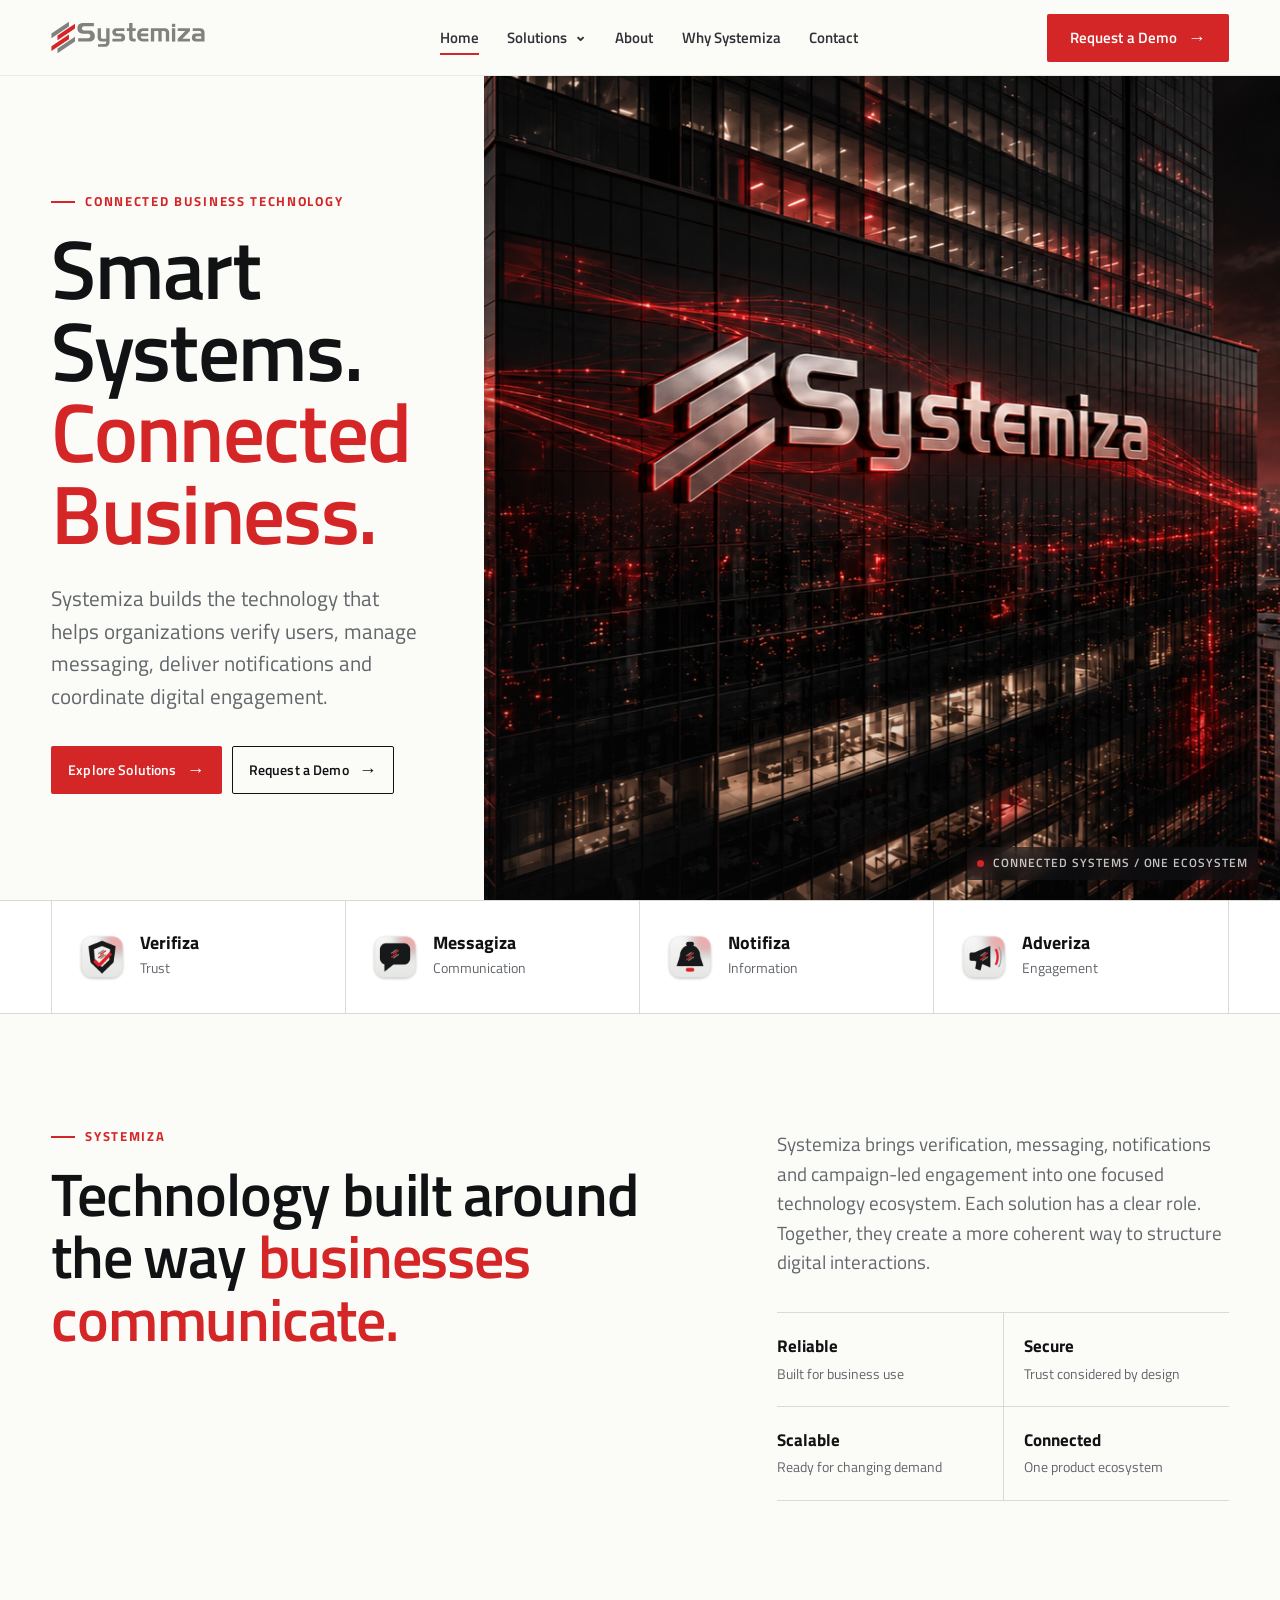
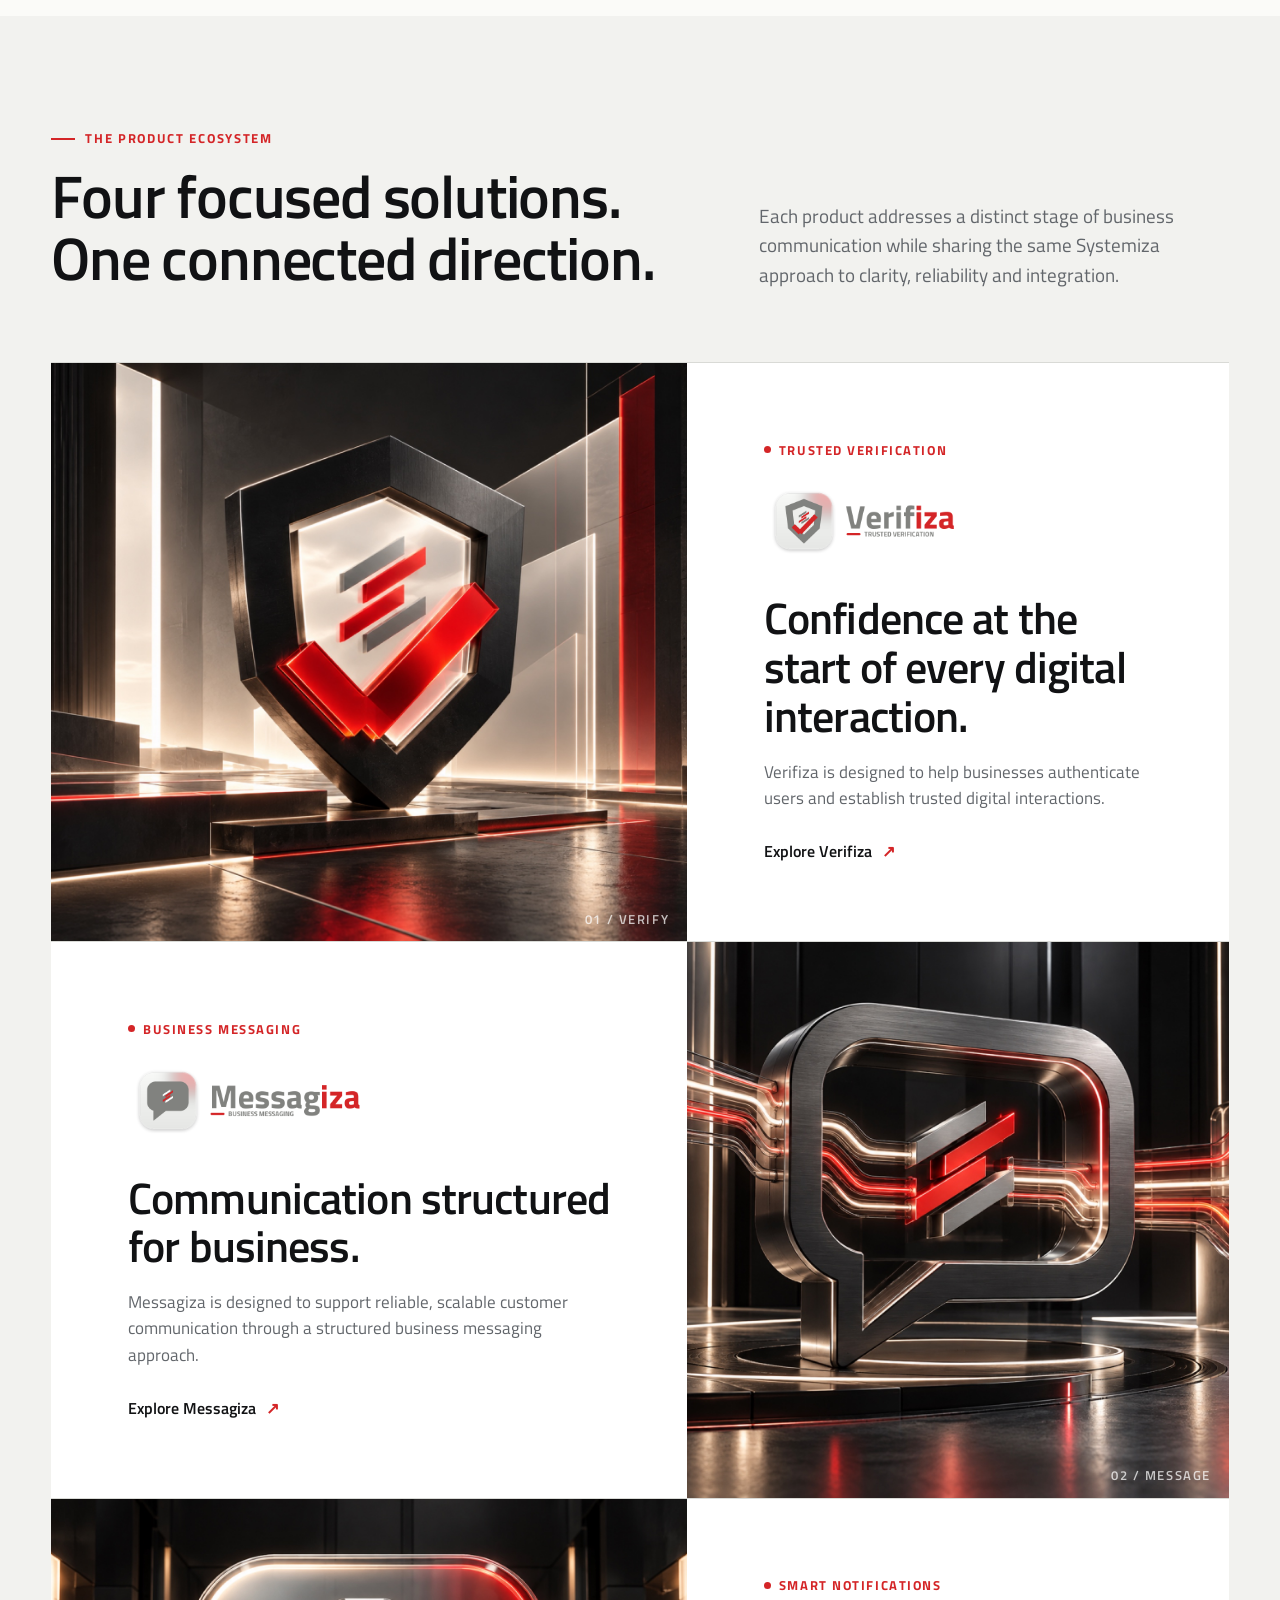
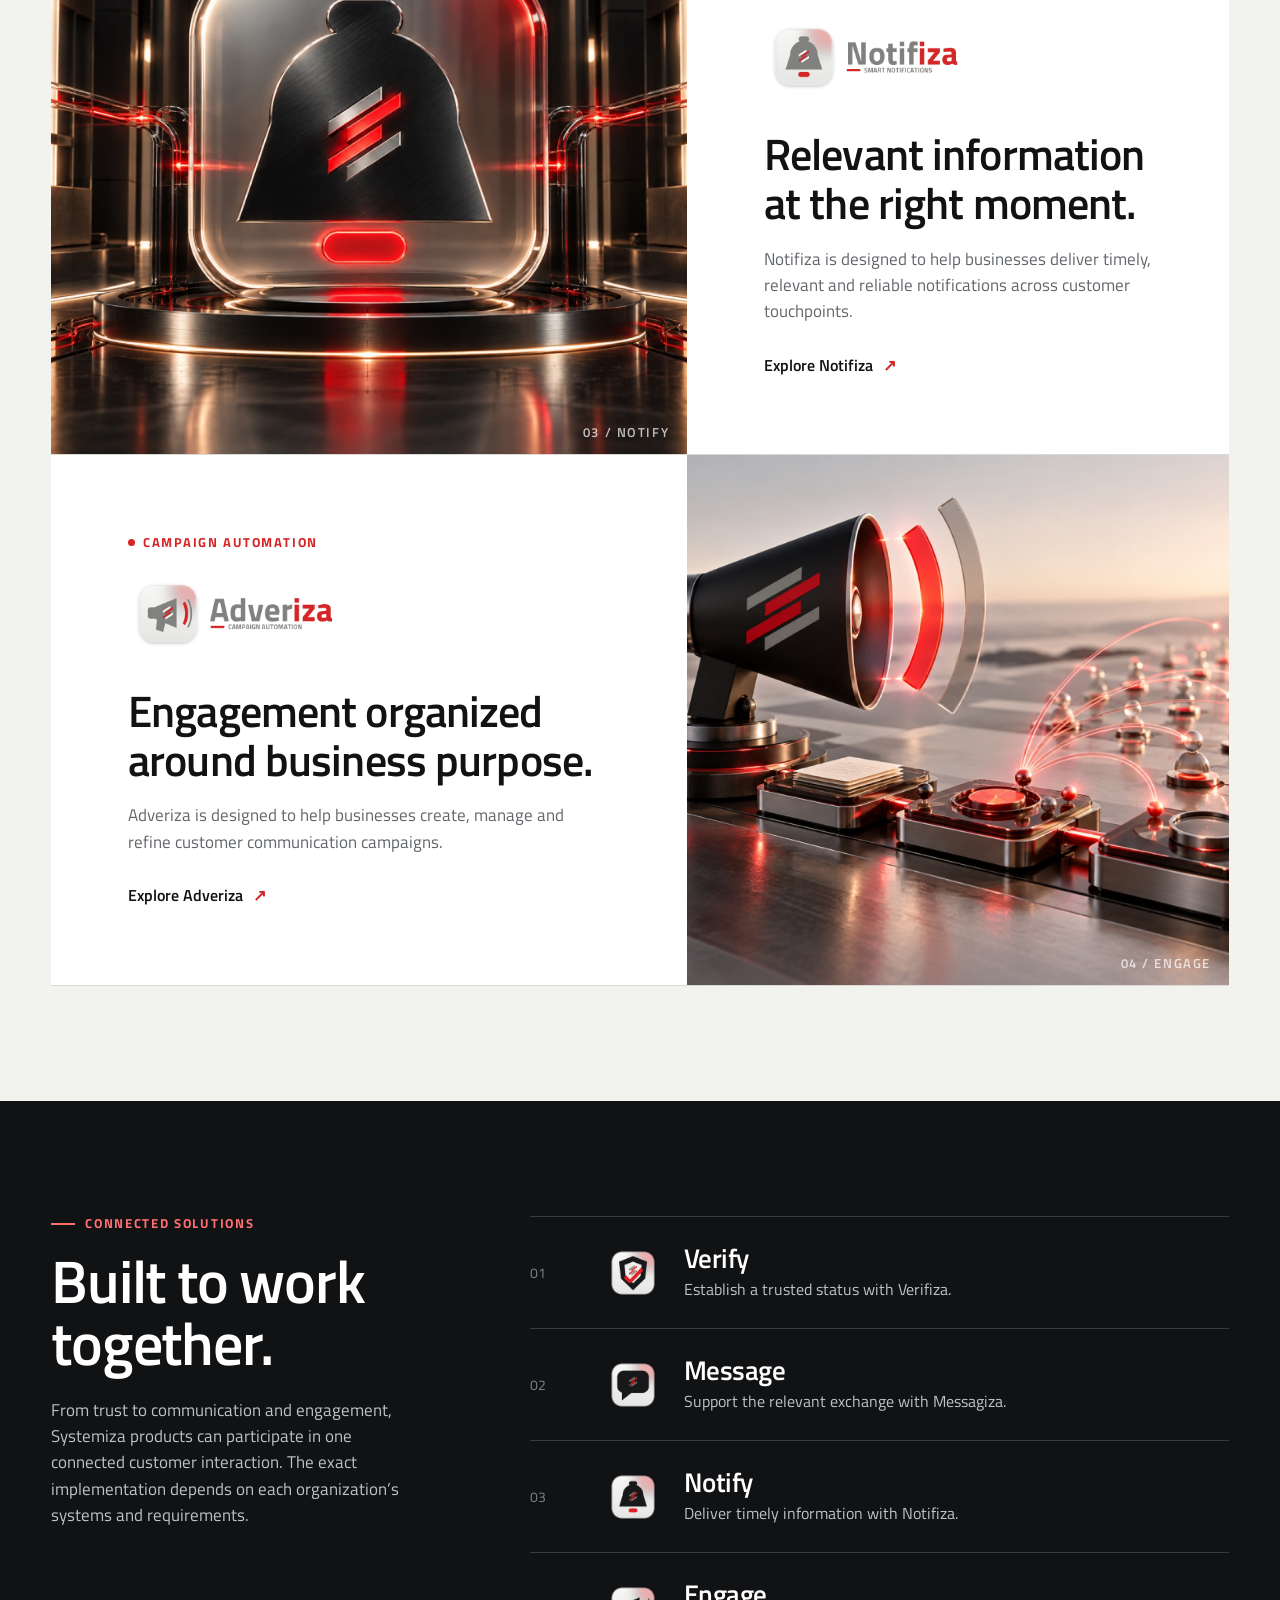
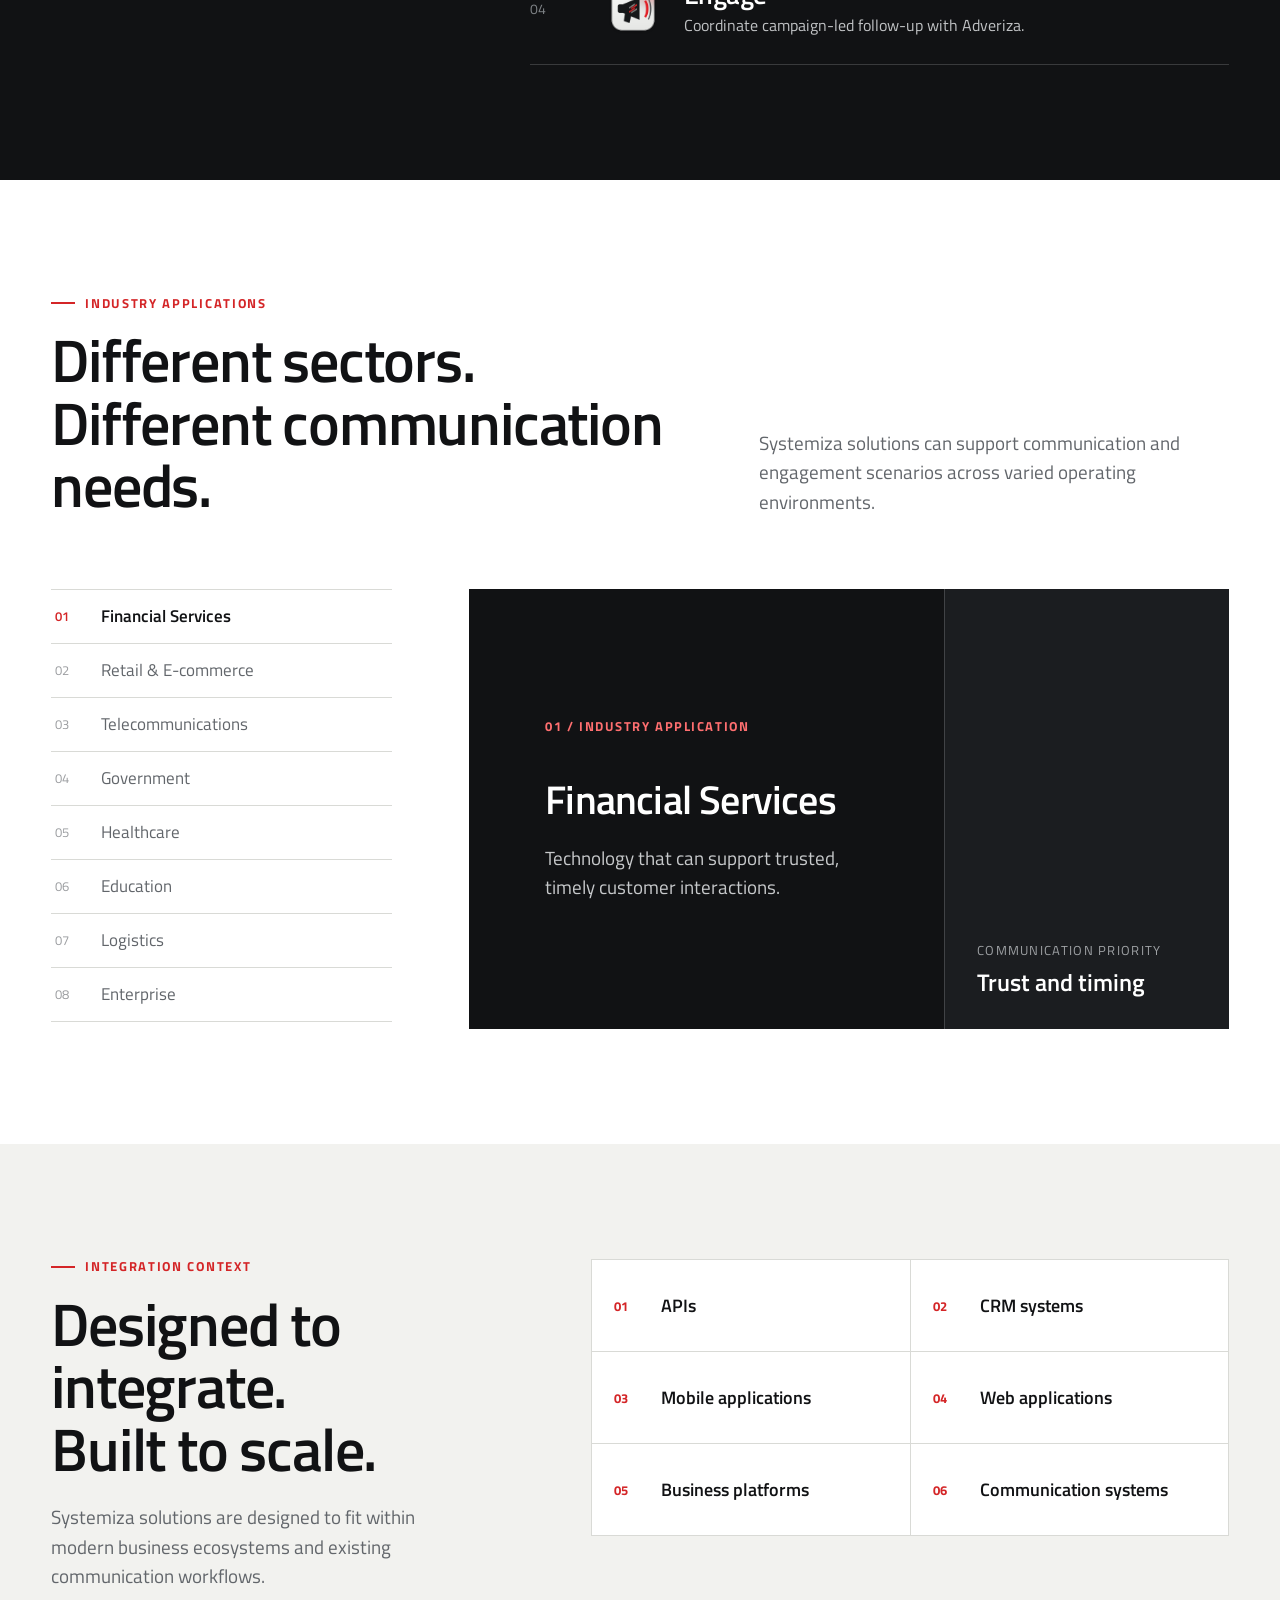
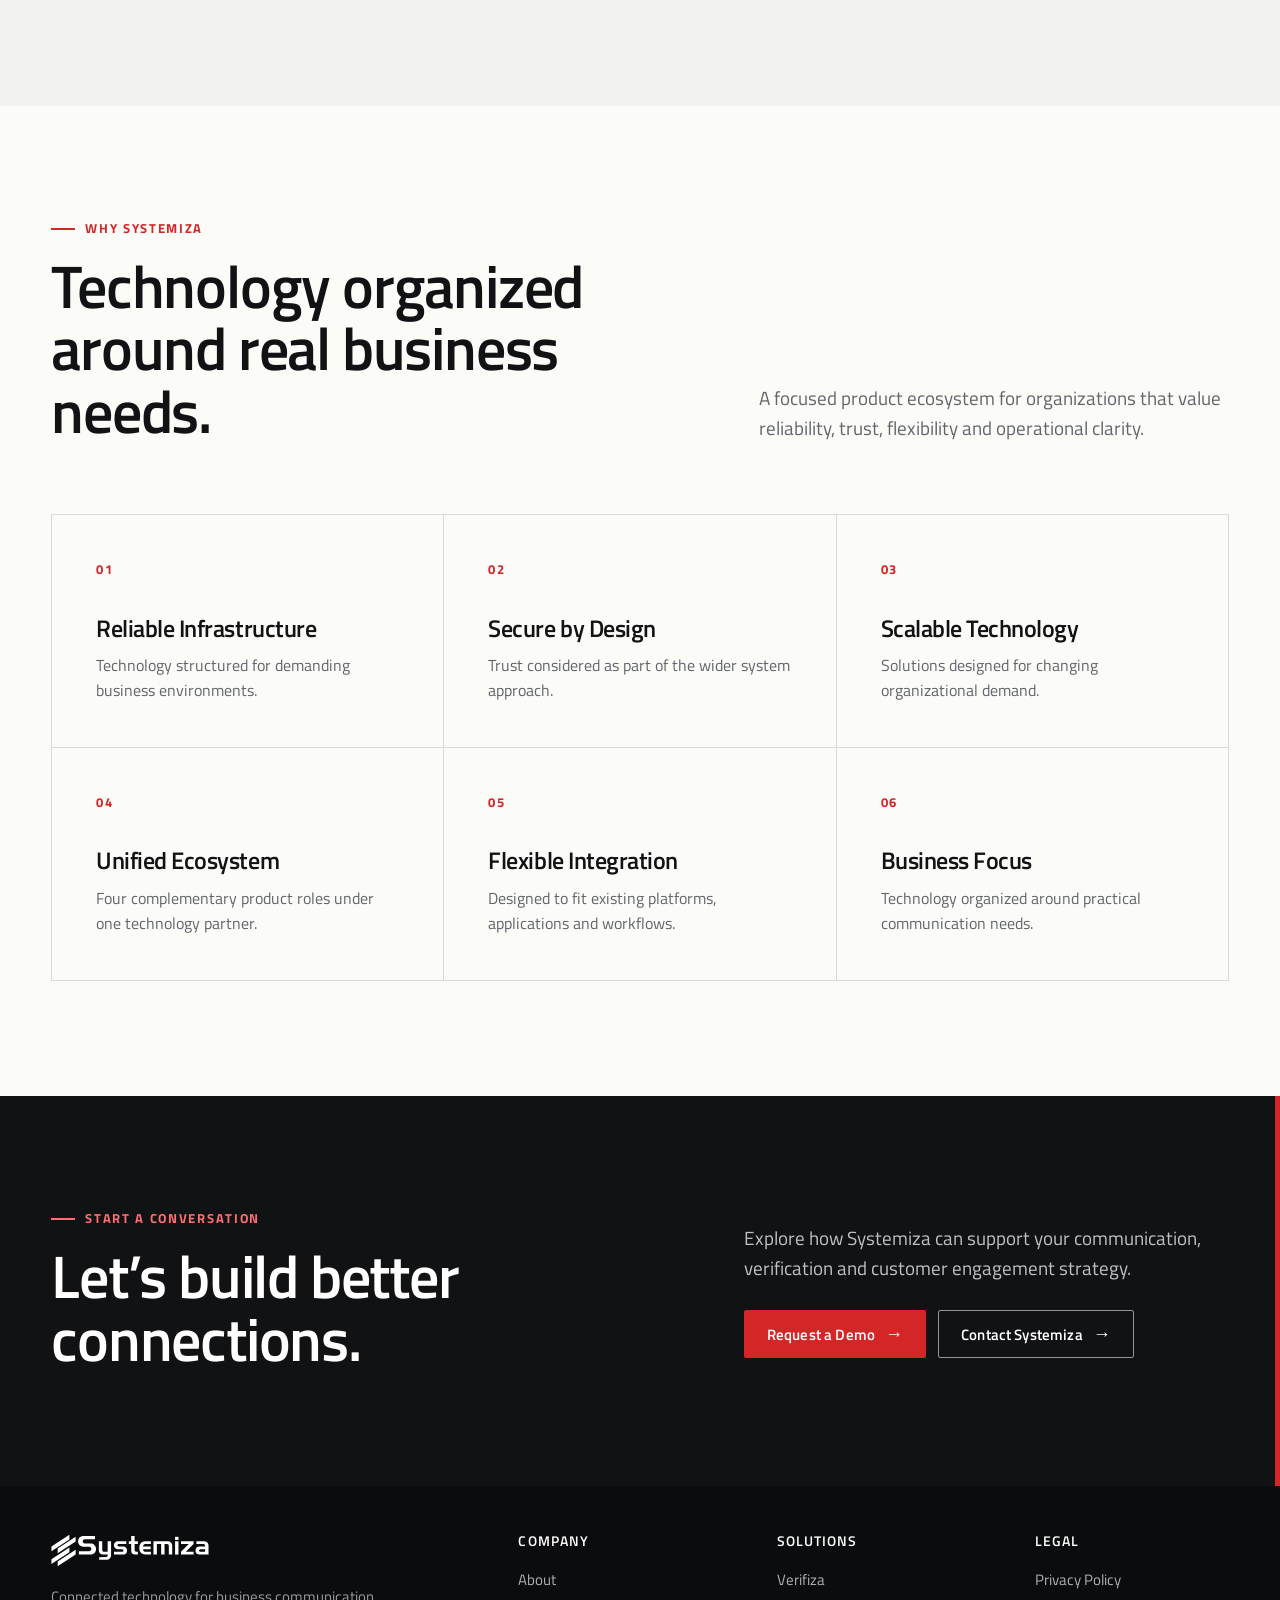
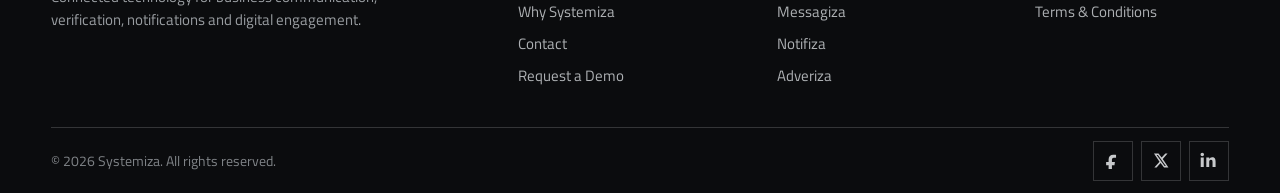
<file: index.html>
<!doctype html>
<html lang="en">
<head>
  <meta charset="utf-8">
  <meta name="viewport" content="width=device-width, initial-scale=1">
  <title>Systemiza | Smart Business Communication Solutions</title>
  <meta name="description" content="Systemiza builds connected technology for business messaging, notifications, verification and campaign automation.">
  <meta property="og:title" content="Systemiza | Smart Systems. Connected Business.">
  <meta property="og:description" content="Connected business communication technology from Systemiza.">
  <meta property="og:type" content="website">
  <meta property="og:image" content="assets/systemiza-building-red-black.png">
  <meta name="twitter:card" content="summary_large_image">
  <link rel="canonical" href="https://systemiza-minimal-ui-v2.crafty-creek-1632.chatgpt.site/">
  <link rel="icon" href="assets/favicon.svg" type="image/svg+xml">
  <link rel="preload" href="assets/systemiza-building-red-black.png" as="image" type="image/png" fetchpriority="high">
  <script>document.documentElement.classList.add('js-enabled');</script>
  <link rel="stylesheet" href="styles.css">
</head>
<body data-page="home">
  <a class="skip-link" href="#main">Skip to content</a>
  <header class="site-header">
    <div class="shell header-inner">
      <a class="brand" href="index.html" aria-label="Systemiza home"><img src="assets/systemiza-logo.svg" width="1920" height="400" alt="Systemiza"></a>
      <nav class="desktop-nav" aria-label="Primary navigation">
        <a href="index.html" aria-current="page">Home</a>
        <details class="solutions-menu">
          <summary class="solutions-summary">Solutions</summary>
          <div class="solutions-panel">
            <div class="solutions-grid">
              <a class="solution-menu-link" href="solutions/verifiza/index.html"><img src="assets/product-icons/verifiza.png" width="1024" height="1024" alt=""><span><strong>Verifiza</strong><small>Trusted verification</small></span><span aria-hidden="true">↗</span></a>
              <a class="solution-menu-link" href="solutions/messagiza/index.html"><img src="assets/product-icons/messagiza.png" width="1024" height="1024" alt=""><span><strong>Messagiza</strong><small>Business messaging</small></span><span aria-hidden="true">↗</span></a>
              <a class="solution-menu-link" href="solutions/notifiza/index.html"><img src="assets/product-icons/notifiza.png" width="1024" height="1024" alt=""><span><strong>Notifiza</strong><small>Smart notifications</small></span><span aria-hidden="true">↗</span></a>
              <a class="solution-menu-link" href="solutions/adveriza/index.html"><img src="assets/product-icons/adveriza.png" width="1024" height="1024" alt=""><span><strong>Adveriza</strong><small>Campaign automation</small></span><span aria-hidden="true">↗</span></a>
            </div>
          </div>
        </details>
        <a href="about.html">About</a>
        <a href="index.html#why">Why Systemiza</a>
        <a href="contact.html">Contact</a>
      </nav>
      <a class="button button--primary header-cta" href="request-demo.html">Request a Demo</a>
      <button class="menu-toggle" type="button" aria-expanded="false" aria-controls="mobile-menu" aria-label="Open navigation"><span aria-hidden="true"></span></button>
    </div>
  </header>
  <div class="mobile-menu" id="mobile-menu">
    <nav class="mobile-nav" aria-label="Mobile navigation">
      <a href="index.html" aria-current="page">Home</a>
      <div class="mobile-products">
        <p>Solutions</p>
        <a class="mobile-product-link" href="solutions/verifiza/index.html"><img src="assets/product-icons/verifiza.png" width="1024" height="1024" alt=""><span><strong>Verifiza</strong><small>Trusted verification</small></span><span aria-hidden="true">→</span></a>
        <a class="mobile-product-link" href="solutions/messagiza/index.html"><img src="assets/product-icons/messagiza.png" width="1024" height="1024" alt=""><span><strong>Messagiza</strong><small>Business messaging</small></span><span aria-hidden="true">→</span></a>
        <a class="mobile-product-link" href="solutions/notifiza/index.html"><img src="assets/product-icons/notifiza.png" width="1024" height="1024" alt=""><span><strong>Notifiza</strong><small>Smart notifications</small></span><span aria-hidden="true">→</span></a>
        <a class="mobile-product-link" href="solutions/adveriza/index.html"><img src="assets/product-icons/adveriza.png" width="1024" height="1024" alt=""><span><strong>Adveriza</strong><small>Campaign automation</small></span><span aria-hidden="true">→</span></a>
      </div>
      <a href="about.html">About</a>
      <a href="index.html#why">Why Systemiza</a>
      <a href="contact.html">Contact</a>
      <a class="button button--primary" href="request-demo.html">Request a Demo</a>
    </nav>
  </div>

  <main id="main">
    <section class="home-hero" aria-labelledby="home-title">
      <div class="home-hero__grid">
        <div class="home-hero__copy">
          <p class="eyebrow">Connected business technology</p>
          <h1 id="home-title"><span>Smart Systems.</span><span>Connected Business.</span></h1>
          <p>Systemiza builds the technology that helps organizations verify users, manage messaging, deliver notifications and coordinate digital engagement.</p>
          <div class="actions">
            <a class="button button--primary" href="#solutions">Explore Solutions</a>
            <a class="button button--secondary" href="request-demo.html">Request a Demo</a>
          </div>
        </div>
        <figure class="home-hero__image">
          <img src="assets/systemiza-building-red-black.png" width="1672" height="941" alt="Systemiza logo mounted on a glass tower above a city connected by red illuminated network lines" fetchpriority="high">
          <figcaption class="hero-caption">Connected systems / one ecosystem</figcaption>
        </figure>
      </div>
    </section>

    <nav class="product-rail" aria-label="Explore Systemiza solutions">
      <div class="shell product-rail__grid">
        <a class="product-rail__link" href="solutions/verifiza/index.html"><img src="assets/product-icons/verifiza.png" width="1024" height="1024" alt=""><span><strong>Verifiza</strong><small>Trust</small></span><span aria-hidden="true">↗</span></a>
        <a class="product-rail__link" href="solutions/messagiza/index.html"><img src="assets/product-icons/messagiza.png" width="1024" height="1024" alt=""><span><strong>Messagiza</strong><small>Communication</small></span><span aria-hidden="true">↗</span></a>
        <a class="product-rail__link" href="solutions/notifiza/index.html"><img src="assets/product-icons/notifiza.png" width="1024" height="1024" alt=""><span><strong>Notifiza</strong><small>Information</small></span><span aria-hidden="true">↗</span></a>
        <a class="product-rail__link" href="solutions/adveriza/index.html"><img src="assets/product-icons/adveriza.png" width="1024" height="1024" alt=""><span><strong>Adveriza</strong><small>Engagement</small></span><span aria-hidden="true">↗</span></a>
      </div>
    </nav>

    <section class="section positioning" aria-labelledby="positioning-title">
      <div class="shell positioning__grid">
        <div class="positioning__statement reveal">
          <p class="eyebrow">Systemiza</p>
          <h2 id="positioning-title">Technology built around the way <em>businesses communicate.</em></h2>
        </div>
        <div class="positioning__copy reveal">
          <p>Systemiza brings verification, messaging, notifications and campaign-led engagement into one focused technology ecosystem. Each solution has a clear role. Together, they create a more coherent way to structure digital interactions.</p>
          <div class="principle-strip" aria-label="Systemiza operating principles">
            <div><strong>Reliable</strong><span>Built for business use</span></div>
            <div><strong>Secure</strong><span>Trust considered by design</span></div>
            <div><strong>Scalable</strong><span>Ready for changing demand</span></div>
            <div><strong>Connected</strong><span>One product ecosystem</span></div>
          </div>
        </div>
      </div>
    </section>

    <section class="section section--surface" id="solutions" aria-labelledby="solutions-title">
      <div class="shell">
        <header class="section-heading reveal">
          <div><p class="eyebrow">The product ecosystem</p><h2 id="solutions-title">Four focused solutions.<br>One connected direction.</h2></div>
          <p>Each product addresses a distinct stage of business communication while sharing the same Systemiza approach to clarity, reliability and integration.</p>
        </header>
        <div class="product-list">
          <article class="product-feature reveal">
            <figure class="product-feature__visual"><img src="assets/product-visuals/verifiza.jpg" width="1800" height="1350" alt="A dimensional Verifiza shield and verification mark within a precision-built environment" loading="lazy" decoding="async"><span class="product-feature__number">01 / VERIFY</span></figure>
            <div class="product-feature__copy"><span class="product-role">Trusted verification</span><div class="product-lockup"><img src="assets/product-lockups/verifiza.png" width="1500" height="500" alt="Verifiza — Trusted Verification" loading="lazy"></div><h3>Confidence at the start of every digital interaction.</h3><p>Verifiza is designed to help businesses authenticate users and establish trusted digital interactions.</p><a class="text-link" href="solutions/verifiza/index.html">Explore Verifiza</a></div>
          </article>
          <article class="product-feature reveal">
            <figure class="product-feature__visual"><img src="assets/product-visuals/messagiza.jpg" width="1800" height="1350" alt="A sculptural Messagiza conversation symbol routing communication streams" loading="lazy" decoding="async"><span class="product-feature__number">02 / MESSAGE</span></figure>
            <div class="product-feature__copy"><span class="product-role">Business messaging</span><div class="product-lockup"><img src="assets/product-lockups/messagiza.png" width="1500" height="500" alt="Messagiza — Business Messaging" loading="lazy"></div><h3>Communication structured for business.</h3><p>Messagiza is designed to support reliable, scalable customer communication through a structured business messaging approach.</p><a class="text-link" href="solutions/messagiza/index.html">Explore Messagiza</a></div>
          </article>
          <article class="product-feature reveal">
            <figure class="product-feature__visual"><img src="assets/product-visuals/notifiza.jpg" width="1800" height="1350" alt="A sculptural Notifiza bell connected to illuminated notification signals" loading="lazy" decoding="async"><span class="product-feature__number">03 / NOTIFY</span></figure>
            <div class="product-feature__copy"><span class="product-role">Smart notifications</span><div class="product-lockup"><img src="assets/product-lockups/notifiza.png" width="1500" height="500" alt="Notifiza — Smart Notifications" loading="lazy"></div><h3>Relevant information at the right moment.</h3><p>Notifiza is designed to help businesses deliver timely, relevant and reliable notifications across customer touchpoints.</p><a class="text-link" href="solutions/notifiza/index.html">Explore Notifiza</a></div>
          </article>
          <article class="product-feature reveal">
            <figure class="product-feature__visual"><img src="assets/product-visuals/adveriza.jpg" width="1800" height="1350" alt="A sculptural Adveriza megaphone distributing coordinated campaign signals" loading="lazy" decoding="async"><span class="product-feature__number">04 / ENGAGE</span></figure>
            <div class="product-feature__copy"><span class="product-role">Campaign automation</span><div class="product-lockup"><img src="assets/product-lockups/adveriza.png" width="1500" height="500" alt="Adveriza — Campaign Automation" loading="lazy"></div><h3>Engagement organized around business purpose.</h3><p>Adveriza is designed to help businesses create, manage and refine customer communication campaigns.</p><a class="text-link" href="solutions/adveriza/index.html">Explore Adveriza</a></div>
          </article>
        </div>
      </div>
    </section>

    <section class="section section--dark" aria-labelledby="ecosystem-title">
      <div class="shell ecosystem-layout">
        <div class="ecosystem-layout__intro reveal">
          <p class="eyebrow eyebrow--light">Connected solutions</p>
          <h2 id="ecosystem-title">Built to work together.</h2>
          <p>From trust to communication and engagement, Systemiza products can participate in one connected customer interaction. The exact implementation depends on each organization’s systems and requirements.</p>
        </div>
        <ol class="ecosystem-steps reveal">
          <li class="ecosystem-step"><span>01</span><img src="assets/product-icons/verifiza.png" width="1024" height="1024" alt=""><div><h3>Verify</h3><p>Establish a trusted status with Verifiza.</p></div></li>
          <li class="ecosystem-step"><span>02</span><img src="assets/product-icons/messagiza.png" width="1024" height="1024" alt=""><div><h3>Message</h3><p>Support the relevant exchange with Messagiza.</p></div></li>
          <li class="ecosystem-step"><span>03</span><img src="assets/product-icons/notifiza.png" width="1024" height="1024" alt=""><div><h3>Notify</h3><p>Deliver timely information with Notifiza.</p></div></li>
          <li class="ecosystem-step"><span>04</span><img src="assets/product-icons/adveriza.png" width="1024" height="1024" alt=""><div><h3>Engage</h3><p>Coordinate campaign-led follow-up with Adveriza.</p></div></li>
        </ol>
      </div>
    </section>

    <section class="section section--white" aria-labelledby="industries-title">
      <div class="shell">
        <header class="section-heading reveal"><div><p class="eyebrow">Industry applications</p><h2 id="industries-title">Different sectors.<br>Different communication needs.</h2></div><p>Systemiza solutions can support communication and engagement scenarios across varied operating environments.</p></header>
        <div class="industries-layout reveal">
          <div class="sector-tabs" role="tablist" aria-label="Industries Systemiza can serve">
            <button class="sector-tab" type="button" role="tab" aria-selected="true" aria-controls="sector-panel" data-number="01" data-title="Financial Services" data-copy="Technology that can support trusted, timely customer interactions." data-need="Trust and timing"><span>01</span>Financial Services</button>
            <button class="sector-tab" type="button" role="tab" aria-selected="false" aria-controls="sector-panel" tabindex="-1" data-number="02" data-title="Retail &amp; E-commerce" data-copy="Technology that can support transactional and engagement communication." data-need="Relevant engagement"><span>02</span>Retail &amp; E-commerce</button>
            <button class="sector-tab" type="button" role="tab" aria-selected="false" aria-controls="sector-panel" tabindex="-1" data-number="03" data-title="Telecommunications" data-copy="Technology that can support high-volume customer touchpoints." data-need="Communication at scale"><span>03</span>Telecommunications</button>
            <button class="sector-tab" type="button" role="tab" aria-selected="false" aria-controls="sector-panel" tabindex="-1" data-number="04" data-title="Government" data-copy="Technology that can support clear digital information delivery." data-need="Clear information"><span>04</span>Government</button>
            <button class="sector-tab" type="button" role="tab" aria-selected="false" aria-controls="sector-panel" tabindex="-1" data-number="05" data-title="Healthcare" data-copy="Technology that can support reliable communication workflows." data-need="Reliable workflows"><span>05</span>Healthcare</button>
            <button class="sector-tab" type="button" role="tab" aria-selected="false" aria-controls="sector-panel" tabindex="-1" data-number="06" data-title="Education" data-copy="Technology that can support connected institutional communication." data-need="Connected communities"><span>06</span>Education</button>
            <button class="sector-tab" type="button" role="tab" aria-selected="false" aria-controls="sector-panel" tabindex="-1" data-number="07" data-title="Logistics" data-copy="Technology that can support operational updates across journeys." data-need="Timely updates"><span>07</span>Logistics</button>
            <button class="sector-tab" type="button" role="tab" aria-selected="false" aria-controls="sector-panel" tabindex="-1" data-number="08" data-title="Enterprise" data-copy="Technology that can support unified communication processes." data-need="Unified operations"><span>08</span>Enterprise</button>
          </div>
          <div class="sector-panel" id="sector-panel" role="tabpanel" aria-live="polite">
            <div class="sector-panel__copy"><span class="sector-panel__index">01 / Industry application</span><h3>Financial Services</h3><p>Technology that can support trusted, timely customer interactions.</p></div>
            <div class="sector-panel__aside"><span>Communication priority</span><strong>Trust and timing</strong></div>
          </div>
        </div>
      </div>
    </section>

    <section class="section section--surface" aria-labelledby="integration-title">
      <div class="shell integration-simple">
        <div class="integration-simple__intro reveal">
          <p class="eyebrow">Integration context</p>
          <h2 id="integration-title">Designed to integrate.<br>Built to scale.</h2>
          <p>Systemiza solutions are designed to fit within modern business ecosystems and existing communication workflows.</p>
        </div>
        <ul class="integration-list reveal" aria-label="Systems Systemiza can connect with conceptually">
          <li><span>01</span><strong>APIs</strong></li>
          <li><span>02</span><strong>CRM systems</strong></li>
          <li><span>03</span><strong>Mobile applications</strong></li>
          <li><span>04</span><strong>Web applications</strong></li>
          <li><span>05</span><strong>Business platforms</strong></li>
          <li><span>06</span><strong>Communication systems</strong></li>
        </ul>
      </div>
    </section>

    <section class="section" id="why" aria-labelledby="why-title">
      <div class="shell">
        <header class="section-heading reveal"><div><p class="eyebrow">Why Systemiza</p><h2 id="why-title">Technology organized around real business needs.</h2></div><p>A focused product ecosystem for organizations that value reliability, trust, flexibility and operational clarity.</p></header>
        <div class="why-grid reveal">
          <article class="why-item"><span>01</span><h3>Reliable Infrastructure</h3><p>Technology structured for demanding business environments.</p></article>
          <article class="why-item"><span>02</span><h3>Secure by Design</h3><p>Trust considered as part of the wider system approach.</p></article>
          <article class="why-item"><span>03</span><h3>Scalable Technology</h3><p>Solutions designed for changing organizational demand.</p></article>
          <article class="why-item"><span>04</span><h3>Unified Ecosystem</h3><p>Four complementary product roles under one technology partner.</p></article>
          <article class="why-item"><span>05</span><h3>Flexible Integration</h3><p>Designed to fit existing platforms, applications and workflows.</p></article>
          <article class="why-item"><span>06</span><h3>Business Focus</h3><p>Technology organized around practical communication needs.</p></article>
        </div>
      </div>
    </section>

    <section class="cta-band" aria-labelledby="cta-title">
      <div class="shell cta-band__inner reveal">
        <div><p class="eyebrow eyebrow--light">Start a conversation</p><h2 id="cta-title">Let’s build better connections.</h2></div>
        <div class="cta-band__action"><p>Explore how Systemiza can support your communication, verification and customer engagement strategy.</p><div class="actions"><a class="button button--primary" href="request-demo.html">Request a Demo</a><a class="button button--light" href="contact.html">Contact Systemiza</a></div></div>
      </div>
    </section>
  </main>

  <footer class="site-footer">
    <div class="shell footer-main">
      <div class="footer-brand"><img src="assets/systemiza-logo.svg" width="1920" height="400" alt="Systemiza"><p>Connected technology for business communication, verification, notifications and digital engagement.</p></div>
      <nav class="footer-col" aria-label="Company links"><h2>Company</h2><a href="about.html">About</a><a href="index.html#why">Why Systemiza</a><a href="contact.html">Contact</a><a href="request-demo.html">Request a Demo</a></nav>
      <nav class="footer-col" aria-label="Solution links"><h2>Solutions</h2><a href="solutions/verifiza/index.html">Verifiza</a><a href="solutions/messagiza/index.html">Messagiza</a><a href="solutions/notifiza/index.html">Notifiza</a><a href="solutions/adveriza/index.html">Adveriza</a></nav>
      <nav class="footer-col" aria-label="Legal links"><h2>Legal</h2><a href="privacy.html">Privacy Policy</a><a href="terms.html">Terms &amp; Conditions</a></nav>
    </div>
    <div class="shell footer-bottom"><p>© <span>2026</span> Systemiza. All rights reserved.</p><div class="social-links" aria-label="Systemiza social media"><a class="social-link" href="https://www.facebook.com/systemiza" target="_blank" rel="noopener noreferrer" aria-label="Systemiza on Facebook"><svg viewBox="0 0 24 24" aria-hidden="true"><path d="M14 8h3V4.2c-.5-.1-2.2-.2-4-.2-3.9 0-6.5 2.4-6.5 6.7V14H3v4.7h3.5V24h4.7v-5.3h3.6l.6-4.7h-4.2v-2.8C11.2 9.8 11.6 8 14 8Z"/></svg></a><a class="social-link" href="https://x.com/isystemiza" target="_blank" rel="noopener noreferrer" aria-label="Systemiza on X"><svg viewBox="0 0 24 24" aria-hidden="true"><path d="M18.9 2H22l-6.8 7.8L23.2 22H17l-4.9-6.4L6.5 22H3.3l7.3-8.3L2.8 2h6.4l4.4 5.8L18.9 2Zm-1.1 17.8h1.7L8.3 4.1H6.5l11.3 15.7Z"/></svg></a><a class="social-link" href="https://www.linkedin.com/in/systemiza/" target="_blank" rel="noopener noreferrer" aria-label="Systemiza on LinkedIn"><svg viewBox="0 0 24 24" aria-hidden="true"><path d="M5.3 7.8H1V21h4.3V7.8ZM3.2 1A2.5 2.5 0 1 0 3.2 6a2.5 2.5 0 0 0 0-5ZM13 7.8H8.9V21H13v-6.5c0-1.7.3-3.4 2.5-3.4s2.2 2 2.2 3.5V21H22v-7.2c0-3.6-.8-6.3-4.9-6.3-2 0-3.3 1.1-3.8 2.1H13V7.8Z"/></svg></a></div></div>
  </footer>
  <button class="back-to-top" type="button" aria-label="Back to top"><svg viewBox="0 0 24 24" aria-hidden="true"><path d="m6 14 6-6 6 6"/></svg></button>
  <script src="app.js" defer></script>
</body>
</html>
</file>
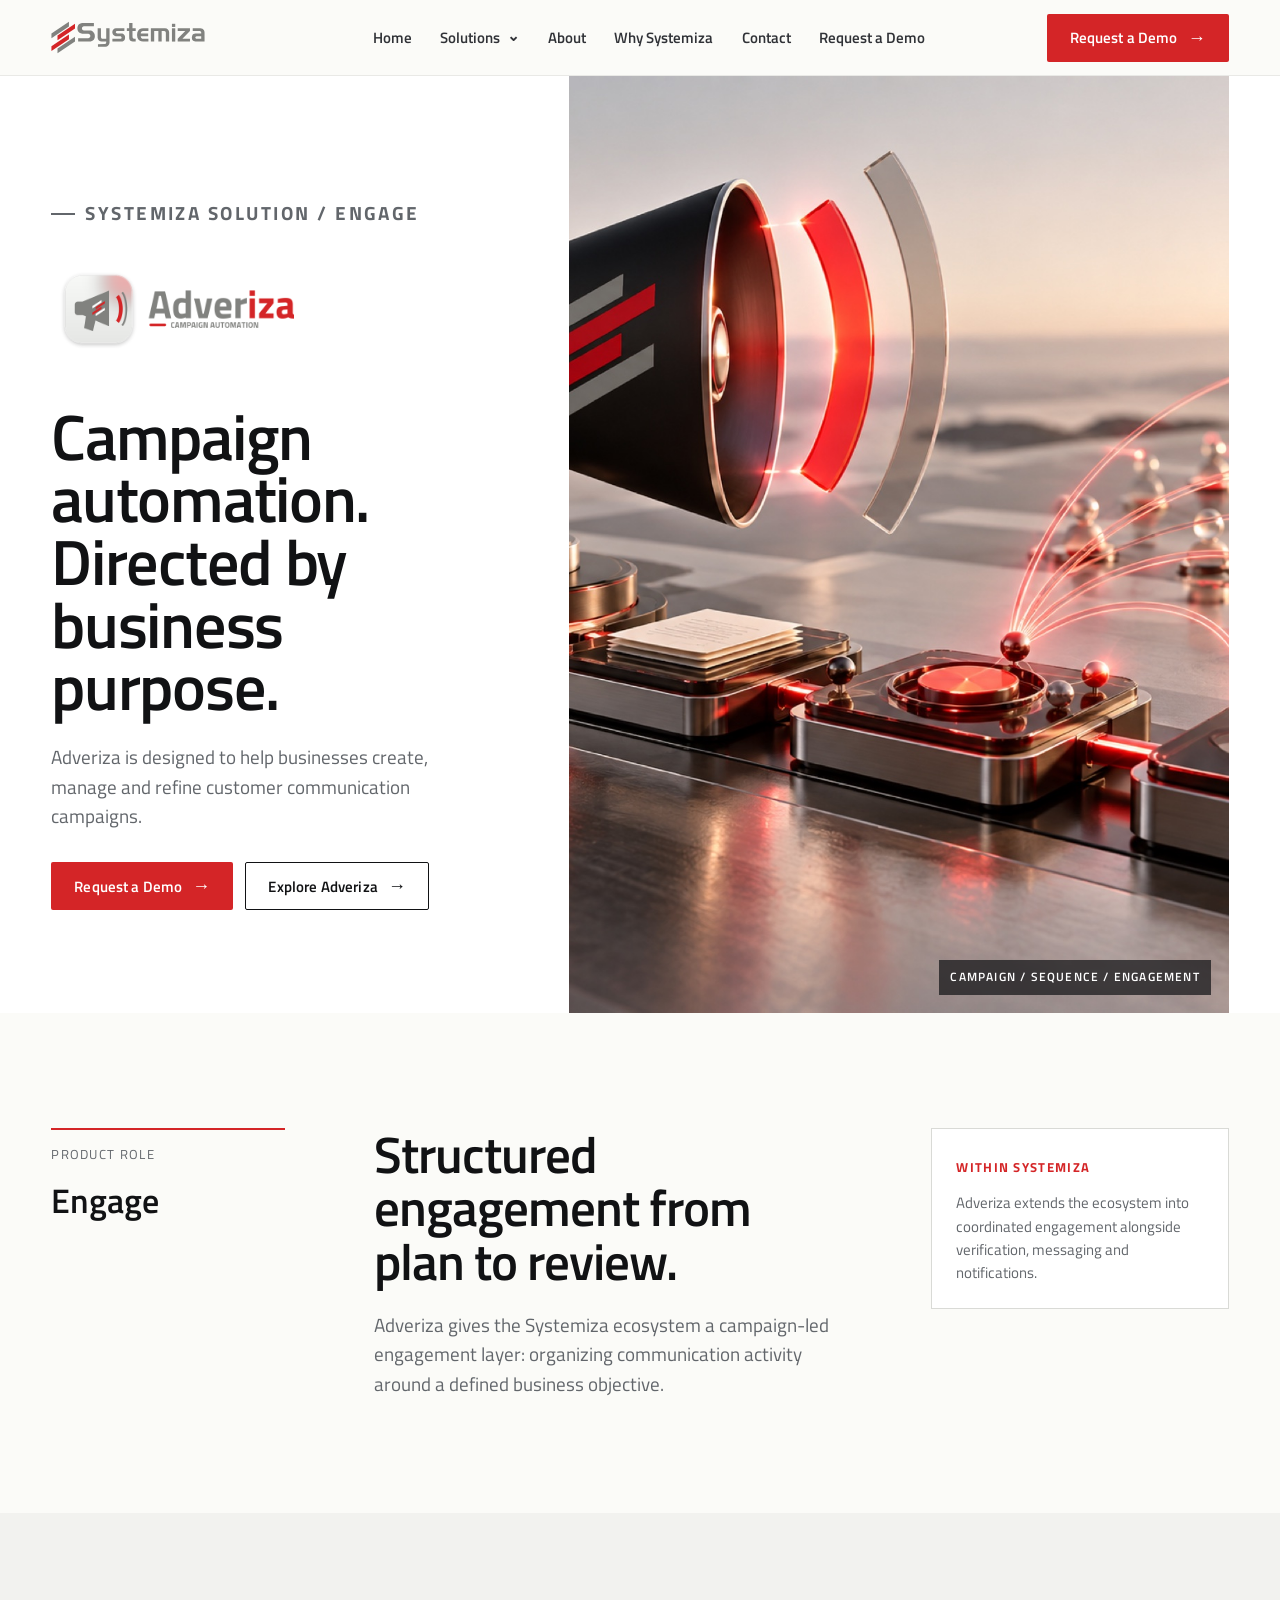
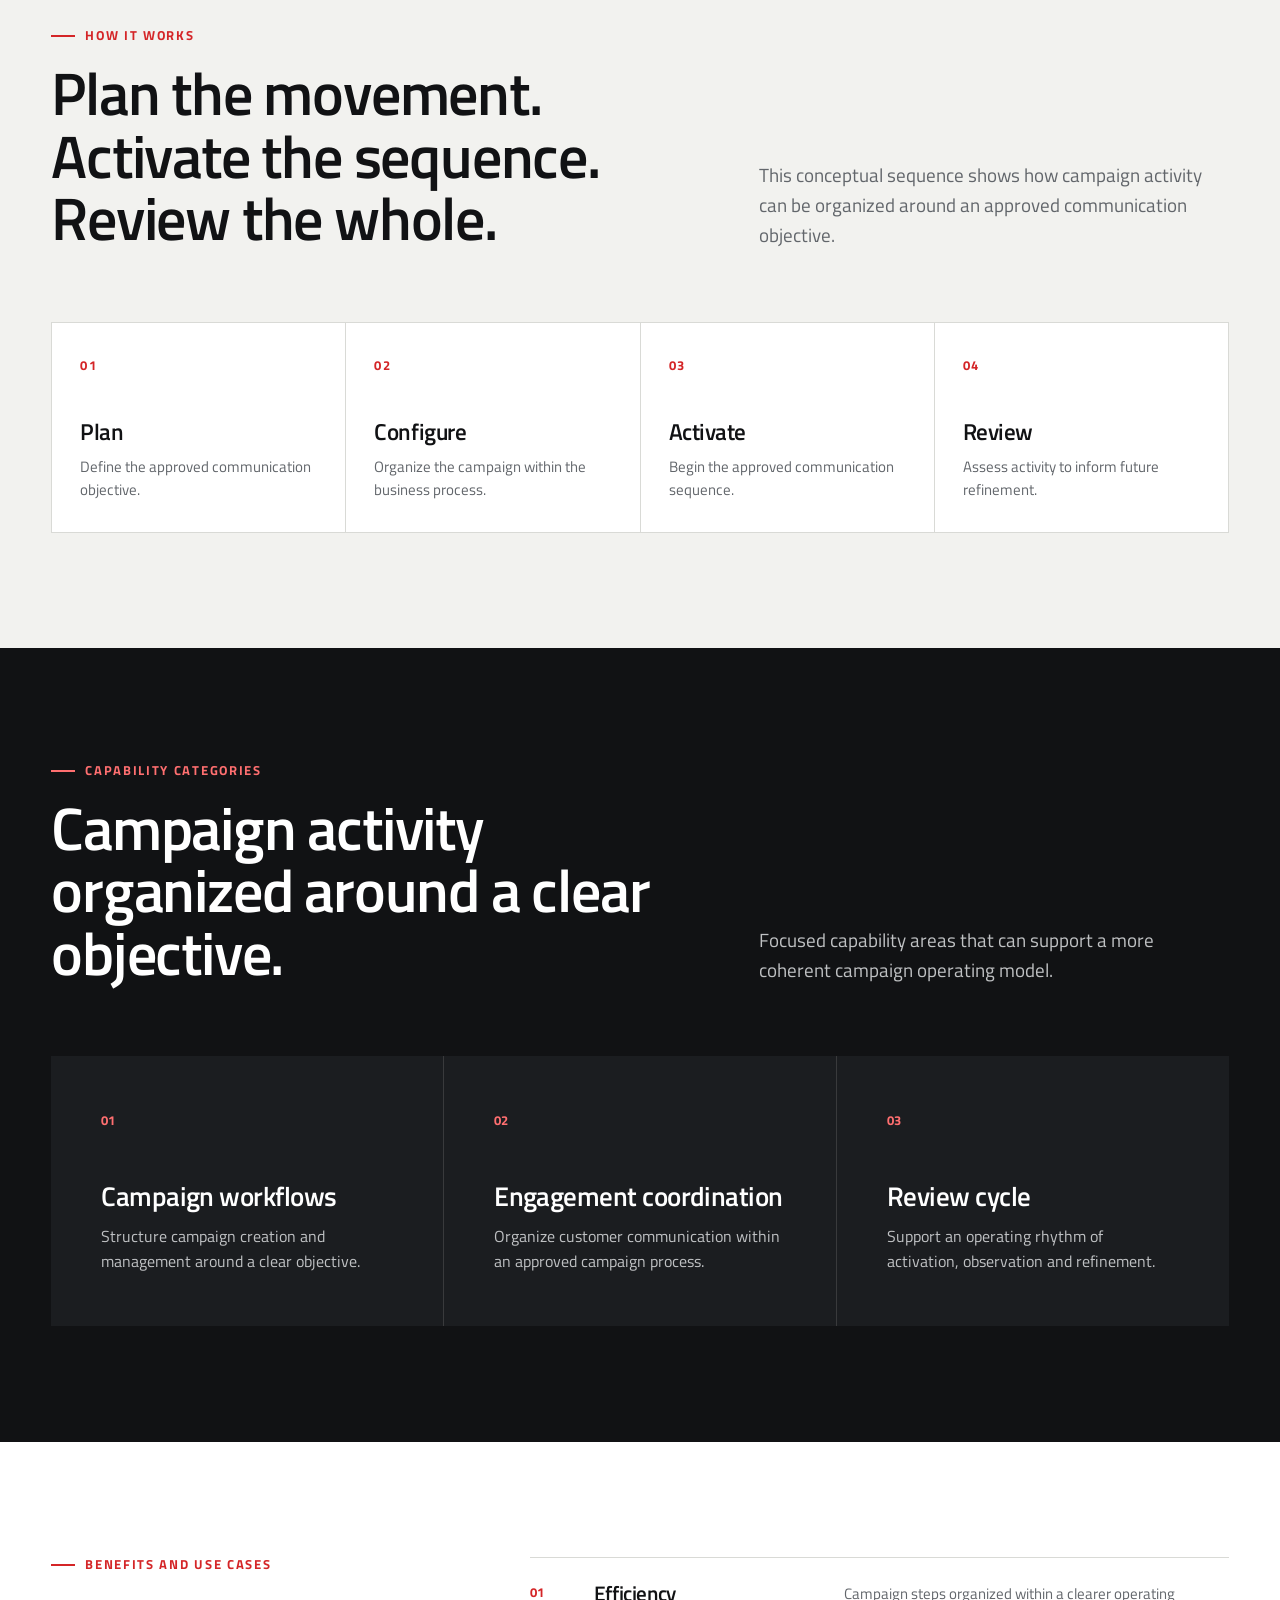
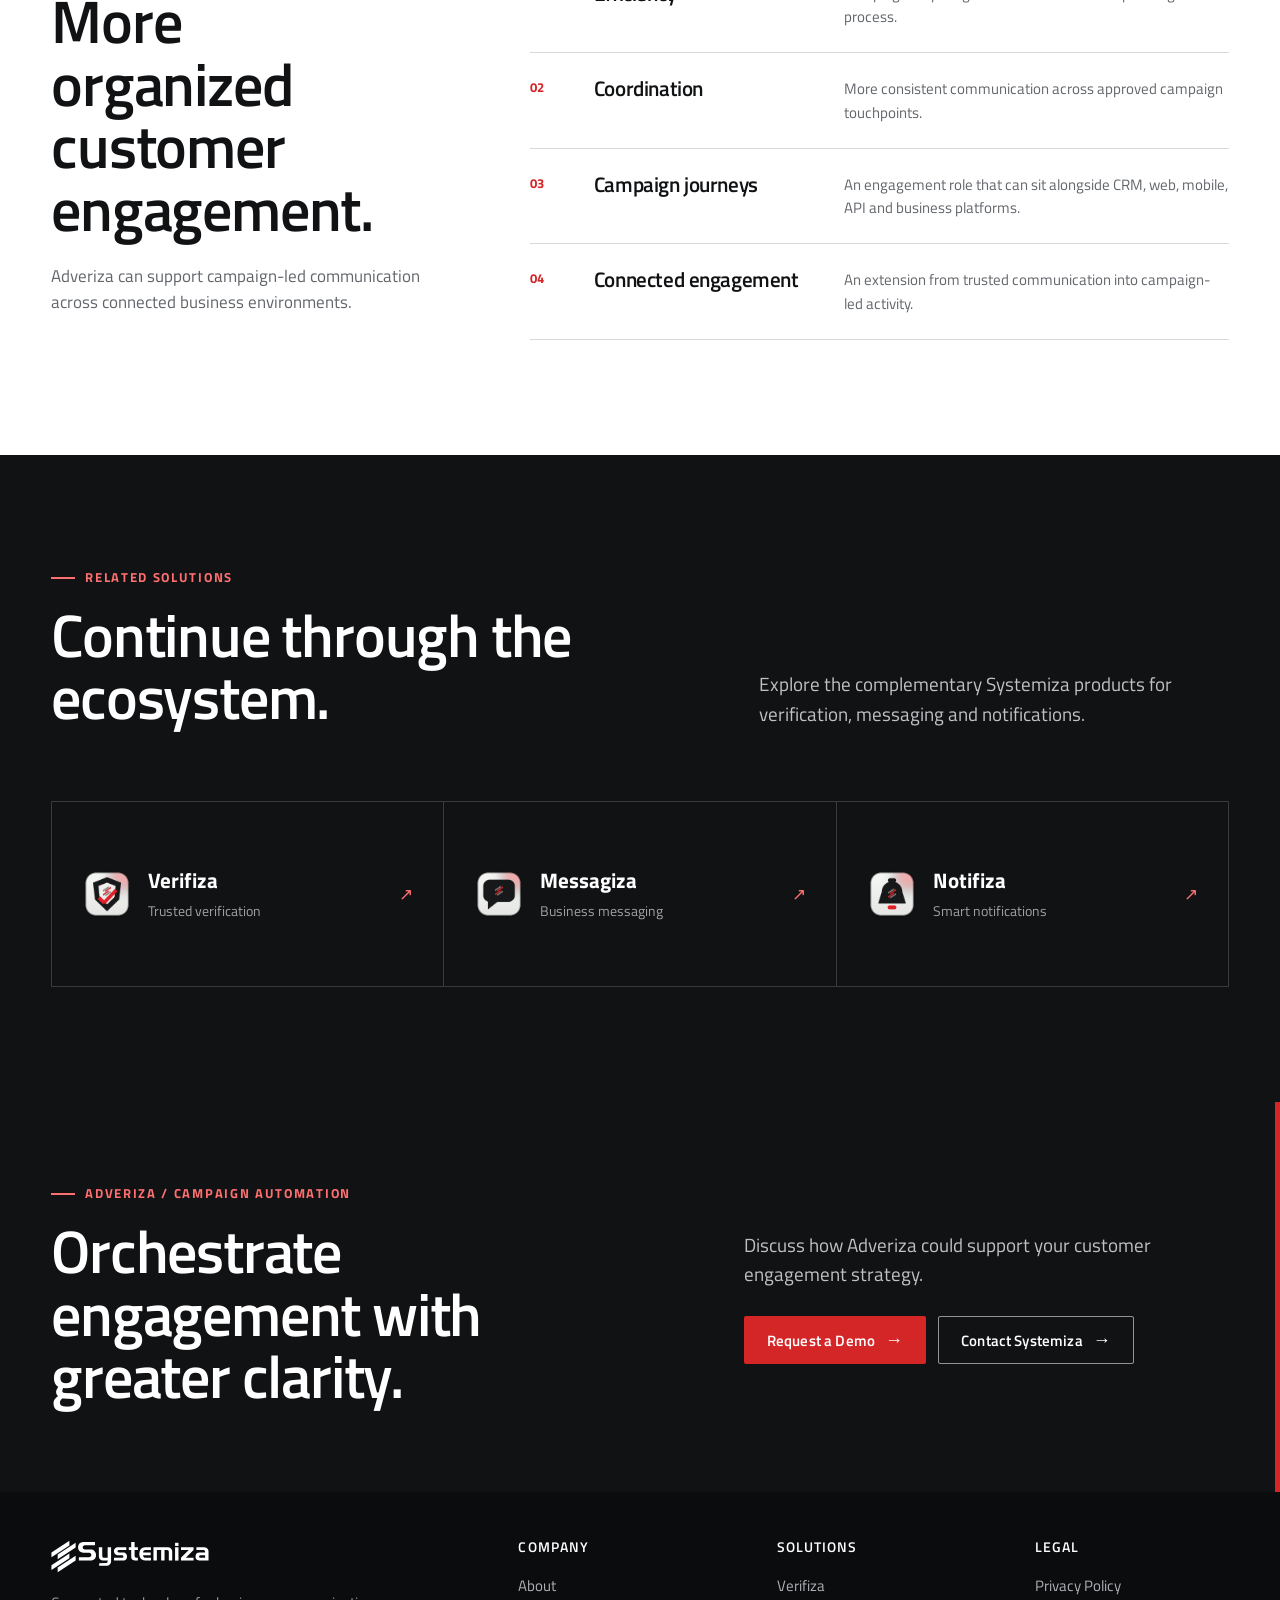
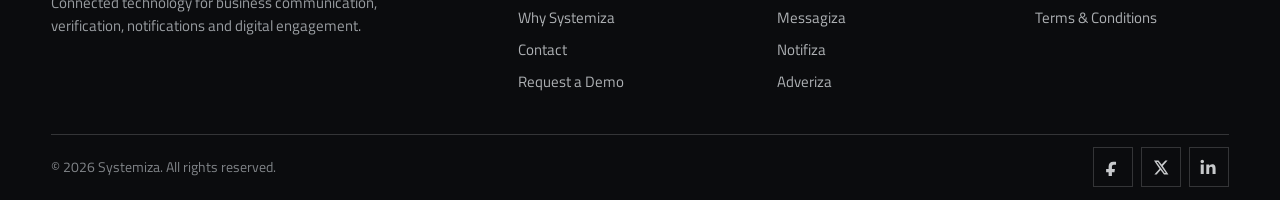
<file: solutions/adveriza/index.html>
<!doctype html>
<html lang="en">
<head>
  <meta charset="utf-8">
  <meta name="viewport" content="width=device-width, initial-scale=1">
  <title>Adveriza | Campaign Automation by Systemiza</title>
  <meta name="description" content="Adveriza is Systemiza’s campaign automation solution for customer communication and engagement.">
  <link rel="canonical" href="https://systemiza-minimal-ui-v2.crafty-creek-1632.chatgpt.site/solutions/adveriza/">
  <meta property="og:title" content="Adveriza | Campaign Automation by Systemiza">
  <meta property="og:description" content="A focused campaign automation solution within the connected Systemiza ecosystem.">
  <meta property="og:type" content="website">
  <meta property="og:url" content="https://systemiza-minimal-ui-v2.crafty-creek-1632.chatgpt.site/solutions/adveriza/">
  <meta property="og:image" content="https://systemiza-minimal-ui-v2.crafty-creek-1632.chatgpt.site/assets/product-visuals/adveriza.jpg">
  <meta name="twitter:card" content="summary_large_image">
  <link rel="icon" href="../../assets/favicon.svg" type="image/svg+xml">
  <script>document.documentElement.classList.add('js-enabled');</script><link rel="stylesheet" href="../../styles.css">
</head>
<body data-page="solution-adveriza">
  <a class="skip-link" href="#main">Skip to content</a>
  <header class="site-header"><div class="shell header-inner">
    <a class="brand" href="../../index.html" aria-label="Systemiza home"><img src="../../assets/systemiza-logo.svg" width="1920" height="400" alt="Systemiza"></a>
    <nav class="desktop-nav" aria-label="Primary navigation"><a href="../../index.html">Home</a><details class="solutions-menu"><summary class="solutions-summary">Solutions</summary><div class="solutions-panel"><div class="solutions-grid">
      <a class="solution-menu-link" href="../../solutions/verifiza/index.html"><img src="../../assets/product-icons/verifiza.png" width="1024" height="1024" alt=""><span><strong>Verifiza</strong><small>Trusted verification</small></span><span aria-hidden="true">↗</span></a>
      <a class="solution-menu-link" href="../../solutions/messagiza/index.html"><img src="../../assets/product-icons/messagiza.png" width="1024" height="1024" alt=""><span><strong>Messagiza</strong><small>Business messaging</small></span><span aria-hidden="true">↗</span></a>
      <a class="solution-menu-link" href="../../solutions/notifiza/index.html"><img src="../../assets/product-icons/notifiza.png" width="1024" height="1024" alt=""><span><strong>Notifiza</strong><small>Smart notifications</small></span><span aria-hidden="true">↗</span></a>
      <a class="solution-menu-link" href="../../solutions/adveriza/index.html" aria-current="page"><img src="../../assets/product-icons/adveriza.png" width="1024" height="1024" alt=""><span><strong>Adveriza</strong><small>Campaign automation</small></span><span aria-hidden="true">↗</span></a>
    </div></div></details><a href="../../about.html">About</a><a href="../../index.html#why">Why Systemiza</a><a href="../../contact.html">Contact</a><a href="../../request-demo.html">Request a Demo</a></nav>
    <a class="button button--primary header-cta" href="../../request-demo.html">Request a Demo</a><button class="menu-toggle" type="button" aria-expanded="false" aria-controls="mobile-menu" aria-label="Open navigation"><span aria-hidden="true"></span></button>
  </div></header>
  <div class="mobile-menu" id="mobile-menu"><nav class="mobile-nav" aria-label="Mobile navigation"><a href="../../index.html">Home</a><div class="mobile-products"><p>Solutions</p>
    <a class="mobile-product-link" href="../../solutions/verifiza/index.html"><img src="../../assets/product-icons/verifiza.png" width="1024" height="1024" alt=""><span><strong>Verifiza</strong><small>Trusted verification</small></span><span aria-hidden="true">→</span></a>
    <a class="mobile-product-link" href="../../solutions/messagiza/index.html"><img src="../../assets/product-icons/messagiza.png" width="1024" height="1024" alt=""><span><strong>Messagiza</strong><small>Business messaging</small></span><span aria-hidden="true">→</span></a>
    <a class="mobile-product-link" href="../../solutions/notifiza/index.html"><img src="../../assets/product-icons/notifiza.png" width="1024" height="1024" alt=""><span><strong>Notifiza</strong><small>Smart notifications</small></span><span aria-hidden="true">→</span></a>
    <a class="mobile-product-link" href="../../solutions/adveriza/index.html" aria-current="page"><img src="../../assets/product-icons/adveriza.png" width="1024" height="1024" alt=""><span><strong>Adveriza</strong><small>Campaign automation</small></span><span aria-hidden="true">→</span></a>
  </div><a href="../../about.html">About</a><a href="../../index.html#why">Why Systemiza</a><a href="../../contact.html">Contact</a><a class="button button--primary" href="../../request-demo.html">Request a Demo</a></nav></div>

  <main id="main">
    <section class="product-hero" aria-labelledby="product-title"><div class="shell product-hero__grid">
      <div class="product-hero__copy"><p class="eyebrow">Systemiza solution / Engage</p><div class="product-hero__lockup"><img src="../../assets/product-lockups/adveriza.png" width="1500" height="500" alt="Adveriza — Campaign Automation"></div><h1 id="product-title">Campaign automation. Directed by business purpose.</h1><p>Adveriza is designed to help businesses create, manage and refine customer communication campaigns.</p><div class="actions"><a class="button button--primary" href="../../request-demo.html">Request a Demo</a><a class="button button--secondary" href="#overview">Explore Adveriza</a></div></div>
      <figure class="product-hero__media"><img src="../../assets/product-visuals/adveriza.jpg" width="1800" height="1350" alt="A sculptural Adveriza megaphone distributing coordinated campaign signals" fetchpriority="high"><figcaption class="product-hero__tag">Campaign / Sequence / Engagement</figcaption></figure>
    </div></section>

    <section class="section" id="overview" aria-labelledby="overview-title"><div class="shell product-overview reveal"><div class="product-overview__role"><span>Product role</span><strong>Engage</strong></div><div class="product-overview__main"><h2 id="overview-title">Structured engagement from plan to review.</h2><p>Adveriza gives the Systemiza ecosystem a campaign-led engagement layer: organizing communication activity around a defined business objective.</p></div><aside class="product-overview__aside"><span>Within Systemiza</span><p>Adveriza extends the ecosystem into coordinated engagement alongside verification, messaging and notifications.</p></aside></div></section>

    <section class="section section--surface" aria-labelledby="process-title"><div class="shell"><header class="section-heading reveal"><div><p class="eyebrow">How it works</p><h2 id="process-title">Plan the movement. Activate the sequence. Review the whole.</h2></div><p>This conceptual sequence shows how campaign activity can be organized around an approved communication objective.</p></header><ol class="process-list reveal"><li><span>01</span><h3>Plan</h3><p>Define the approved communication objective.</p></li><li><span>02</span><h3>Configure</h3><p>Organize the campaign within the business process.</p></li><li><span>03</span><h3>Activate</h3><p>Begin the approved communication sequence.</p></li><li><span>04</span><h3>Review</h3><p>Assess activity to inform future refinement.</p></li></ol></div></section>

    <section class="section section--dark" aria-labelledby="capabilities-title"><div class="shell"><header class="section-heading section-heading--dark reveal"><div><p class="eyebrow eyebrow--light">Capability categories</p><h2 id="capabilities-title">Campaign activity organized around a clear objective.</h2></div><p>Focused capability areas that can support a more coherent campaign operating model.</p></header><div class="capabilities reveal"><article class="capability"><span>01</span><h3>Campaign workflows</h3><p>Structure campaign creation and management around a clear objective.</p></article><article class="capability"><span>02</span><h3>Engagement coordination</h3><p>Organize customer communication within an approved campaign process.</p></article><article class="capability"><span>03</span><h3>Review cycle</h3><p>Support an operating rhythm of activation, observation and refinement.</p></article></div></div></section>

    <section class="section section--white" aria-labelledby="uses-title"><div class="shell outcome-layout"><div class="reveal"><p class="eyebrow">Benefits and use cases</p><h2 id="uses-title">More organized customer engagement.</h2><p class="muted" style="margin-top:22px">Adveriza can support campaign-led communication across connected business environments.</p></div><div class="outcome-list reveal"><article><span>01</span><h3>Efficiency</h3><p>Campaign steps organized within a clearer operating process.</p></article><article><span>02</span><h3>Coordination</h3><p>More consistent communication across approved campaign touchpoints.</p></article><article><span>03</span><h3>Campaign journeys</h3><p>An engagement role that can sit alongside CRM, web, mobile, API and business platforms.</p></article><article><span>04</span><h3>Connected engagement</h3><p>An extension from trusted communication into campaign-led activity.</p></article></div></div></section>

    <section class="section section--dark" aria-labelledby="related-title"><div class="shell"><header class="section-heading section-heading--dark reveal"><div><p class="eyebrow eyebrow--light">Related solutions</p><h2 id="related-title">Continue through the ecosystem.</h2></div><p>Explore the complementary Systemiza products for verification, messaging and notifications.</p></header><nav class="related-grid reveal" aria-label="Related Systemiza products"><a class="related-link" href="../../solutions/verifiza/index.html"><img src="../../assets/product-icons/verifiza.png" width="1024" height="1024" alt=""><span><strong>Verifiza</strong><small>Trusted verification</small></span><span aria-hidden="true">↗</span></a><a class="related-link" href="../../solutions/messagiza/index.html"><img src="../../assets/product-icons/messagiza.png" width="1024" height="1024" alt=""><span><strong>Messagiza</strong><small>Business messaging</small></span><span aria-hidden="true">↗</span></a><a class="related-link" href="../../solutions/notifiza/index.html"><img src="../../assets/product-icons/notifiza.png" width="1024" height="1024" alt=""><span><strong>Notifiza</strong><small>Smart notifications</small></span><span aria-hidden="true">↗</span></a></nav></div></section>

    <section class="cta-band" aria-labelledby="cta-title"><div class="shell cta-band__inner reveal"><div><p class="eyebrow eyebrow--light">Adveriza / Campaign automation</p><h2 id="cta-title">Orchestrate engagement with greater clarity.</h2></div><div class="cta-band__action"><p>Discuss how Adveriza could support your customer engagement strategy.</p><div class="actions"><a class="button button--primary" href="../../request-demo.html">Request a Demo</a><a class="button button--light" href="../../contact.html">Contact Systemiza</a></div></div></div></section>
  </main>

  <footer class="site-footer"><div class="shell footer-main"><div class="footer-brand"><img src="../../assets/systemiza-logo.svg" width="1920" height="400" alt="Systemiza"><p>Connected technology for business communication, verification, notifications and digital engagement.</p></div><nav class="footer-col" aria-label="Company links"><h2>Company</h2><a href="../../about.html">About</a><a href="../../index.html#why">Why Systemiza</a><a href="../../contact.html">Contact</a><a href="../../request-demo.html">Request a Demo</a></nav><nav class="footer-col" aria-label="Solution links"><h2>Solutions</h2><a href="../../solutions/verifiza/index.html">Verifiza</a><a href="../../solutions/messagiza/index.html">Messagiza</a><a href="../../solutions/notifiza/index.html">Notifiza</a><a href="../../solutions/adveriza/index.html">Adveriza</a></nav><nav class="footer-col" aria-label="Legal links"><h2>Legal</h2><a href="../../privacy.html">Privacy Policy</a><a href="../../terms.html">Terms &amp; Conditions</a></nav></div><div class="shell footer-bottom"><p>© <span>2026</span> Systemiza. All rights reserved.</p><div class="social-links" aria-label="Systemiza social media"><a class="social-link" href="https://www.facebook.com/systemiza" target="_blank" rel="noopener noreferrer" aria-label="Systemiza on Facebook"><svg viewBox="0 0 24 24" aria-hidden="true"><path d="M14 8h3V4.2c-.5-.1-2.2-.2-4-.2-3.9 0-6.5 2.4-6.5 6.7V14H3v4.7h3.5V24h4.7v-5.3h3.6l.6-4.7h-4.2v-2.8C11.2 9.8 11.6 8 14 8Z"/></svg></a><a class="social-link" href="https://x.com/isystemiza" target="_blank" rel="noopener noreferrer" aria-label="Systemiza on X"><svg viewBox="0 0 24 24" aria-hidden="true"><path d="M18.9 2H22l-6.8 7.8L23.2 22H17l-4.9-6.4L6.5 22H3.3l7.3-8.3L2.8 2h6.4l4.4 5.8L18.9 2Zm-1.1 17.8h1.7L8.3 4.1H6.5l11.3 15.7Z"/></svg></a><a class="social-link" href="https://www.linkedin.com/in/systemiza/" target="_blank" rel="noopener noreferrer" aria-label="Systemiza on LinkedIn"><svg viewBox="0 0 24 24" aria-hidden="true"><path d="M5.3 7.8H1V21h4.3V7.8ZM3.2 1A2.5 2.5 0 1 0 3.2 6a2.5 2.5 0 0 0 0-5ZM13 7.8H8.9V21H13v-6.5c0-1.7.3-3.4 2.5-3.4s2.2 2 2.2 3.5V21H22v-7.2c0-3.6-.8-6.3-4.9-6.3-2 0-3.3 1.1-3.8 2.1H13V7.8Z"/></svg></a></div></div></footer>
  <button class="back-to-top" type="button" aria-label="Back to top"><svg viewBox="0 0 24 24" aria-hidden="true"><path d="m6 14 6-6 6 6"/></svg></button><script src="../../app.js" defer></script>
</body>
</html>
</file>
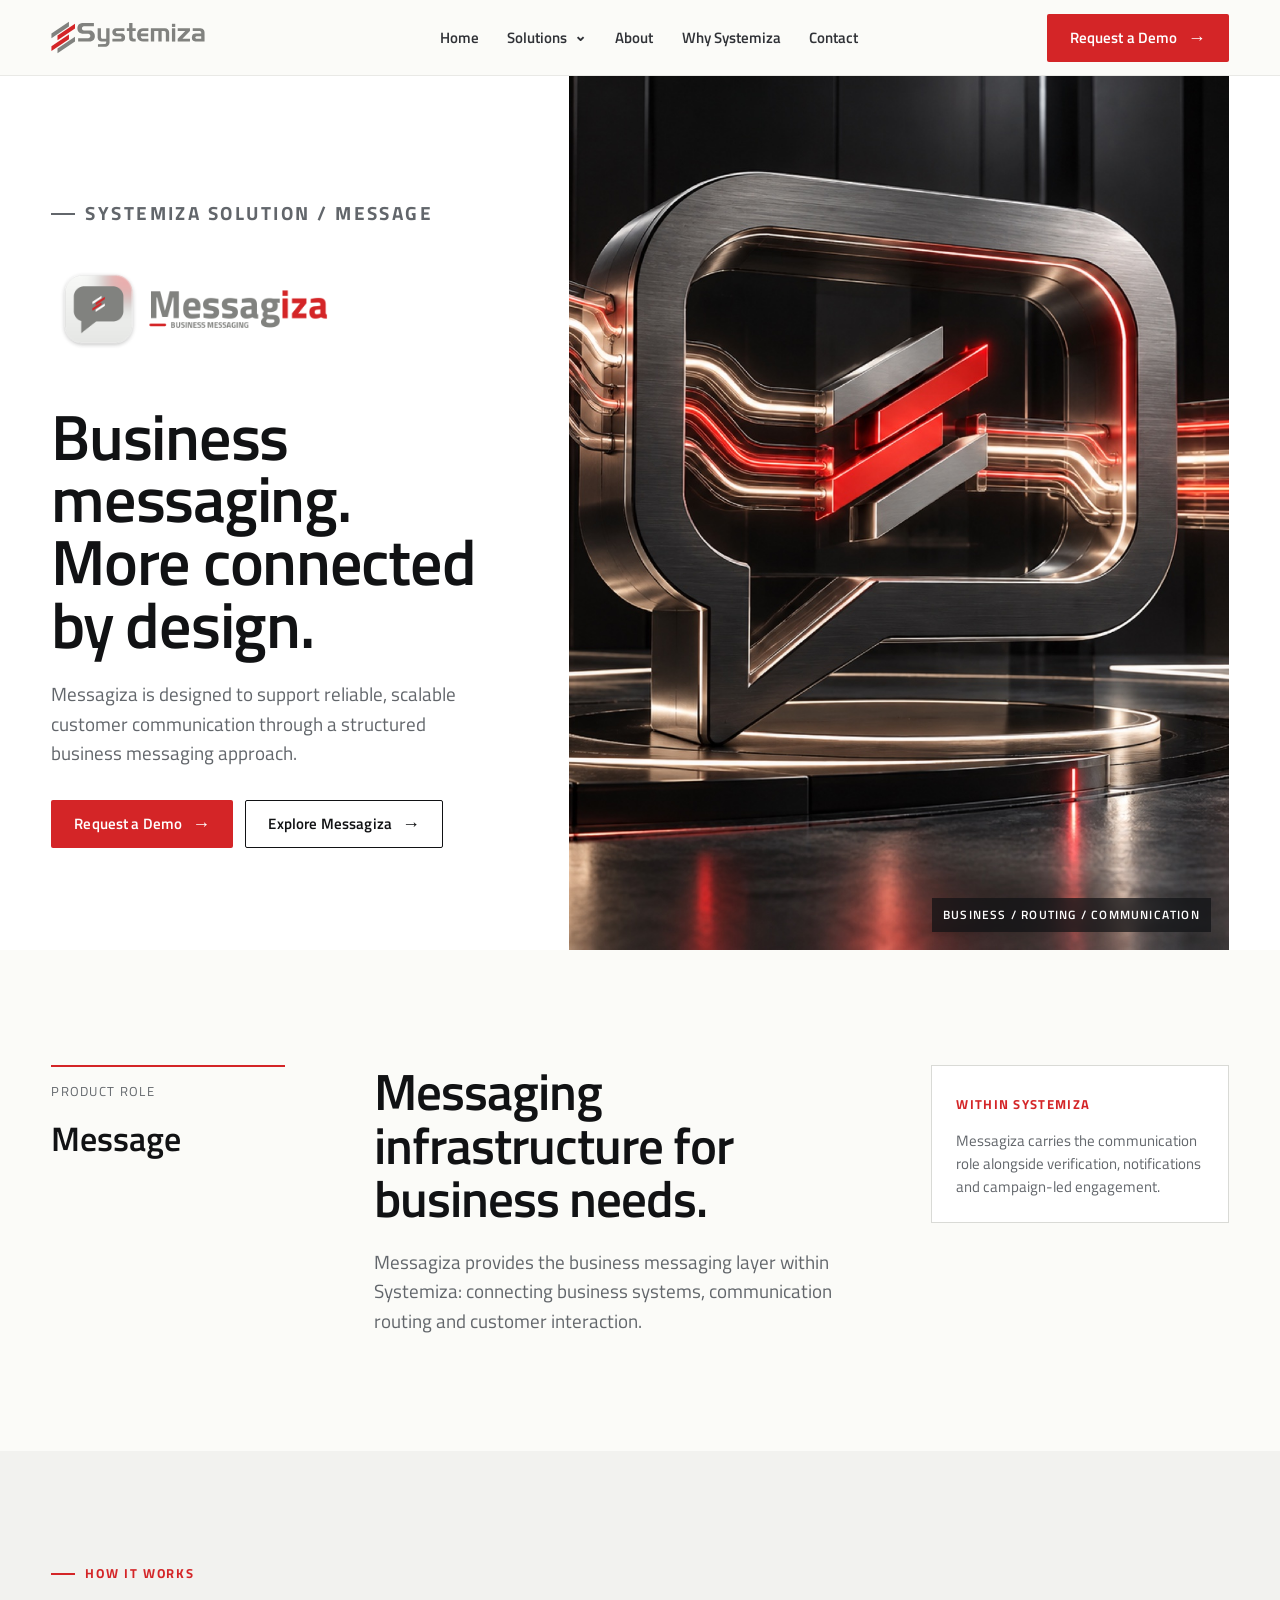
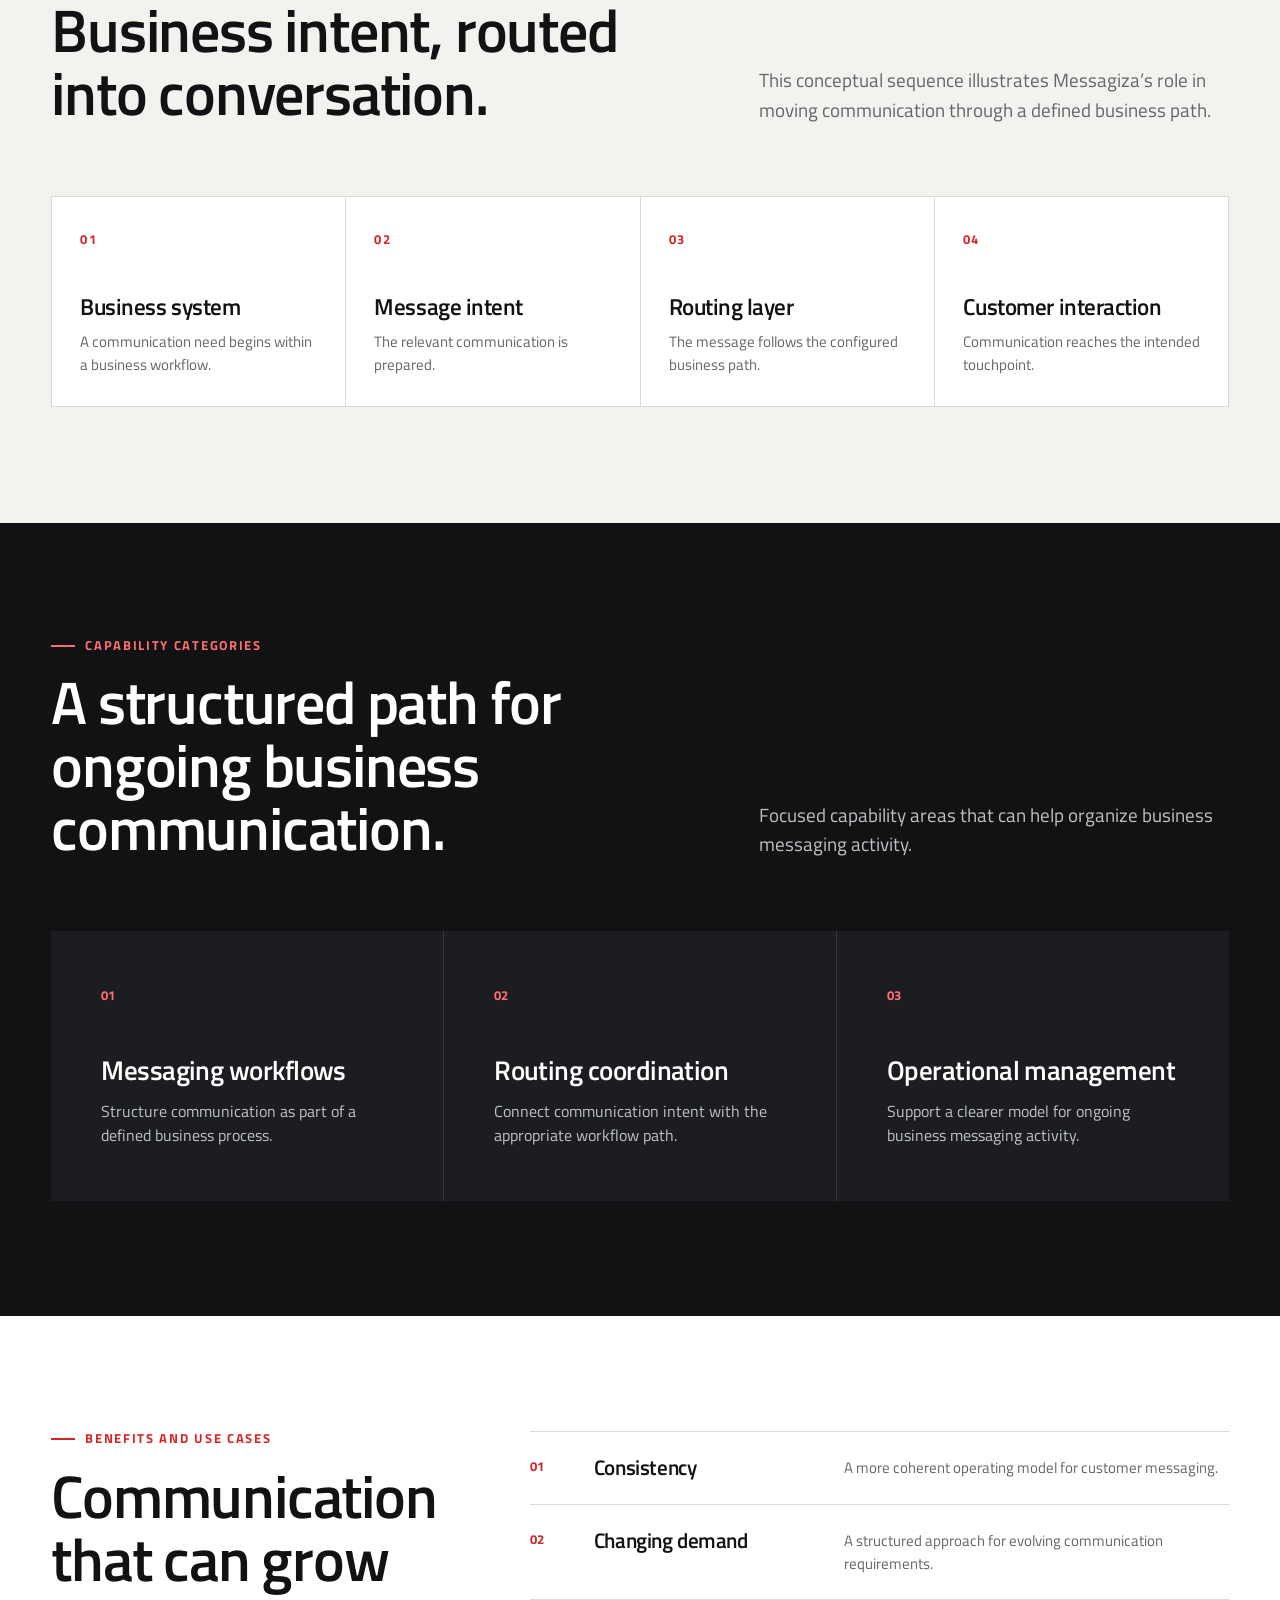
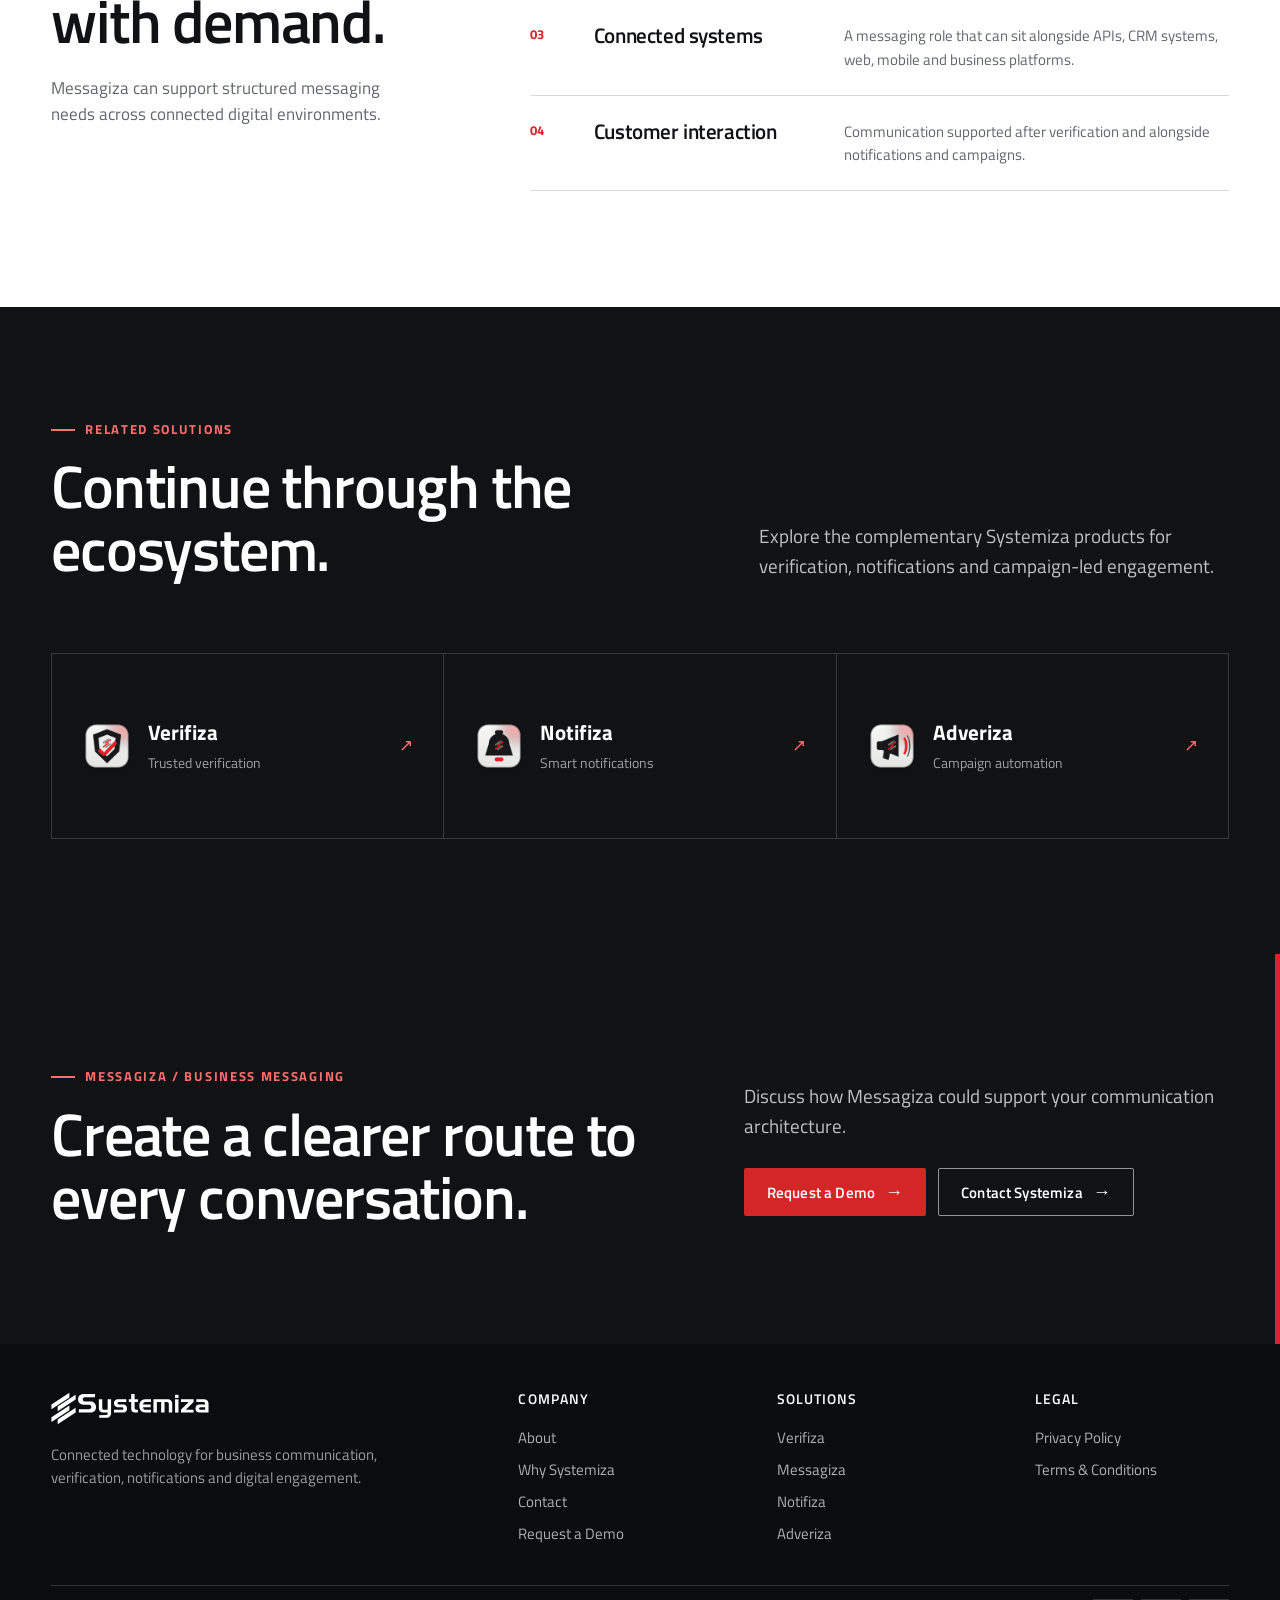
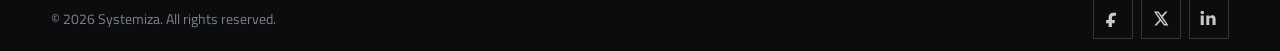
<file: solutions/messagiza/index.html>
<!doctype html>
<html lang="en">
<head>
  <meta charset="utf-8">
  <meta name="viewport" content="width=device-width, initial-scale=1">
  <title>Messagiza | Business Messaging by Systemiza</title>
  <meta name="description" content="Messagiza is Systemiza’s business messaging solution for scalable customer communication.">
  <link rel="canonical" href="https://systemiza-minimal-ui-v2.crafty-creek-1632.chatgpt.site/solutions/messagiza/">
  <meta property="og:title" content="Messagiza | Business Messaging by Systemiza">
  <meta property="og:description" content="A focused business messaging solution within the connected Systemiza ecosystem.">
  <meta property="og:type" content="website">
  <meta property="og:url" content="https://systemiza-minimal-ui-v2.crafty-creek-1632.chatgpt.site/solutions/messagiza/">
  <meta property="og:image" content="https://systemiza-minimal-ui-v2.crafty-creek-1632.chatgpt.site/assets/product-visuals/messagiza.jpg">
  <meta name="twitter:card" content="summary_large_image">
  <link rel="icon" href="../../assets/favicon.svg" type="image/svg+xml">
  <script>document.documentElement.classList.add('js-enabled');</script>
  <link rel="stylesheet" href="../../styles.css">
</head>
<body data-page="solution-messagiza">
  <a class="skip-link" href="#main">Skip to content</a>
  <header class="site-header">
    <div class="shell header-inner">
      <a class="brand" href="../../index.html" aria-label="Systemiza home"><img src="../../assets/systemiza-logo.svg" width="1920" height="400" alt="Systemiza"></a>
      <nav class="desktop-nav" aria-label="Primary navigation">
        <a href="../../index.html">Home</a>
        <details class="solutions-menu"><summary class="solutions-summary">Solutions</summary><div class="solutions-panel"><div class="solutions-grid">
          <a class="solution-menu-link" href="../../solutions/verifiza/index.html"><img src="../../assets/product-icons/verifiza.png" width="1024" height="1024" alt=""><span><strong>Verifiza</strong><small>Trusted verification</small></span><span aria-hidden="true">↗</span></a>
          <a class="solution-menu-link" href="../../solutions/messagiza/index.html" aria-current="page"><img src="../../assets/product-icons/messagiza.png" width="1024" height="1024" alt=""><span><strong>Messagiza</strong><small>Business messaging</small></span><span aria-hidden="true">↗</span></a>
          <a class="solution-menu-link" href="../../solutions/notifiza/index.html"><img src="../../assets/product-icons/notifiza.png" width="1024" height="1024" alt=""><span><strong>Notifiza</strong><small>Smart notifications</small></span><span aria-hidden="true">↗</span></a>
          <a class="solution-menu-link" href="../../solutions/adveriza/index.html"><img src="../../assets/product-icons/adveriza.png" width="1024" height="1024" alt=""><span><strong>Adveriza</strong><small>Campaign automation</small></span><span aria-hidden="true">↗</span></a>
        </div></div></details>
        <a href="../../about.html">About</a><a href="../../index.html#why">Why Systemiza</a><a href="../../contact.html">Contact</a>
      </nav>
      <a class="button button--primary header-cta" href="../../request-demo.html">Request a Demo</a>
      <button class="menu-toggle" type="button" aria-expanded="false" aria-controls="mobile-menu" aria-label="Open navigation"><span aria-hidden="true"></span></button>
    </div>
  </header>
  <div class="mobile-menu" id="mobile-menu"><nav class="mobile-nav" aria-label="Mobile navigation">
    <a href="../../index.html">Home</a><div class="mobile-products"><p>Solutions</p>
      <a class="mobile-product-link" href="../../solutions/verifiza/index.html"><img src="../../assets/product-icons/verifiza.png" width="1024" height="1024" alt=""><span><strong>Verifiza</strong><small>Trusted verification</small></span><span aria-hidden="true">→</span></a>
      <a class="mobile-product-link" href="../../solutions/messagiza/index.html" aria-current="page"><img src="../../assets/product-icons/messagiza.png" width="1024" height="1024" alt=""><span><strong>Messagiza</strong><small>Business messaging</small></span><span aria-hidden="true">→</span></a>
      <a class="mobile-product-link" href="../../solutions/notifiza/index.html"><img src="../../assets/product-icons/notifiza.png" width="1024" height="1024" alt=""><span><strong>Notifiza</strong><small>Smart notifications</small></span><span aria-hidden="true">→</span></a>
      <a class="mobile-product-link" href="../../solutions/adveriza/index.html"><img src="../../assets/product-icons/adveriza.png" width="1024" height="1024" alt=""><span><strong>Adveriza</strong><small>Campaign automation</small></span><span aria-hidden="true">→</span></a>
    </div><a href="../../about.html">About</a><a href="../../index.html#why">Why Systemiza</a><a href="../../contact.html">Contact</a><a class="button button--primary" href="../../request-demo.html">Request a Demo</a>
  </nav></div>

  <main id="main">
    <section class="product-hero" aria-labelledby="product-title"><div class="shell product-hero__grid">
      <div class="product-hero__copy"><p class="eyebrow">Systemiza solution / Message</p><div class="product-hero__lockup"><img src="../../assets/product-lockups/messagiza.png" width="1500" height="500" alt="Messagiza — Business Messaging"></div><h1 id="product-title">Business messaging. More connected by design.</h1><p>Messagiza is designed to support reliable, scalable customer communication through a structured business messaging approach.</p><div class="actions"><a class="button button--primary" href="../../request-demo.html">Request a Demo</a><a class="button button--secondary" href="#overview">Explore Messagiza</a></div></div>
      <figure class="product-hero__media"><img src="../../assets/product-visuals/messagiza.jpg" width="1800" height="1350" alt="A sculptural Messagiza conversation symbol routing communication streams" fetchpriority="high"><figcaption class="product-hero__tag">Business / Routing / Communication</figcaption></figure>
    </div></section>

    <section class="section" id="overview" aria-labelledby="overview-title"><div class="shell product-overview reveal">
      <div class="product-overview__role"><span>Product role</span><strong>Message</strong></div>
      <div class="product-overview__main"><h2 id="overview-title">Messaging infrastructure for business needs.</h2><p>Messagiza provides the business messaging layer within Systemiza: connecting business systems, communication routing and customer interaction.</p></div>
      <aside class="product-overview__aside"><span>Within Systemiza</span><p>Messagiza carries the communication role alongside verification, notifications and campaign-led engagement.</p></aside>
    </div></section>

    <section class="section section--surface" aria-labelledby="process-title"><div class="shell">
      <header class="section-heading reveal"><div><p class="eyebrow">How it works</p><h2 id="process-title">Business intent, routed into conversation.</h2></div><p>This conceptual sequence illustrates Messagiza’s role in moving communication through a defined business path.</p></header>
      <ol class="process-list reveal"><li><span>01</span><h3>Business system</h3><p>A communication need begins within a business workflow.</p></li><li><span>02</span><h3>Message intent</h3><p>The relevant communication is prepared.</p></li><li><span>03</span><h3>Routing layer</h3><p>The message follows the configured business path.</p></li><li><span>04</span><h3>Customer interaction</h3><p>Communication reaches the intended touchpoint.</p></li></ol>
    </div></section>

    <section class="section section--dark" aria-labelledby="capabilities-title"><div class="shell">
      <header class="section-heading section-heading--dark reveal"><div><p class="eyebrow eyebrow--light">Capability categories</p><h2 id="capabilities-title">A structured path for ongoing business communication.</h2></div><p>Focused capability areas that can help organize business messaging activity.</p></header>
      <div class="capabilities reveal"><article class="capability"><span>01</span><h3>Messaging workflows</h3><p>Structure communication as part of a defined business process.</p></article><article class="capability"><span>02</span><h3>Routing coordination</h3><p>Connect communication intent with the appropriate workflow path.</p></article><article class="capability"><span>03</span><h3>Operational management</h3><p>Support a clearer model for ongoing business messaging activity.</p></article></div>
    </div></section>

    <section class="section section--white" aria-labelledby="uses-title"><div class="shell outcome-layout">
      <div class="reveal"><p class="eyebrow">Benefits and use cases</p><h2 id="uses-title">Communication that can grow with demand.</h2><p class="muted" style="margin-top:22px">Messagiza can support structured messaging needs across connected digital environments.</p></div>
      <div class="outcome-list reveal"><article><span>01</span><h3>Consistency</h3><p>A more coherent operating model for customer messaging.</p></article><article><span>02</span><h3>Changing demand</h3><p>A structured approach for evolving communication requirements.</p></article><article><span>03</span><h3>Connected systems</h3><p>A messaging role that can sit alongside APIs, CRM systems, web, mobile and business platforms.</p></article><article><span>04</span><h3>Customer interaction</h3><p>Communication supported after verification and alongside notifications and campaigns.</p></article></div>
    </div></section>

    <section class="section section--dark" aria-labelledby="related-title"><div class="shell">
      <header class="section-heading section-heading--dark reveal"><div><p class="eyebrow eyebrow--light">Related solutions</p><h2 id="related-title">Continue through the ecosystem.</h2></div><p>Explore the complementary Systemiza products for verification, notifications and campaign-led engagement.</p></header>
      <nav class="related-grid reveal" aria-label="Related Systemiza products"><a class="related-link" href="../../solutions/verifiza/index.html"><img src="../../assets/product-icons/verifiza.png" width="1024" height="1024" alt=""><span><strong>Verifiza</strong><small>Trusted verification</small></span><span aria-hidden="true">↗</span></a><a class="related-link" href="../../solutions/notifiza/index.html"><img src="../../assets/product-icons/notifiza.png" width="1024" height="1024" alt=""><span><strong>Notifiza</strong><small>Smart notifications</small></span><span aria-hidden="true">↗</span></a><a class="related-link" href="../../solutions/adveriza/index.html"><img src="../../assets/product-icons/adveriza.png" width="1024" height="1024" alt=""><span><strong>Adveriza</strong><small>Campaign automation</small></span><span aria-hidden="true">↗</span></a></nav>
    </div></section>

    <section class="cta-band" aria-labelledby="cta-title"><div class="shell cta-band__inner reveal"><div><p class="eyebrow eyebrow--light">Messagiza / Business messaging</p><h2 id="cta-title">Create a clearer route to every conversation.</h2></div><div class="cta-band__action"><p>Discuss how Messagiza could support your communication architecture.</p><div class="actions"><a class="button button--primary" href="../../request-demo.html">Request a Demo</a><a class="button button--light" href="../../contact.html">Contact Systemiza</a></div></div></div></section>
  </main>

  <footer class="site-footer"><div class="shell footer-main">
    <div class="footer-brand"><img src="../../assets/systemiza-logo.svg" width="1920" height="400" alt="Systemiza"><p>Connected technology for business communication, verification, notifications and digital engagement.</p></div>
    <nav class="footer-col" aria-label="Company links"><h2>Company</h2><a href="../../about.html">About</a><a href="../../index.html#why">Why Systemiza</a><a href="../../contact.html">Contact</a><a href="../../request-demo.html">Request a Demo</a></nav><nav class="footer-col" aria-label="Solution links"><h2>Solutions</h2><a href="../../solutions/verifiza/index.html">Verifiza</a><a href="../../solutions/messagiza/index.html">Messagiza</a><a href="../../solutions/notifiza/index.html">Notifiza</a><a href="../../solutions/adveriza/index.html">Adveriza</a></nav><nav class="footer-col" aria-label="Legal links"><h2>Legal</h2><a href="../../privacy.html">Privacy Policy</a><a href="../../terms.html">Terms &amp; Conditions</a></nav>
  </div><div class="shell footer-bottom"><p>© <span>2026</span> Systemiza. All rights reserved.</p><div class="social-links" aria-label="Systemiza social media"><a class="social-link" href="https://www.facebook.com/systemiza" target="_blank" rel="noopener noreferrer" aria-label="Systemiza on Facebook"><svg viewBox="0 0 24 24" aria-hidden="true"><path d="M14 8h3V4.2c-.5-.1-2.2-.2-4-.2-3.9 0-6.5 2.4-6.5 6.7V14H3v4.7h3.5V24h4.7v-5.3h3.6l.6-4.7h-4.2v-2.8C11.2 9.8 11.6 8 14 8Z"/></svg></a><a class="social-link" href="https://x.com/isystemiza" target="_blank" rel="noopener noreferrer" aria-label="Systemiza on X"><svg viewBox="0 0 24 24" aria-hidden="true"><path d="M18.9 2H22l-6.8 7.8L23.2 22H17l-4.9-6.4L6.5 22H3.3l7.3-8.3L2.8 2h6.4l4.4 5.8L18.9 2Zm-1.1 17.8h1.7L8.3 4.1H6.5l11.3 15.7Z"/></svg></a><a class="social-link" href="https://www.linkedin.com/in/systemiza/" target="_blank" rel="noopener noreferrer" aria-label="Systemiza on LinkedIn"><svg viewBox="0 0 24 24" aria-hidden="true"><path d="M5.3 7.8H1V21h4.3V7.8ZM3.2 1A2.5 2.5 0 1 0 3.2 6a2.5 2.5 0 0 0 0-5ZM13 7.8H8.9V21H13v-6.5c0-1.7.3-3.4 2.5-3.4s2.2 2 2.2 3.5V21H22v-7.2c0-3.6-.8-6.3-4.9-6.3-2 0-3.3 1.1-3.8 2.1H13V7.8Z"/></svg></a></div></div></footer>
  <button class="back-to-top" type="button" aria-label="Back to top"><svg viewBox="0 0 24 24" aria-hidden="true"><path d="m6 14 6-6 6 6"/></svg></button><script src="../../app.js" defer></script>
</body>
</html>
</file>
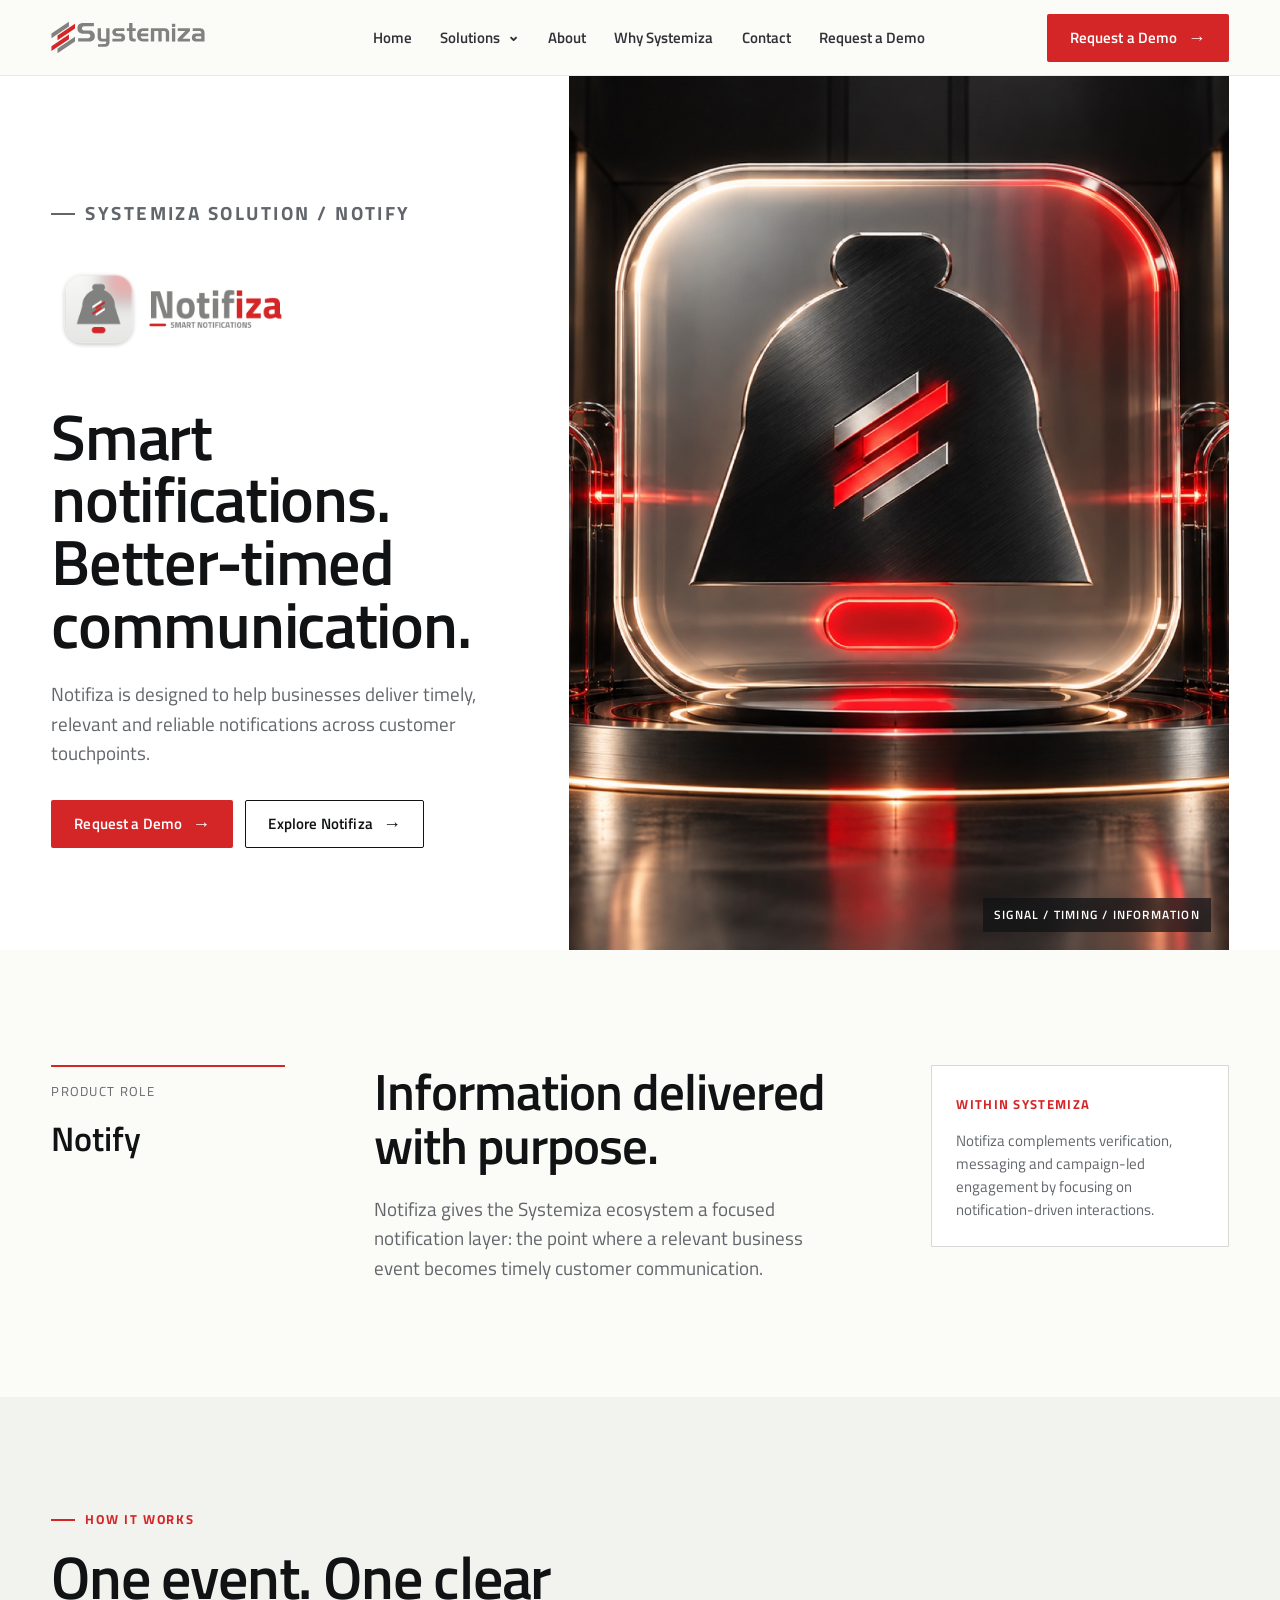
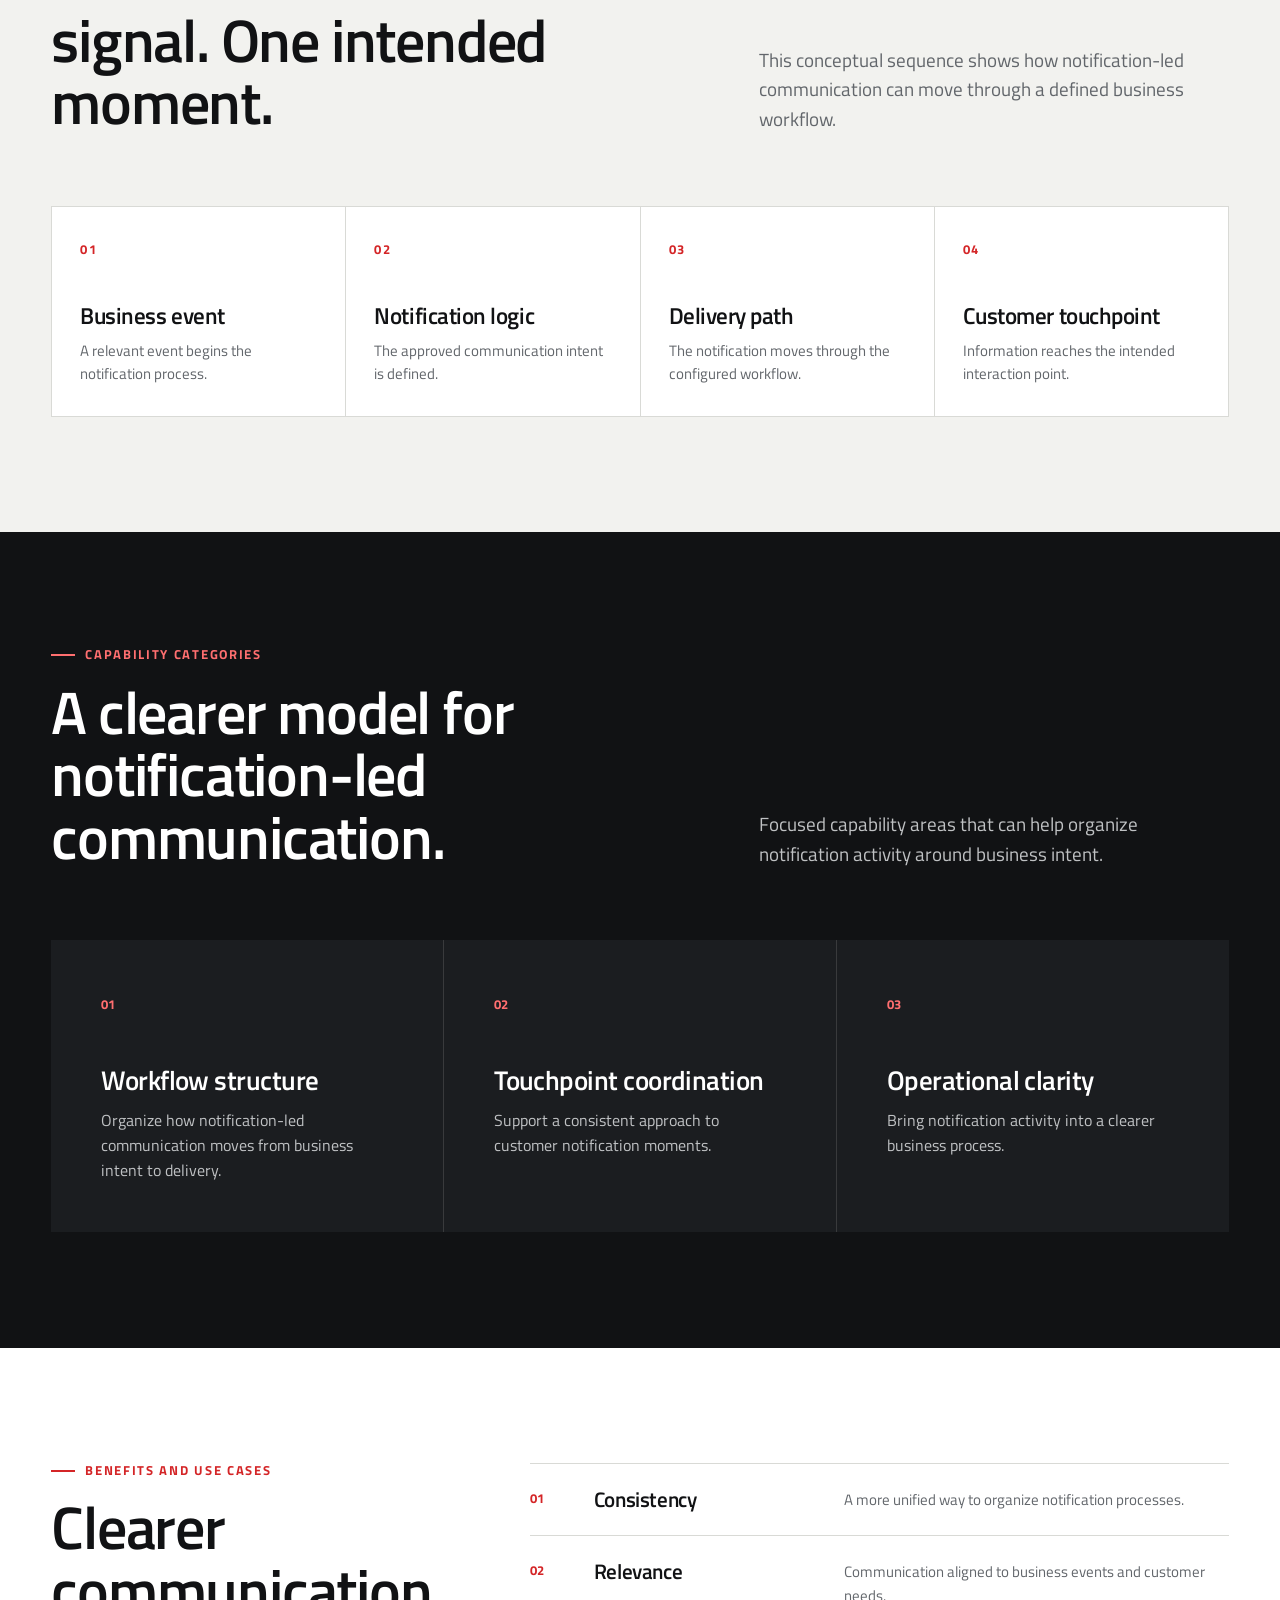
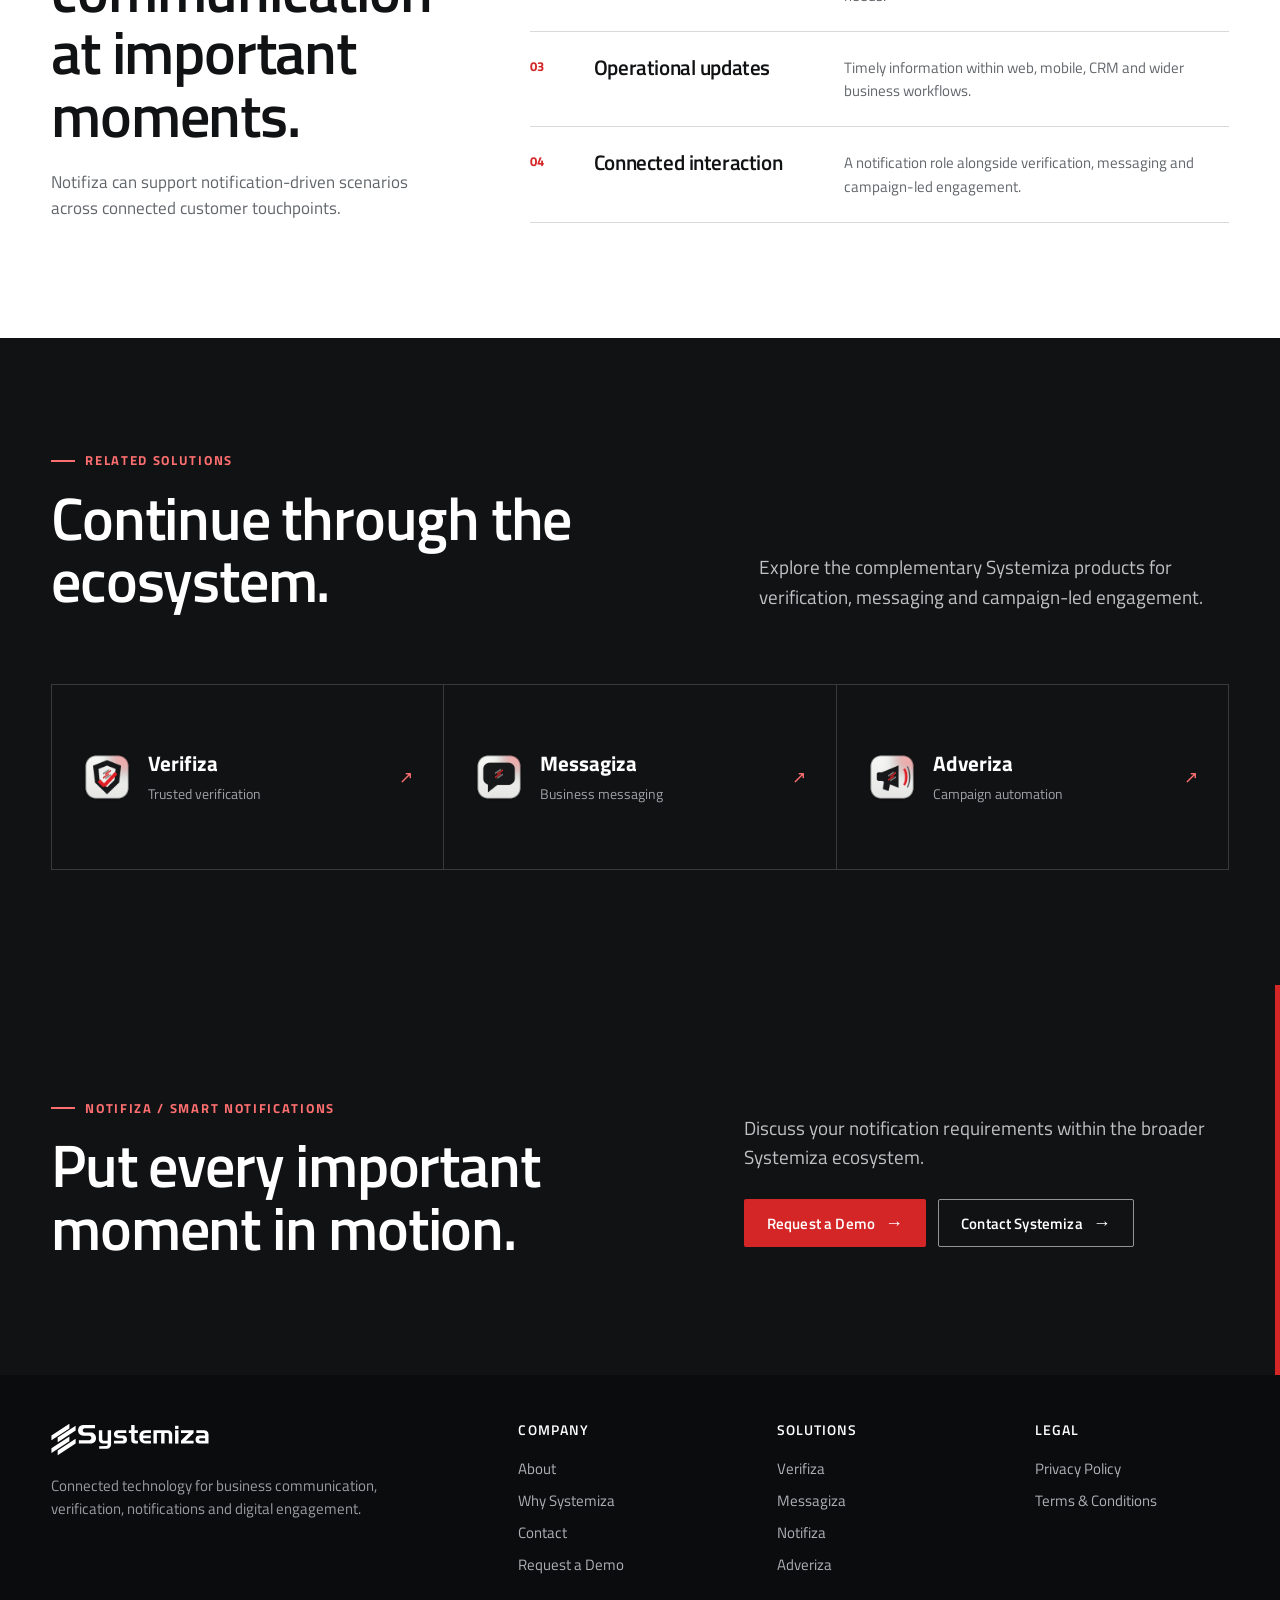
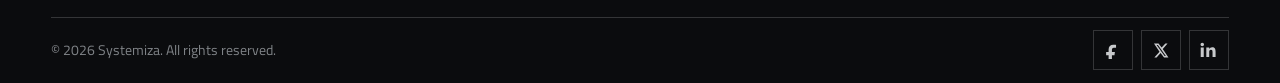
<file: solutions/notifiza/index.html>
<!doctype html>
<html lang="en">
<head>
  <meta charset="utf-8">
  <meta name="viewport" content="width=device-width, initial-scale=1">
  <title>Notifiza | Smart Notifications by Systemiza</title>
  <meta name="description" content="Notifiza is Systemiza’s smart notification solution for timely, relevant business communication.">
  <link rel="canonical" href="https://systemiza-minimal-ui-v2.crafty-creek-1632.chatgpt.site/solutions/notifiza/">
  <meta property="og:title" content="Notifiza | Smart Notifications by Systemiza">
  <meta property="og:description" content="A focused notification solution within the connected Systemiza ecosystem.">
  <meta property="og:type" content="website">
  <meta property="og:url" content="https://systemiza-minimal-ui-v2.crafty-creek-1632.chatgpt.site/solutions/notifiza/">
  <meta property="og:image" content="https://systemiza-minimal-ui-v2.crafty-creek-1632.chatgpt.site/assets/product-visuals/notifiza.jpg">
  <meta name="twitter:card" content="summary_large_image">
  <link rel="icon" href="../../assets/favicon.svg" type="image/svg+xml">
  <script>document.documentElement.classList.add('js-enabled');</script><link rel="stylesheet" href="../../styles.css">
</head>
<body data-page="solution-notifiza">
  <a class="skip-link" href="#main">Skip to content</a>
  <header class="site-header"><div class="shell header-inner">
    <a class="brand" href="../../index.html" aria-label="Systemiza home"><img src="../../assets/systemiza-logo.svg" width="1920" height="400" alt="Systemiza"></a>
    <nav class="desktop-nav" aria-label="Primary navigation"><a href="../../index.html">Home</a><details class="solutions-menu"><summary class="solutions-summary">Solutions</summary><div class="solutions-panel"><div class="solutions-grid">
      <a class="solution-menu-link" href="../../solutions/verifiza/index.html"><img src="../../assets/product-icons/verifiza.png" width="1024" height="1024" alt=""><span><strong>Verifiza</strong><small>Trusted verification</small></span><span aria-hidden="true">↗</span></a>
      <a class="solution-menu-link" href="../../solutions/messagiza/index.html"><img src="../../assets/product-icons/messagiza.png" width="1024" height="1024" alt=""><span><strong>Messagiza</strong><small>Business messaging</small></span><span aria-hidden="true">↗</span></a>
      <a class="solution-menu-link" href="../../solutions/notifiza/index.html" aria-current="page"><img src="../../assets/product-icons/notifiza.png" width="1024" height="1024" alt=""><span><strong>Notifiza</strong><small>Smart notifications</small></span><span aria-hidden="true">↗</span></a>
      <a class="solution-menu-link" href="../../solutions/adveriza/index.html"><img src="../../assets/product-icons/adveriza.png" width="1024" height="1024" alt=""><span><strong>Adveriza</strong><small>Campaign automation</small></span><span aria-hidden="true">↗</span></a>
    </div></div></details><a href="../../about.html">About</a><a href="../../index.html#why">Why Systemiza</a><a href="../../contact.html">Contact</a><a href="../../request-demo.html">Request a Demo</a></nav>
    <a class="button button--primary header-cta" href="../../request-demo.html">Request a Demo</a><button class="menu-toggle" type="button" aria-expanded="false" aria-controls="mobile-menu" aria-label="Open navigation"><span aria-hidden="true"></span></button>
  </div></header>
  <div class="mobile-menu" id="mobile-menu"><nav class="mobile-nav" aria-label="Mobile navigation"><a href="../../index.html">Home</a><div class="mobile-products"><p>Solutions</p>
    <a class="mobile-product-link" href="../../solutions/verifiza/index.html"><img src="../../assets/product-icons/verifiza.png" width="1024" height="1024" alt=""><span><strong>Verifiza</strong><small>Trusted verification</small></span><span aria-hidden="true">→</span></a>
    <a class="mobile-product-link" href="../../solutions/messagiza/index.html"><img src="../../assets/product-icons/messagiza.png" width="1024" height="1024" alt=""><span><strong>Messagiza</strong><small>Business messaging</small></span><span aria-hidden="true">→</span></a>
    <a class="mobile-product-link" href="../../solutions/notifiza/index.html" aria-current="page"><img src="../../assets/product-icons/notifiza.png" width="1024" height="1024" alt=""><span><strong>Notifiza</strong><small>Smart notifications</small></span><span aria-hidden="true">→</span></a>
    <a class="mobile-product-link" href="../../solutions/adveriza/index.html"><img src="../../assets/product-icons/adveriza.png" width="1024" height="1024" alt=""><span><strong>Adveriza</strong><small>Campaign automation</small></span><span aria-hidden="true">→</span></a>
  </div><a href="../../about.html">About</a><a href="../../index.html#why">Why Systemiza</a><a href="../../contact.html">Contact</a><a class="button button--primary" href="../../request-demo.html">Request a Demo</a></nav></div>

  <main id="main">
    <section class="product-hero" aria-labelledby="product-title"><div class="shell product-hero__grid">
      <div class="product-hero__copy"><p class="eyebrow">Systemiza solution / Notify</p><div class="product-hero__lockup"><img src="../../assets/product-lockups/notifiza.png" width="1500" height="500" alt="Notifiza — Smart Notifications"></div><h1 id="product-title">Smart notifications. Better-timed communication.</h1><p>Notifiza is designed to help businesses deliver timely, relevant and reliable notifications across customer touchpoints.</p><div class="actions"><a class="button button--primary" href="../../request-demo.html">Request a Demo</a><a class="button button--secondary" href="#overview">Explore Notifiza</a></div></div>
      <figure class="product-hero__media"><img src="../../assets/product-visuals/notifiza.jpg" width="1800" height="1350" alt="A sculptural Notifiza bell connected to illuminated notification signals" fetchpriority="high"><figcaption class="product-hero__tag">Signal / Timing / Information</figcaption></figure>
    </div></section>

    <section class="section" id="overview" aria-labelledby="overview-title"><div class="shell product-overview reveal"><div class="product-overview__role"><span>Product role</span><strong>Notify</strong></div><div class="product-overview__main"><h2 id="overview-title">Information delivered with purpose.</h2><p>Notifiza gives the Systemiza ecosystem a focused notification layer: the point where a relevant business event becomes timely customer communication.</p></div><aside class="product-overview__aside"><span>Within Systemiza</span><p>Notifiza complements verification, messaging and campaign-led engagement by focusing on notification-driven interactions.</p></aside></div></section>

    <section class="section section--surface" aria-labelledby="process-title"><div class="shell"><header class="section-heading reveal"><div><p class="eyebrow">How it works</p><h2 id="process-title">One event. One clear signal. One intended moment.</h2></div><p>This conceptual sequence shows how notification-led communication can move through a defined business workflow.</p></header><ol class="process-list reveal"><li><span>01</span><h3>Business event</h3><p>A relevant event begins the notification process.</p></li><li><span>02</span><h3>Notification logic</h3><p>The approved communication intent is defined.</p></li><li><span>03</span><h3>Delivery path</h3><p>The notification moves through the configured workflow.</p></li><li><span>04</span><h3>Customer touchpoint</h3><p>Information reaches the intended interaction point.</p></li></ol></div></section>

    <section class="section section--dark" aria-labelledby="capabilities-title"><div class="shell"><header class="section-heading section-heading--dark reveal"><div><p class="eyebrow eyebrow--light">Capability categories</p><h2 id="capabilities-title">A clearer model for notification-led communication.</h2></div><p>Focused capability areas that can help organize notification activity around business intent.</p></header><div class="capabilities reveal"><article class="capability"><span>01</span><h3>Workflow structure</h3><p>Organize how notification-led communication moves from business intent to delivery.</p></article><article class="capability"><span>02</span><h3>Touchpoint coordination</h3><p>Support a consistent approach to customer notification moments.</p></article><article class="capability"><span>03</span><h3>Operational clarity</h3><p>Bring notification activity into a clearer business process.</p></article></div></div></section>

    <section class="section section--white" aria-labelledby="uses-title"><div class="shell outcome-layout"><div class="reveal"><p class="eyebrow">Benefits and use cases</p><h2 id="uses-title">Clearer communication at important moments.</h2><p class="muted" style="margin-top:22px">Notifiza can support notification-driven scenarios across connected customer touchpoints.</p></div><div class="outcome-list reveal"><article><span>01</span><h3>Consistency</h3><p>A more unified way to organize notification processes.</p></article><article><span>02</span><h3>Relevance</h3><p>Communication aligned to business events and customer needs.</p></article><article><span>03</span><h3>Operational updates</h3><p>Timely information within web, mobile, CRM and wider business workflows.</p></article><article><span>04</span><h3>Connected interaction</h3><p>A notification role alongside verification, messaging and campaign-led engagement.</p></article></div></div></section>

    <section class="section section--dark" aria-labelledby="related-title"><div class="shell"><header class="section-heading section-heading--dark reveal"><div><p class="eyebrow eyebrow--light">Related solutions</p><h2 id="related-title">Continue through the ecosystem.</h2></div><p>Explore the complementary Systemiza products for verification, messaging and campaign-led engagement.</p></header><nav class="related-grid reveal" aria-label="Related Systemiza products"><a class="related-link" href="../../solutions/verifiza/index.html"><img src="../../assets/product-icons/verifiza.png" width="1024" height="1024" alt=""><span><strong>Verifiza</strong><small>Trusted verification</small></span><span aria-hidden="true">↗</span></a><a class="related-link" href="../../solutions/messagiza/index.html"><img src="../../assets/product-icons/messagiza.png" width="1024" height="1024" alt=""><span><strong>Messagiza</strong><small>Business messaging</small></span><span aria-hidden="true">↗</span></a><a class="related-link" href="../../solutions/adveriza/index.html"><img src="../../assets/product-icons/adveriza.png" width="1024" height="1024" alt=""><span><strong>Adveriza</strong><small>Campaign automation</small></span><span aria-hidden="true">↗</span></a></nav></div></section>

    <section class="cta-band" aria-labelledby="cta-title"><div class="shell cta-band__inner reveal"><div><p class="eyebrow eyebrow--light">Notifiza / Smart notifications</p><h2 id="cta-title">Put every important moment in motion.</h2></div><div class="cta-band__action"><p>Discuss your notification requirements within the broader Systemiza ecosystem.</p><div class="actions"><a class="button button--primary" href="../../request-demo.html">Request a Demo</a><a class="button button--light" href="../../contact.html">Contact Systemiza</a></div></div></div></section>
  </main>

  <footer class="site-footer"><div class="shell footer-main"><div class="footer-brand"><img src="../../assets/systemiza-logo.svg" width="1920" height="400" alt="Systemiza"><p>Connected technology for business communication, verification, notifications and digital engagement.</p></div><nav class="footer-col" aria-label="Company links"><h2>Company</h2><a href="../../about.html">About</a><a href="../../index.html#why">Why Systemiza</a><a href="../../contact.html">Contact</a><a href="../../request-demo.html">Request a Demo</a></nav><nav class="footer-col" aria-label="Solution links"><h2>Solutions</h2><a href="../../solutions/verifiza/index.html">Verifiza</a><a href="../../solutions/messagiza/index.html">Messagiza</a><a href="../../solutions/notifiza/index.html">Notifiza</a><a href="../../solutions/adveriza/index.html">Adveriza</a></nav><nav class="footer-col" aria-label="Legal links"><h2>Legal</h2><a href="../../privacy.html">Privacy Policy</a><a href="../../terms.html">Terms &amp; Conditions</a></nav></div><div class="shell footer-bottom"><p>© <span>2026</span> Systemiza. All rights reserved.</p><div class="social-links" aria-label="Systemiza social media"><a class="social-link" href="https://www.facebook.com/systemiza" target="_blank" rel="noopener noreferrer" aria-label="Systemiza on Facebook"><svg viewBox="0 0 24 24" aria-hidden="true"><path d="M14 8h3V4.2c-.5-.1-2.2-.2-4-.2-3.9 0-6.5 2.4-6.5 6.7V14H3v4.7h3.5V24h4.7v-5.3h3.6l.6-4.7h-4.2v-2.8C11.2 9.8 11.6 8 14 8Z"/></svg></a><a class="social-link" href="https://x.com/isystemiza" target="_blank" rel="noopener noreferrer" aria-label="Systemiza on X"><svg viewBox="0 0 24 24" aria-hidden="true"><path d="M18.9 2H22l-6.8 7.8L23.2 22H17l-4.9-6.4L6.5 22H3.3l7.3-8.3L2.8 2h6.4l4.4 5.8L18.9 2Zm-1.1 17.8h1.7L8.3 4.1H6.5l11.3 15.7Z"/></svg></a><a class="social-link" href="https://www.linkedin.com/in/systemiza/" target="_blank" rel="noopener noreferrer" aria-label="Systemiza on LinkedIn"><svg viewBox="0 0 24 24" aria-hidden="true"><path d="M5.3 7.8H1V21h4.3V7.8ZM3.2 1A2.5 2.5 0 1 0 3.2 6a2.5 2.5 0 0 0 0-5ZM13 7.8H8.9V21H13v-6.5c0-1.7.3-3.4 2.5-3.4s2.2 2 2.2 3.5V21H22v-7.2c0-3.6-.8-6.3-4.9-6.3-2 0-3.3 1.1-3.8 2.1H13V7.8Z"/></svg></a></div></div></footer>
  <button class="back-to-top" type="button" aria-label="Back to top"><svg viewBox="0 0 24 24" aria-hidden="true"><path d="m6 14 6-6 6 6"/></svg></button><script src="../../app.js" defer></script>
</body>
</html>
</file>
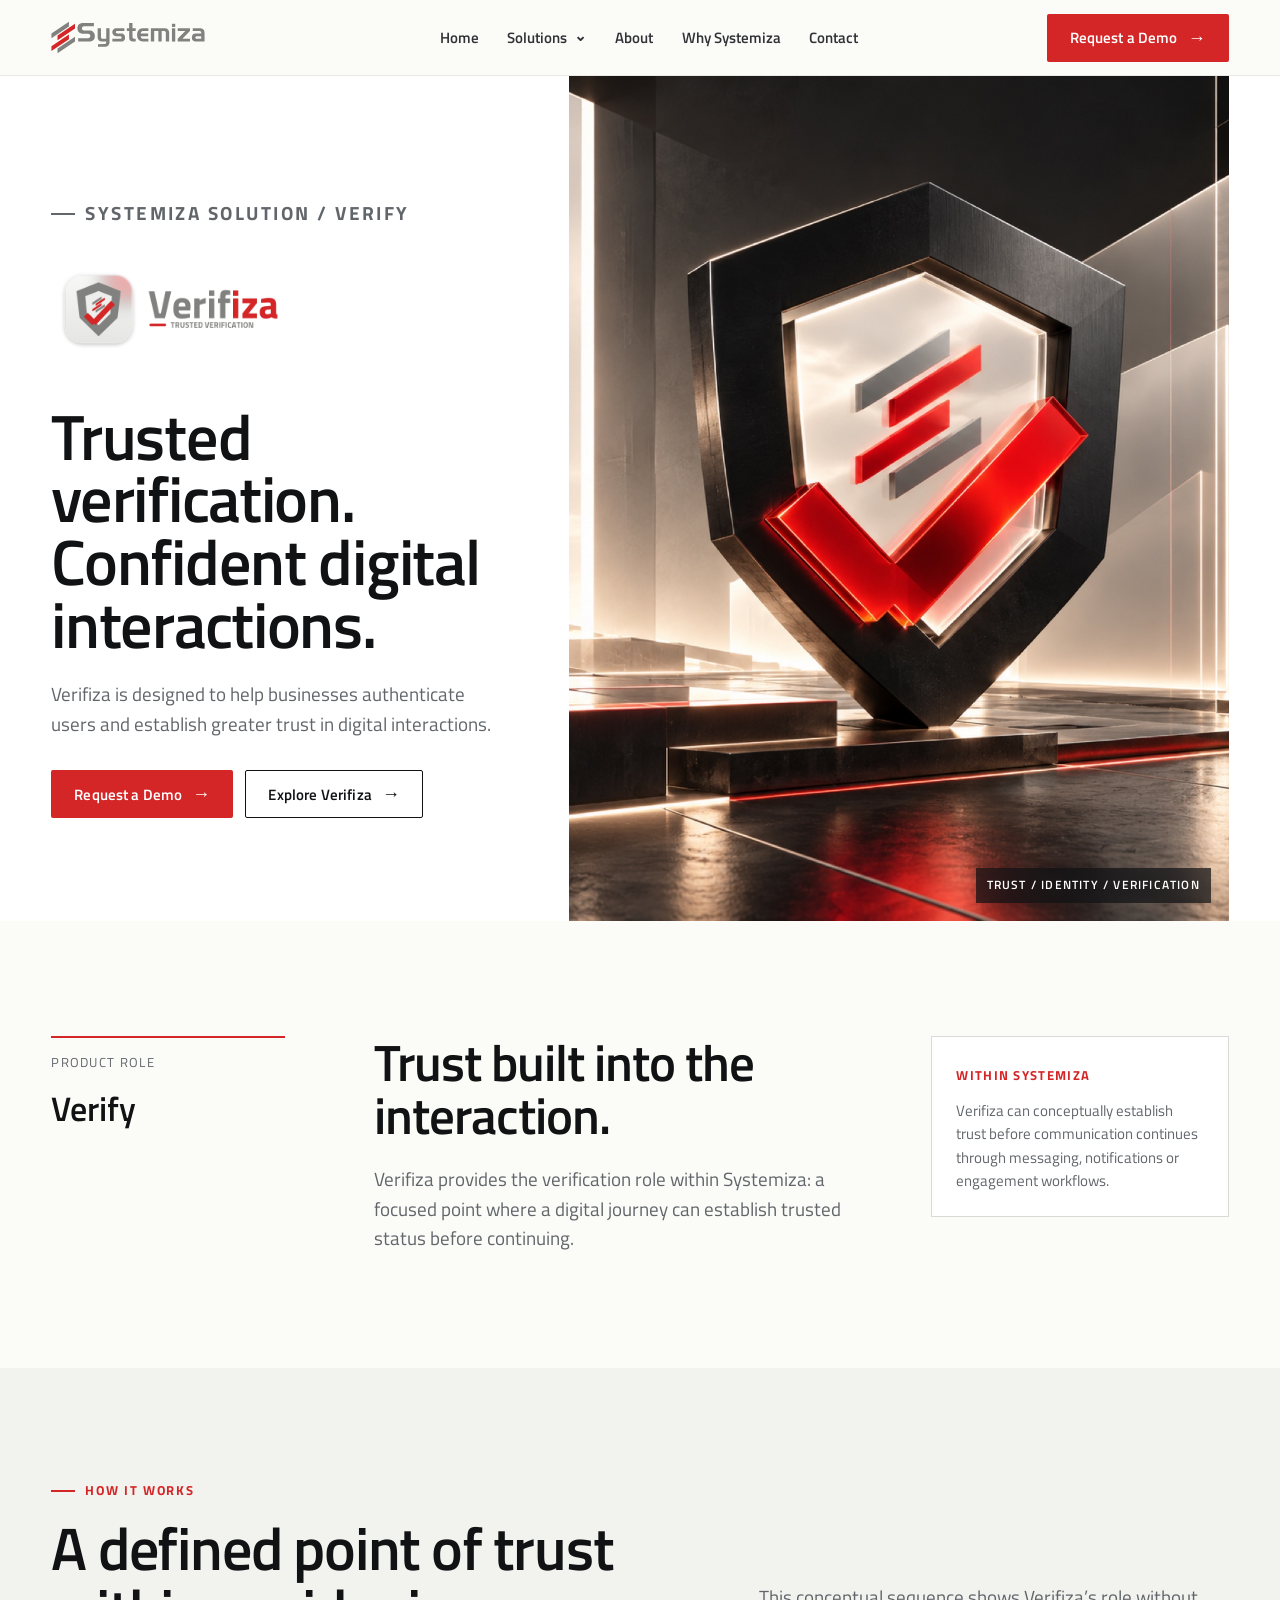
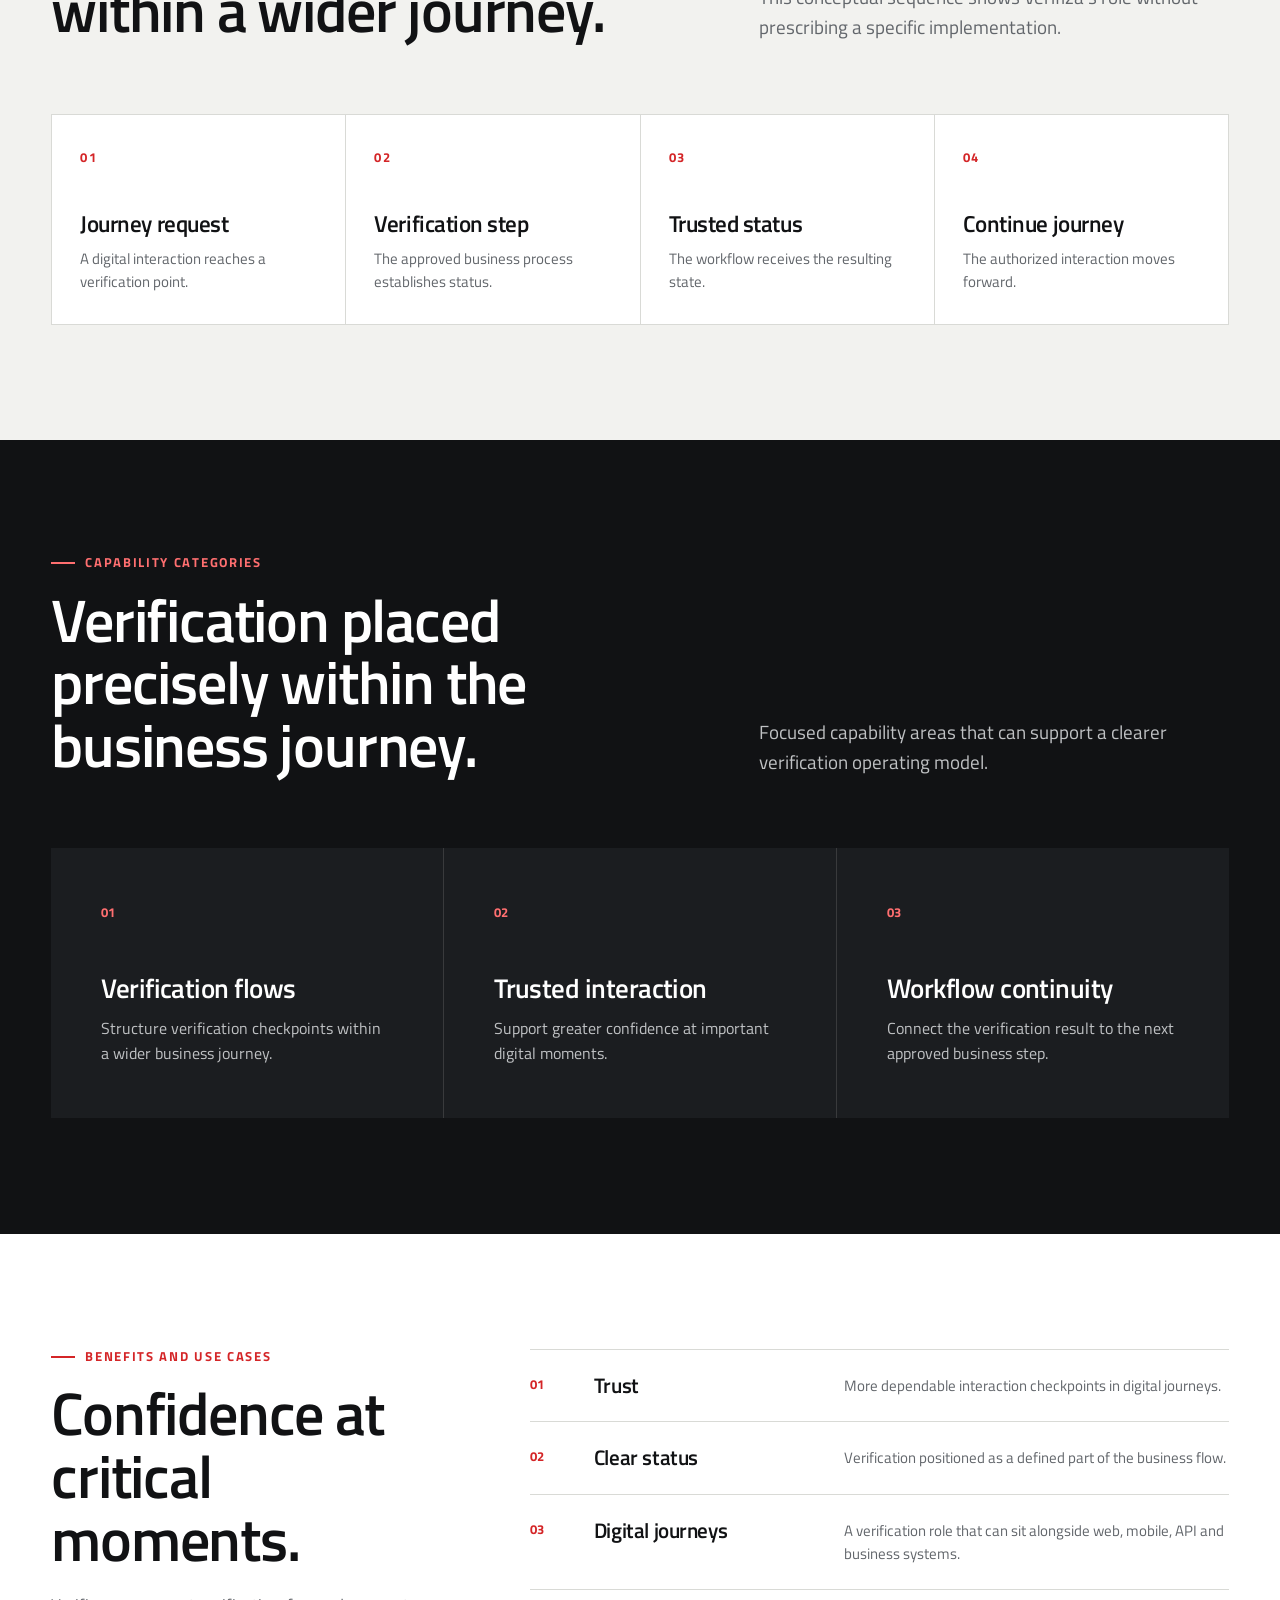
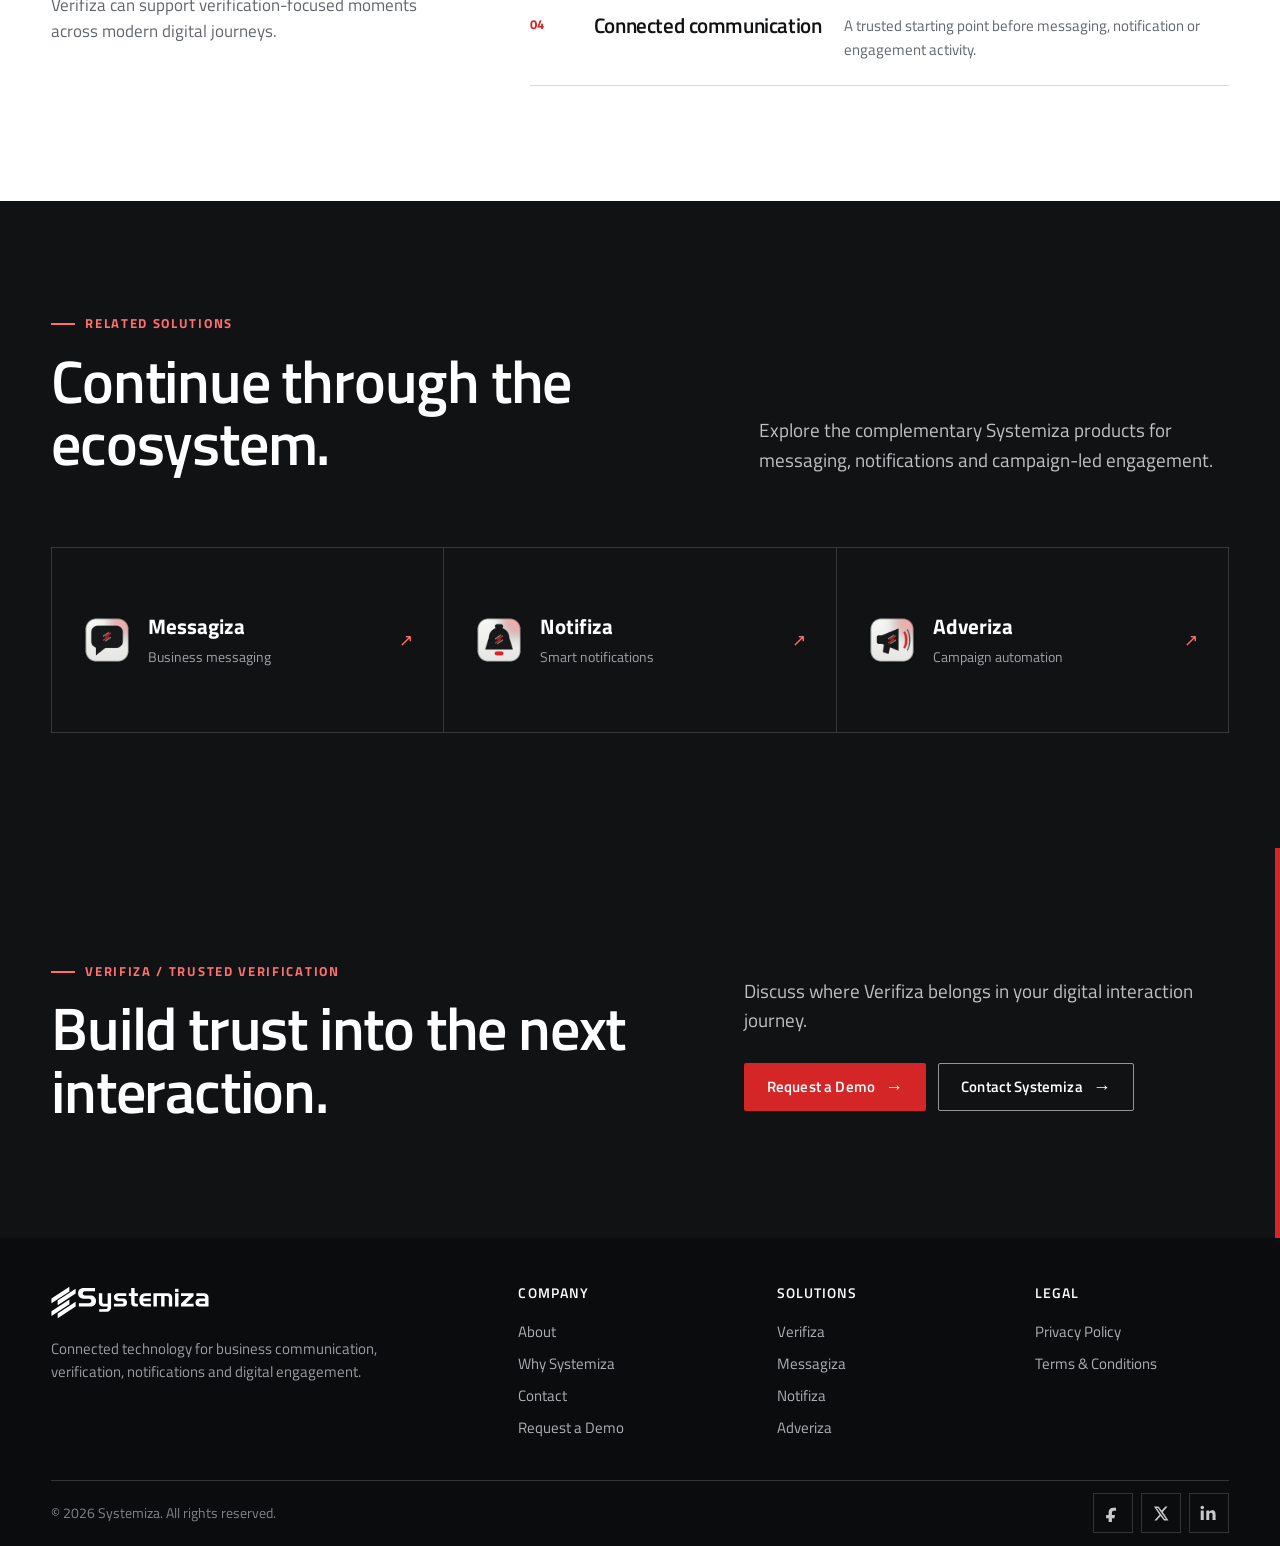
<file: solutions/verifiza/index.html>
<!doctype html>
<html lang="en">
<head>
  <meta charset="utf-8">
  <meta name="viewport" content="width=device-width, initial-scale=1">
  <title>Verifiza | Trusted Verification by Systemiza</title>
  <meta name="description" content="Verifiza is Systemiza’s verification technology for trusted digital interactions.">
  <link rel="canonical" href="https://systemiza-minimal-ui-v2.crafty-creek-1632.chatgpt.site/solutions/verifiza/">
  <meta property="og:title" content="Verifiza | Trusted Verification by Systemiza">
  <meta property="og:description" content="A focused verification solution within the connected Systemiza ecosystem.">
  <meta property="og:type" content="website">
  <meta property="og:url" content="https://systemiza-minimal-ui-v2.crafty-creek-1632.chatgpt.site/solutions/verifiza/">
  <meta property="og:image" content="https://systemiza-minimal-ui-v2.crafty-creek-1632.chatgpt.site/assets/product-visuals/verifiza.jpg">
  <meta name="twitter:card" content="summary_large_image">
  <link rel="icon" href="../../assets/favicon.svg" type="image/svg+xml">
  <script>document.documentElement.classList.add('js-enabled');</script>
  <link rel="stylesheet" href="../../styles.css">
</head>
<body data-page="solution-verifiza">
  <a class="skip-link" href="#main">Skip to content</a>
  <header class="site-header">
    <div class="shell header-inner">
      <a class="brand" href="../../index.html" aria-label="Systemiza home"><img src="../../assets/systemiza-logo.svg" width="1920" height="400" alt="Systemiza"></a>
      <nav class="desktop-nav" aria-label="Primary navigation">
        <a href="../../index.html">Home</a>
        <details class="solutions-menu">
          <summary class="solutions-summary">Solutions</summary>
          <div class="solutions-panel">
            <div class="solutions-grid">
              <a class="solution-menu-link" href="../../solutions/verifiza/index.html" aria-current="page"><img src="../../assets/product-icons/verifiza.png" width="1024" height="1024" alt=""><span><strong>Verifiza</strong><small>Trusted verification</small></span><span aria-hidden="true">↗</span></a>
              <a class="solution-menu-link" href="../../solutions/messagiza/index.html"><img src="../../assets/product-icons/messagiza.png" width="1024" height="1024" alt=""><span><strong>Messagiza</strong><small>Business messaging</small></span><span aria-hidden="true">↗</span></a>
              <a class="solution-menu-link" href="../../solutions/notifiza/index.html"><img src="../../assets/product-icons/notifiza.png" width="1024" height="1024" alt=""><span><strong>Notifiza</strong><small>Smart notifications</small></span><span aria-hidden="true">↗</span></a>
              <a class="solution-menu-link" href="../../solutions/adveriza/index.html"><img src="../../assets/product-icons/adveriza.png" width="1024" height="1024" alt=""><span><strong>Adveriza</strong><small>Campaign automation</small></span><span aria-hidden="true">↗</span></a>
            </div>
          </div>
        </details>
        <a href="../../about.html">About</a>
        <a href="../../index.html#why">Why Systemiza</a>
        <a href="../../contact.html">Contact</a>
      </nav>
      <a class="button button--primary header-cta" href="../../request-demo.html">Request a Demo</a>
      <button class="menu-toggle" type="button" aria-expanded="false" aria-controls="mobile-menu" aria-label="Open navigation"><span aria-hidden="true"></span></button>
    </div>
  </header>
  <div class="mobile-menu" id="mobile-menu">
    <nav class="mobile-nav" aria-label="Mobile navigation">
      <a href="../../index.html">Home</a>
      <div class="mobile-products">
        <p>Solutions</p>
        <a class="mobile-product-link" href="../../solutions/verifiza/index.html" aria-current="page"><img src="../../assets/product-icons/verifiza.png" width="1024" height="1024" alt=""><span><strong>Verifiza</strong><small>Trusted verification</small></span><span aria-hidden="true">→</span></a>
        <a class="mobile-product-link" href="../../solutions/messagiza/index.html"><img src="../../assets/product-icons/messagiza.png" width="1024" height="1024" alt=""><span><strong>Messagiza</strong><small>Business messaging</small></span><span aria-hidden="true">→</span></a>
        <a class="mobile-product-link" href="../../solutions/notifiza/index.html"><img src="../../assets/product-icons/notifiza.png" width="1024" height="1024" alt=""><span><strong>Notifiza</strong><small>Smart notifications</small></span><span aria-hidden="true">→</span></a>
        <a class="mobile-product-link" href="../../solutions/adveriza/index.html"><img src="../../assets/product-icons/adveriza.png" width="1024" height="1024" alt=""><span><strong>Adveriza</strong><small>Campaign automation</small></span><span aria-hidden="true">→</span></a>
      </div>
      <a href="../../about.html">About</a><a href="../../index.html#why">Why Systemiza</a><a href="../../contact.html">Contact</a>
      <a class="button button--primary" href="../../request-demo.html">Request a Demo</a>
    </nav>
  </div>

  <main id="main">
    <section class="product-hero" aria-labelledby="product-title">
      <div class="shell product-hero__grid">
        <div class="product-hero__copy">
          <p class="eyebrow">Systemiza solution / Verify</p>
          <div class="product-hero__lockup"><img src="../../assets/product-lockups/verifiza.png" width="1500" height="500" alt="Verifiza — Trusted Verification"></div>
          <h1 id="product-title">Trusted verification. Confident digital interactions.</h1>
          <p>Verifiza is designed to help businesses authenticate users and establish greater trust in digital interactions.</p>
          <div class="actions"><a class="button button--primary" href="../../request-demo.html">Request a Demo</a><a class="button button--secondary" href="#overview">Explore Verifiza</a></div>
        </div>
        <figure class="product-hero__media">
          <img src="../../assets/product-visuals/verifiza.jpg" width="1800" height="1350" alt="A dimensional Verifiza shield and verification mark within a precision-built environment" fetchpriority="high">
          <figcaption class="product-hero__tag">Trust / Identity / Verification</figcaption>
        </figure>
      </div>
    </section>

    <section class="section" id="overview" aria-labelledby="overview-title">
      <div class="shell product-overview reveal">
        <div class="product-overview__role"><span>Product role</span><strong>Verify</strong></div>
        <div class="product-overview__main"><h2 id="overview-title">Trust built into the interaction.</h2><p>Verifiza provides the verification role within Systemiza: a focused point where a digital journey can establish trusted status before continuing.</p></div>
        <aside class="product-overview__aside"><span>Within Systemiza</span><p>Verifiza can conceptually establish trust before communication continues through messaging, notifications or engagement workflows.</p></aside>
      </div>
    </section>

    <section class="section section--surface" aria-labelledby="process-title">
      <div class="shell">
        <header class="section-heading reveal"><div><p class="eyebrow">How it works</p><h2 id="process-title">A defined point of trust within a wider journey.</h2></div><p>This conceptual sequence shows Verifiza’s role without prescribing a specific implementation.</p></header>
        <ol class="process-list reveal">
          <li><span>01</span><h3>Journey request</h3><p>A digital interaction reaches a verification point.</p></li>
          <li><span>02</span><h3>Verification step</h3><p>The approved business process establishes status.</p></li>
          <li><span>03</span><h3>Trusted status</h3><p>The workflow receives the resulting state.</p></li>
          <li><span>04</span><h3>Continue journey</h3><p>The authorized interaction moves forward.</p></li>
        </ol>
      </div>
    </section>

    <section class="section section--dark" aria-labelledby="capabilities-title">
      <div class="shell">
        <header class="section-heading section-heading--dark reveal"><div><p class="eyebrow eyebrow--light">Capability categories</p><h2 id="capabilities-title">Verification placed precisely within the business journey.</h2></div><p>Focused capability areas that can support a clearer verification operating model.</p></header>
        <div class="capabilities reveal">
          <article class="capability"><span>01</span><h3>Verification flows</h3><p>Structure verification checkpoints within a wider business journey.</p></article>
          <article class="capability"><span>02</span><h3>Trusted interaction</h3><p>Support greater confidence at important digital moments.</p></article>
          <article class="capability"><span>03</span><h3>Workflow continuity</h3><p>Connect the verification result to the next approved business step.</p></article>
        </div>
      </div>
    </section>

    <section class="section section--white" aria-labelledby="uses-title">
      <div class="shell outcome-layout">
        <div class="reveal"><p class="eyebrow">Benefits and use cases</p><h2 id="uses-title">Confidence at critical moments.</h2><p class="muted" style="margin-top:22px">Verifiza can support verification-focused moments across modern digital journeys.</p></div>
        <div class="outcome-list reveal">
          <article><span>01</span><h3>Trust</h3><p>More dependable interaction checkpoints in digital journeys.</p></article>
          <article><span>02</span><h3>Clear status</h3><p>Verification positioned as a defined part of the business flow.</p></article>
          <article><span>03</span><h3>Digital journeys</h3><p>A verification role that can sit alongside web, mobile, API and business systems.</p></article>
          <article><span>04</span><h3>Connected communication</h3><p>A trusted starting point before messaging, notification or engagement activity.</p></article>
        </div>
      </div>
    </section>

    <section class="section section--dark" aria-labelledby="related-title">
      <div class="shell">
        <header class="section-heading section-heading--dark reveal"><div><p class="eyebrow eyebrow--light">Related solutions</p><h2 id="related-title">Continue through the ecosystem.</h2></div><p>Explore the complementary Systemiza products for messaging, notifications and campaign-led engagement.</p></header>
        <nav class="related-grid reveal" aria-label="Related Systemiza products">
          <a class="related-link" href="../../solutions/messagiza/index.html"><img src="../../assets/product-icons/messagiza.png" width="1024" height="1024" alt=""><span><strong>Messagiza</strong><small>Business messaging</small></span><span aria-hidden="true">↗</span></a>
          <a class="related-link" href="../../solutions/notifiza/index.html"><img src="../../assets/product-icons/notifiza.png" width="1024" height="1024" alt=""><span><strong>Notifiza</strong><small>Smart notifications</small></span><span aria-hidden="true">↗</span></a>
          <a class="related-link" href="../../solutions/adveriza/index.html"><img src="../../assets/product-icons/adveriza.png" width="1024" height="1024" alt=""><span><strong>Adveriza</strong><small>Campaign automation</small></span><span aria-hidden="true">↗</span></a>
        </nav>
      </div>
    </section>

    <section class="cta-band" aria-labelledby="cta-title"><div class="shell cta-band__inner reveal"><div><p class="eyebrow eyebrow--light">Verifiza / Trusted verification</p><h2 id="cta-title">Build trust into the next interaction.</h2></div><div class="cta-band__action"><p>Discuss where Verifiza belongs in your digital interaction journey.</p><div class="actions"><a class="button button--primary" href="../../request-demo.html">Request a Demo</a><a class="button button--light" href="../../contact.html">Contact Systemiza</a></div></div></div></section>
  </main>

  <footer class="site-footer">
    <div class="shell footer-main">
      <div class="footer-brand"><img src="../../assets/systemiza-logo.svg" width="1920" height="400" alt="Systemiza"><p>Connected technology for business communication, verification, notifications and digital engagement.</p></div>
      <nav class="footer-col" aria-label="Company links"><h2>Company</h2><a href="../../about.html">About</a><a href="../../index.html#why">Why Systemiza</a><a href="../../contact.html">Contact</a><a href="../../request-demo.html">Request a Demo</a></nav>
      <nav class="footer-col" aria-label="Solution links"><h2>Solutions</h2><a href="../../solutions/verifiza/index.html">Verifiza</a><a href="../../solutions/messagiza/index.html">Messagiza</a><a href="../../solutions/notifiza/index.html">Notifiza</a><a href="../../solutions/adveriza/index.html">Adveriza</a></nav>
      <nav class="footer-col" aria-label="Legal links"><h2>Legal</h2><a href="../../privacy.html">Privacy Policy</a><a href="../../terms.html">Terms &amp; Conditions</a></nav>
    </div>
    <div class="shell footer-bottom"><p>© <span>2026</span> Systemiza. All rights reserved.</p><div class="social-links" aria-label="Systemiza social media"><a class="social-link" href="https://www.facebook.com/systemiza" target="_blank" rel="noopener noreferrer" aria-label="Systemiza on Facebook"><svg viewBox="0 0 24 24" aria-hidden="true"><path d="M14 8h3V4.2c-.5-.1-2.2-.2-4-.2-3.9 0-6.5 2.4-6.5 6.7V14H3v4.7h3.5V24h4.7v-5.3h3.6l.6-4.7h-4.2v-2.8C11.2 9.8 11.6 8 14 8Z"/></svg></a><a class="social-link" href="https://x.com/isystemiza" target="_blank" rel="noopener noreferrer" aria-label="Systemiza on X"><svg viewBox="0 0 24 24" aria-hidden="true"><path d="M18.9 2H22l-6.8 7.8L23.2 22H17l-4.9-6.4L6.5 22H3.3l7.3-8.3L2.8 2h6.4l4.4 5.8L18.9 2Zm-1.1 17.8h1.7L8.3 4.1H6.5l11.3 15.7Z"/></svg></a><a class="social-link" href="https://www.linkedin.com/in/systemiza/" target="_blank" rel="noopener noreferrer" aria-label="Systemiza on LinkedIn"><svg viewBox="0 0 24 24" aria-hidden="true"><path d="M5.3 7.8H1V21h4.3V7.8ZM3.2 1A2.5 2.5 0 1 0 3.2 6a2.5 2.5 0 0 0 0-5ZM13 7.8H8.9V21H13v-6.5c0-1.7.3-3.4 2.5-3.4s2.2 2 2.2 3.5V21H22v-7.2c0-3.6-.8-6.3-4.9-6.3-2 0-3.3 1.1-3.8 2.1H13V7.8Z"/></svg></a></div></div>
  </footer>
  <button class="back-to-top" type="button" aria-label="Back to top"><svg viewBox="0 0 24 24" aria-hidden="true"><path d="m6 14 6-6 6 6"/></svg></button>
  <script src="../../app.js" defer></script>
</body>
</html>
</file>
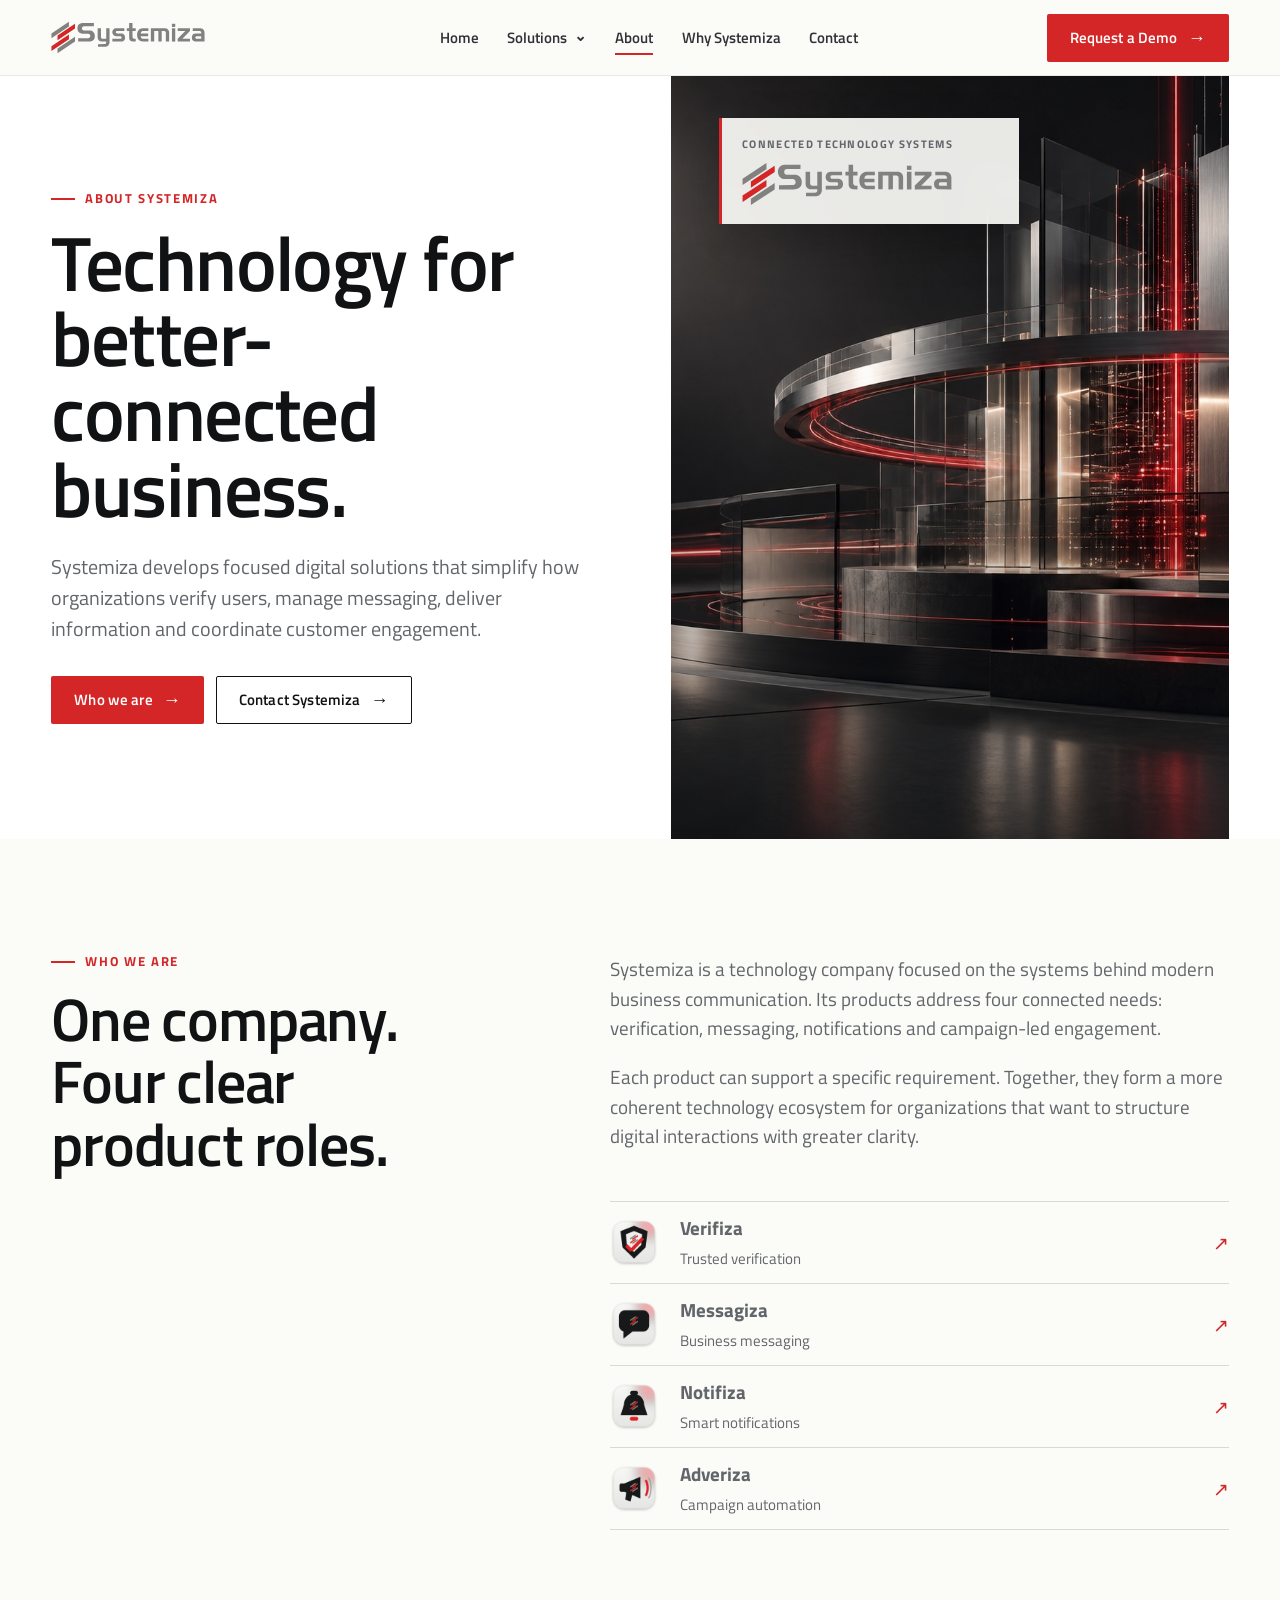
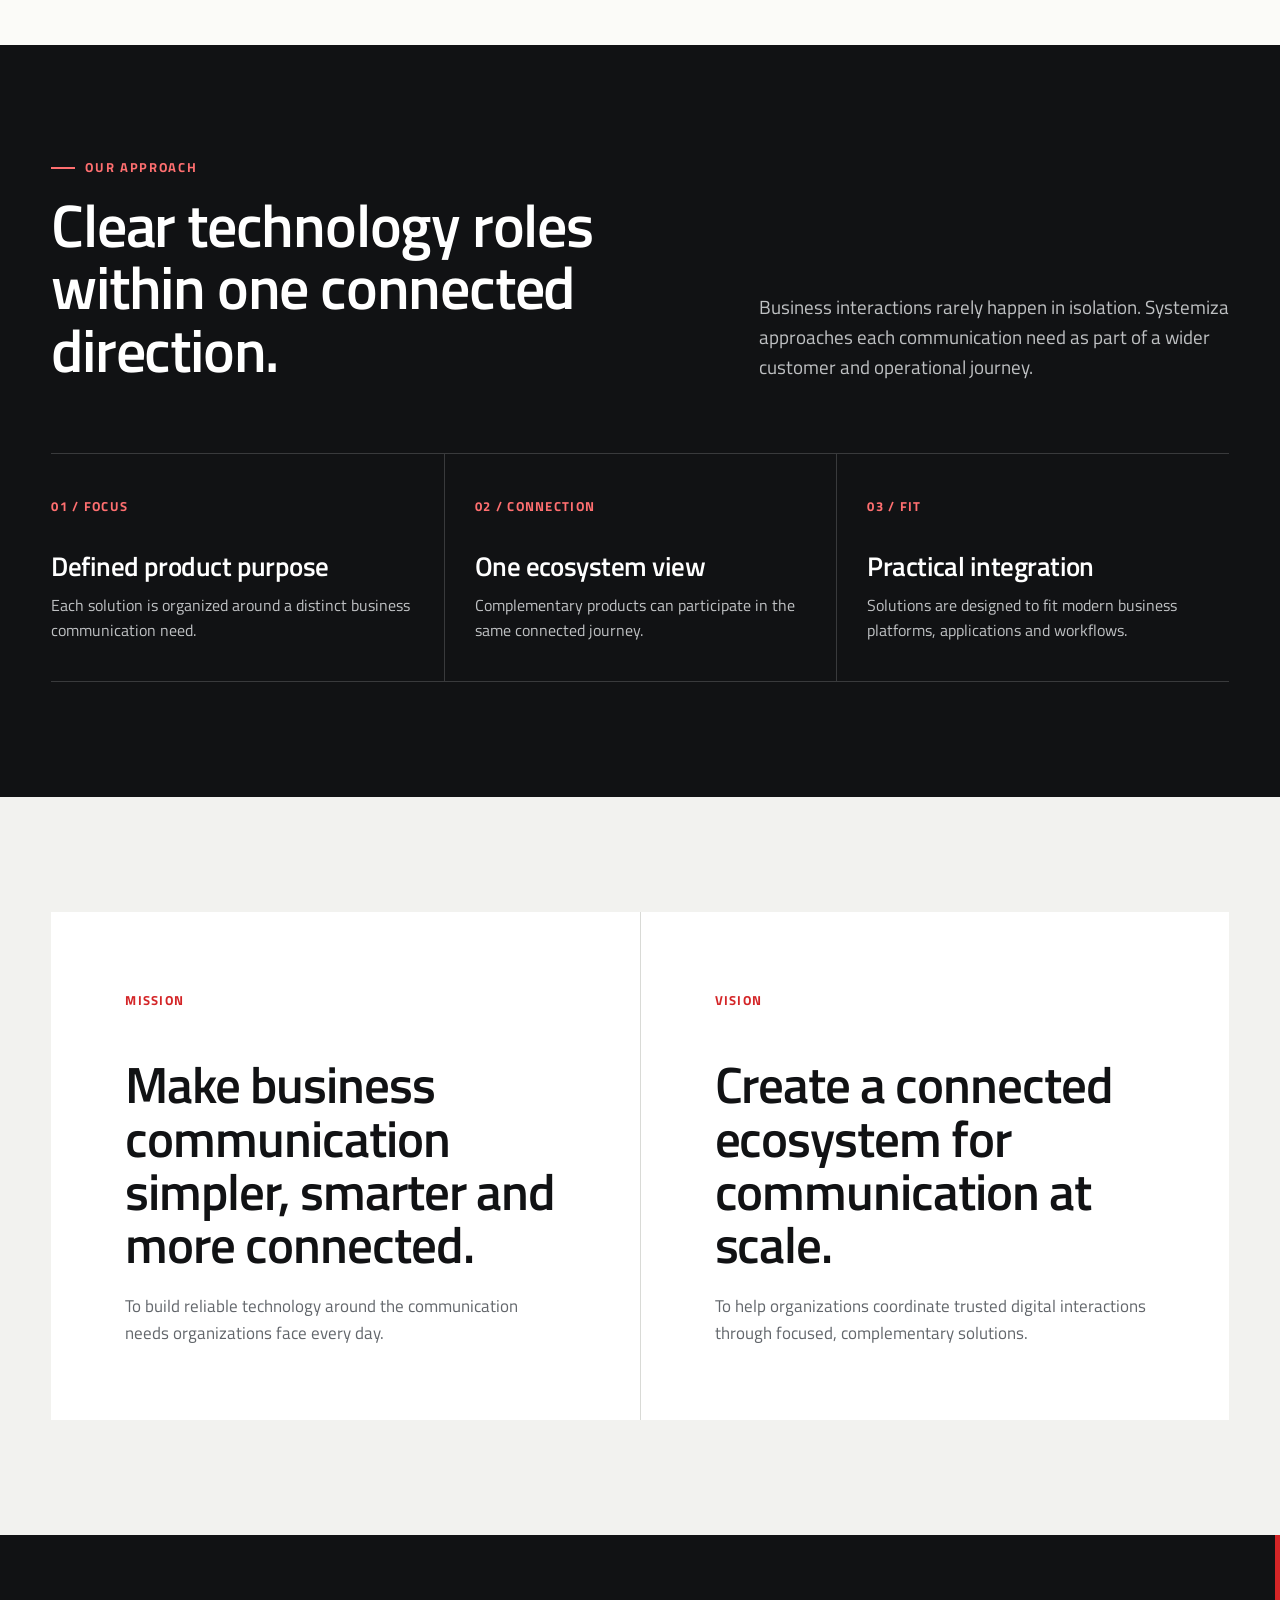
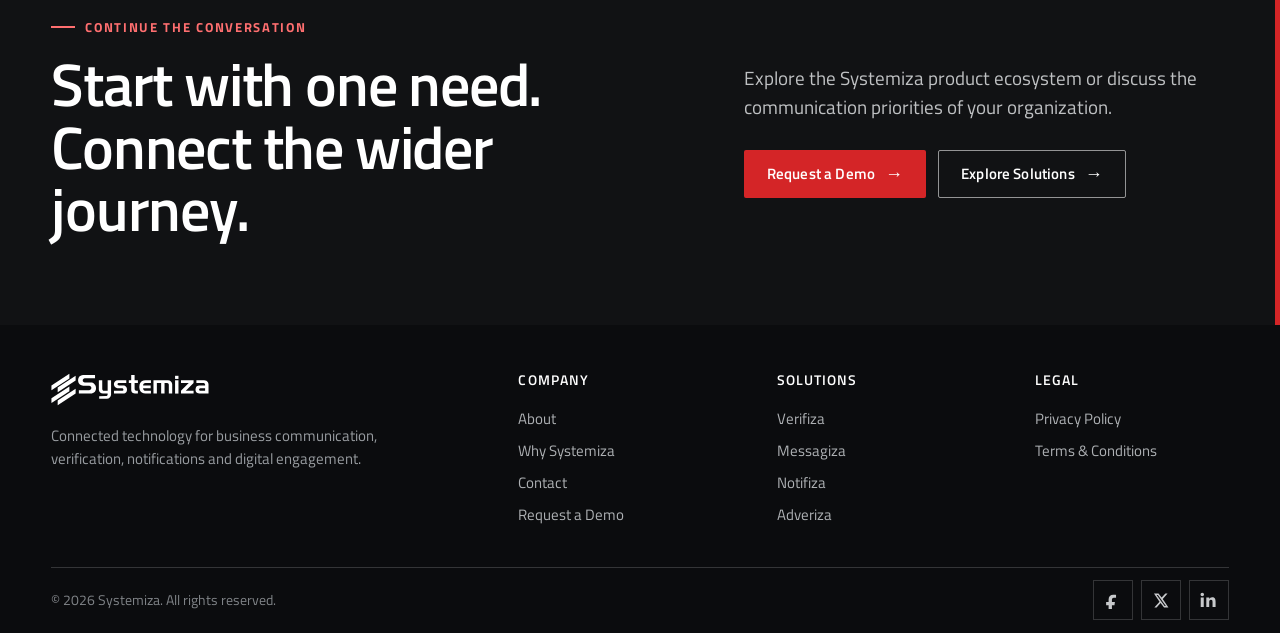
<file: about.html>
<!doctype html>
<html lang="en">
<head>
  <meta charset="utf-8">
  <meta name="viewport" content="width=device-width, initial-scale=1">
  <title>About Systemiza | Connected Business Technology</title>
  <meta name="description" content="Systemiza develops connected technology for business verification, messaging, notifications and digital engagement.">
  <link rel="canonical" href="https://systemiza-minimal-ui-v2.crafty-creek-1632.chatgpt.site/about.html">
  <meta property="og:title" content="About Systemiza | Connected Business Technology">
  <meta property="og:description" content="Meet the technology company building a connected product ecosystem for modern business communication.">
  <meta property="og:type" content="website">
  <meta property="og:url" content="https://systemiza-minimal-ui-v2.crafty-creek-1632.chatgpt.site/about.html">
  <meta property="og:image" content="https://systemiza-minimal-ui-v2.crafty-creek-1632.chatgpt.site/assets/systemiza-connected-technology-v2.jpg">
  <meta name="twitter:card" content="summary_large_image">
  <link rel="icon" href="assets/favicon.svg" type="image/svg+xml">
  <script>document.documentElement.classList.add('js-enabled');</script>
  <link rel="stylesheet" href="styles.css">
</head>
<body data-page="about">
  <a class="skip-link" href="#main">Skip to content</a>
  <header class="site-header">
    <div class="shell header-inner">
      <a class="brand" href="index.html" aria-label="Systemiza home"><img src="assets/systemiza-logo.svg" width="1920" height="400" alt="Systemiza"></a>
      <nav class="desktop-nav" aria-label="Primary navigation">
        <a href="index.html">Home</a>
        <details class="solutions-menu">
          <summary class="solutions-summary">Solutions</summary>
          <div class="solutions-panel">
            <div class="solutions-grid">
              <a class="solution-menu-link" href="solutions/verifiza/index.html"><img src="assets/product-icons/verifiza.png" width="1024" height="1024" alt=""><span><strong>Verifiza</strong><small>Trusted verification</small></span><span aria-hidden="true">↗</span></a>
              <a class="solution-menu-link" href="solutions/messagiza/index.html"><img src="assets/product-icons/messagiza.png" width="1024" height="1024" alt=""><span><strong>Messagiza</strong><small>Business messaging</small></span><span aria-hidden="true">↗</span></a>
              <a class="solution-menu-link" href="solutions/notifiza/index.html"><img src="assets/product-icons/notifiza.png" width="1024" height="1024" alt=""><span><strong>Notifiza</strong><small>Smart notifications</small></span><span aria-hidden="true">↗</span></a>
              <a class="solution-menu-link" href="solutions/adveriza/index.html"><img src="assets/product-icons/adveriza.png" width="1024" height="1024" alt=""><span><strong>Adveriza</strong><small>Campaign automation</small></span><span aria-hidden="true">↗</span></a>
            </div>
          </div>
        </details>
        <a href="about.html" aria-current="page">About</a>
        <a href="index.html#why">Why Systemiza</a>
        <a href="contact.html">Contact</a>
      </nav>
      <a class="button button--primary header-cta" href="request-demo.html">Request a Demo</a>
      <button class="menu-toggle" type="button" aria-expanded="false" aria-controls="mobile-menu" aria-label="Open navigation"><span aria-hidden="true"></span></button>
    </div>
  </header>
  <div class="mobile-menu" id="mobile-menu">
    <nav class="mobile-nav" aria-label="Mobile navigation">
      <a href="index.html">Home</a>
      <div class="mobile-products">
        <p>Solutions</p>
        <a class="mobile-product-link" href="solutions/verifiza/index.html"><img src="assets/product-icons/verifiza.png" width="1024" height="1024" alt=""><span><strong>Verifiza</strong><small>Trusted verification</small></span><span aria-hidden="true">→</span></a>
        <a class="mobile-product-link" href="solutions/messagiza/index.html"><img src="assets/product-icons/messagiza.png" width="1024" height="1024" alt=""><span><strong>Messagiza</strong><small>Business messaging</small></span><span aria-hidden="true">→</span></a>
        <a class="mobile-product-link" href="solutions/notifiza/index.html"><img src="assets/product-icons/notifiza.png" width="1024" height="1024" alt=""><span><strong>Notifiza</strong><small>Smart notifications</small></span><span aria-hidden="true">→</span></a>
        <a class="mobile-product-link" href="solutions/adveriza/index.html"><img src="assets/product-icons/adveriza.png" width="1024" height="1024" alt=""><span><strong>Adveriza</strong><small>Campaign automation</small></span><span aria-hidden="true">→</span></a>
      </div>
      <a href="about.html" aria-current="page">About</a>
      <a href="index.html#why">Why Systemiza</a>
      <a href="contact.html">Contact</a>
      <a class="button button--primary" href="request-demo.html">Request a Demo</a>
    </nav>
  </div>

  <main id="main">
    <section class="page-hero" aria-labelledby="about-title">
      <div class="shell page-hero__grid">
        <div class="page-hero__copy reveal">
          <p class="eyebrow">About Systemiza</p>
          <h1 id="about-title">Technology for better-connected business.</h1>
          <p>Systemiza develops focused digital solutions that simplify how organizations verify users, manage messaging, deliver information and coordinate customer engagement.</p>
          <div class="actions"><a class="button button--primary" href="#company">Who we are</a><a class="button button--secondary" href="contact.html">Contact Systemiza</a></div>
        </div>
        <figure class="page-hero__media about-hero__media">
          <img class="about-hero__art" src="assets/systemiza-connected-technology-v2.jpg" width="1448" height="1086" alt="Architectural layers of glass and metal connected by precise red signal paths" fetchpriority="high">
          <figcaption class="about-hero__brand">
            <span>Connected technology systems</span>
            <img class="about-hero__logo" src="assets/systemiza-logo.svg" width="1920" height="400" alt="Systemiza">
          </figcaption>
        </figure>
      </div>
    </section>

    <section class="section" id="company" aria-labelledby="company-title">
      <div class="shell about-intro">
        <div class="reveal">
          <p class="eyebrow">Who we are</p>
          <h2 id="company-title">One company.<br>Four clear product roles.</h2>
        </div>
        <div class="about-intro__aside reveal">
          <p>Systemiza is a technology company focused on the systems behind modern business communication. Its products address four connected needs: verification, messaging, notifications and campaign-led engagement.</p>
          <p>Each product can support a specific requirement. Together, they form a more coherent technology ecosystem for organizations that want to structure digital interactions with greater clarity.</p>
          <div class="role-list" aria-label="Systemiza product ecosystem">
            <a href="solutions/verifiza/index.html"><img src="assets/product-icons/verifiza.png" width="1024" height="1024" alt=""><span><strong>Verifiza</strong><small>Trusted verification</small></span><span aria-hidden="true">↗</span></a>
            <a href="solutions/messagiza/index.html"><img src="assets/product-icons/messagiza.png" width="1024" height="1024" alt=""><span><strong>Messagiza</strong><small>Business messaging</small></span><span aria-hidden="true">↗</span></a>
            <a href="solutions/notifiza/index.html"><img src="assets/product-icons/notifiza.png" width="1024" height="1024" alt=""><span><strong>Notifiza</strong><small>Smart notifications</small></span><span aria-hidden="true">↗</span></a>
            <a href="solutions/adveriza/index.html"><img src="assets/product-icons/adveriza.png" width="1024" height="1024" alt=""><span><strong>Adveriza</strong><small>Campaign automation</small></span><span aria-hidden="true">↗</span></a>
          </div>
        </div>
      </div>
    </section>

    <section class="section section--dark" aria-labelledby="approach-title">
      <div class="shell">
        <header class="section-heading section-heading--dark reveal">
          <div><p class="eyebrow eyebrow--light">Our approach</p><h2 id="approach-title">Clear technology roles within one connected direction.</h2></div>
          <p>Business interactions rarely happen in isolation. Systemiza approaches each communication need as part of a wider customer and operational journey.</p>
        </header>
        <div class="problem-row reveal">
          <article><span>01 / FOCUS</span><h3>Defined product purpose</h3><p>Each solution is organized around a distinct business communication need.</p></article>
          <article><span>02 / CONNECTION</span><h3>One ecosystem view</h3><p>Complementary products can participate in the same connected journey.</p></article>
          <article><span>03 / FIT</span><h3>Practical integration</h3><p>Solutions are designed to fit modern business platforms, applications and workflows.</p></article>
        </div>
      </div>
    </section>

    <section class="section section--surface" aria-label="Systemiza mission and vision">
      <div class="shell mission-grid reveal">
        <article class="mission-card"><span>Mission</span><h2>Make business communication simpler, smarter and more connected.</h2><p>To build reliable technology around the communication needs organizations face every day.</p></article>
        <article class="mission-card"><span>Vision</span><h2>Create a connected ecosystem for communication at scale.</h2><p>To help organizations coordinate trusted digital interactions through focused, complementary solutions.</p></article>
      </div>
    </section>

    <section class="cta-band" aria-labelledby="about-cta-title">
      <div class="shell cta-band__inner reveal">
        <div><p class="eyebrow eyebrow--light">Continue the conversation</p><h2 id="about-cta-title">Start with one need. Connect the wider journey.</h2></div>
        <div class="cta-band__action"><p>Explore the Systemiza product ecosystem or discuss the communication priorities of your organization.</p><div class="actions"><a class="button button--primary" href="request-demo.html">Request a Demo</a><a class="button button--light" href="index.html#solutions">Explore Solutions</a></div></div>
      </div>
    </section>
  </main>

  <footer class="site-footer">
    <div class="shell footer-main">
      <div class="footer-brand"><img src="assets/systemiza-logo.svg" width="1920" height="400" alt="Systemiza"><p>Connected technology for business communication, verification, notifications and digital engagement.</p></div>
      <nav class="footer-col" aria-label="Company links"><h2>Company</h2><a href="about.html">About</a><a href="index.html#why">Why Systemiza</a><a href="contact.html">Contact</a><a href="request-demo.html">Request a Demo</a></nav>
      <nav class="footer-col" aria-label="Solution links"><h2>Solutions</h2><a href="solutions/verifiza/index.html">Verifiza</a><a href="solutions/messagiza/index.html">Messagiza</a><a href="solutions/notifiza/index.html">Notifiza</a><a href="solutions/adveriza/index.html">Adveriza</a></nav>
      <nav class="footer-col" aria-label="Legal links"><h2>Legal</h2><a href="privacy.html">Privacy Policy</a><a href="terms.html">Terms &amp; Conditions</a></nav>
    </div>
    <div class="shell footer-bottom"><p>© <span>2026</span> Systemiza. All rights reserved.</p><div class="social-links" aria-label="Systemiza social media"><a class="social-link" href="https://www.facebook.com/systemiza" target="_blank" rel="noopener noreferrer" aria-label="Systemiza on Facebook"><svg viewBox="0 0 24 24" aria-hidden="true"><path d="M14 8h3V4.2c-.5-.1-2.2-.2-4-.2-3.9 0-6.5 2.4-6.5 6.7V14H3v4.7h3.5V24h4.7v-5.3h3.6l.6-4.7h-4.2v-2.8C11.2 9.8 11.6 8 14 8Z"/></svg></a><a class="social-link" href="https://x.com/isystemiza" target="_blank" rel="noopener noreferrer" aria-label="Systemiza on X"><svg viewBox="0 0 24 24" aria-hidden="true"><path d="M18.9 2H22l-6.8 7.8L23.2 22H17l-4.9-6.4L6.5 22H3.3l7.3-8.3L2.8 2h6.4l4.4 5.8L18.9 2Zm-1.1 17.8h1.7L8.3 4.1H6.5l11.3 15.7Z"/></svg></a><a class="social-link" href="https://www.linkedin.com/in/systemiza/" target="_blank" rel="noopener noreferrer" aria-label="Systemiza on LinkedIn"><svg viewBox="0 0 24 24" aria-hidden="true"><path d="M5.3 7.8H1V21h4.3V7.8ZM3.2 1A2.5 2.5 0 1 0 3.2 6a2.5 2.5 0 0 0 0-5ZM13 7.8H8.9V21H13v-6.5c0-1.7.3-3.4 2.5-3.4s2.2 2 2.2 3.5V21H22v-7.2c0-3.6-.8-6.3-4.9-6.3-2 0-3.3 1.1-3.8 2.1H13V7.8Z"/></svg></a></div></div>
  </footer>
  <button class="back-to-top" type="button" aria-label="Back to top"><svg viewBox="0 0 24 24" aria-hidden="true"><path d="m6 14 6-6 6 6"/></svg></button>
  <script src="app.js" defer></script>
</body>
</html>
</file>
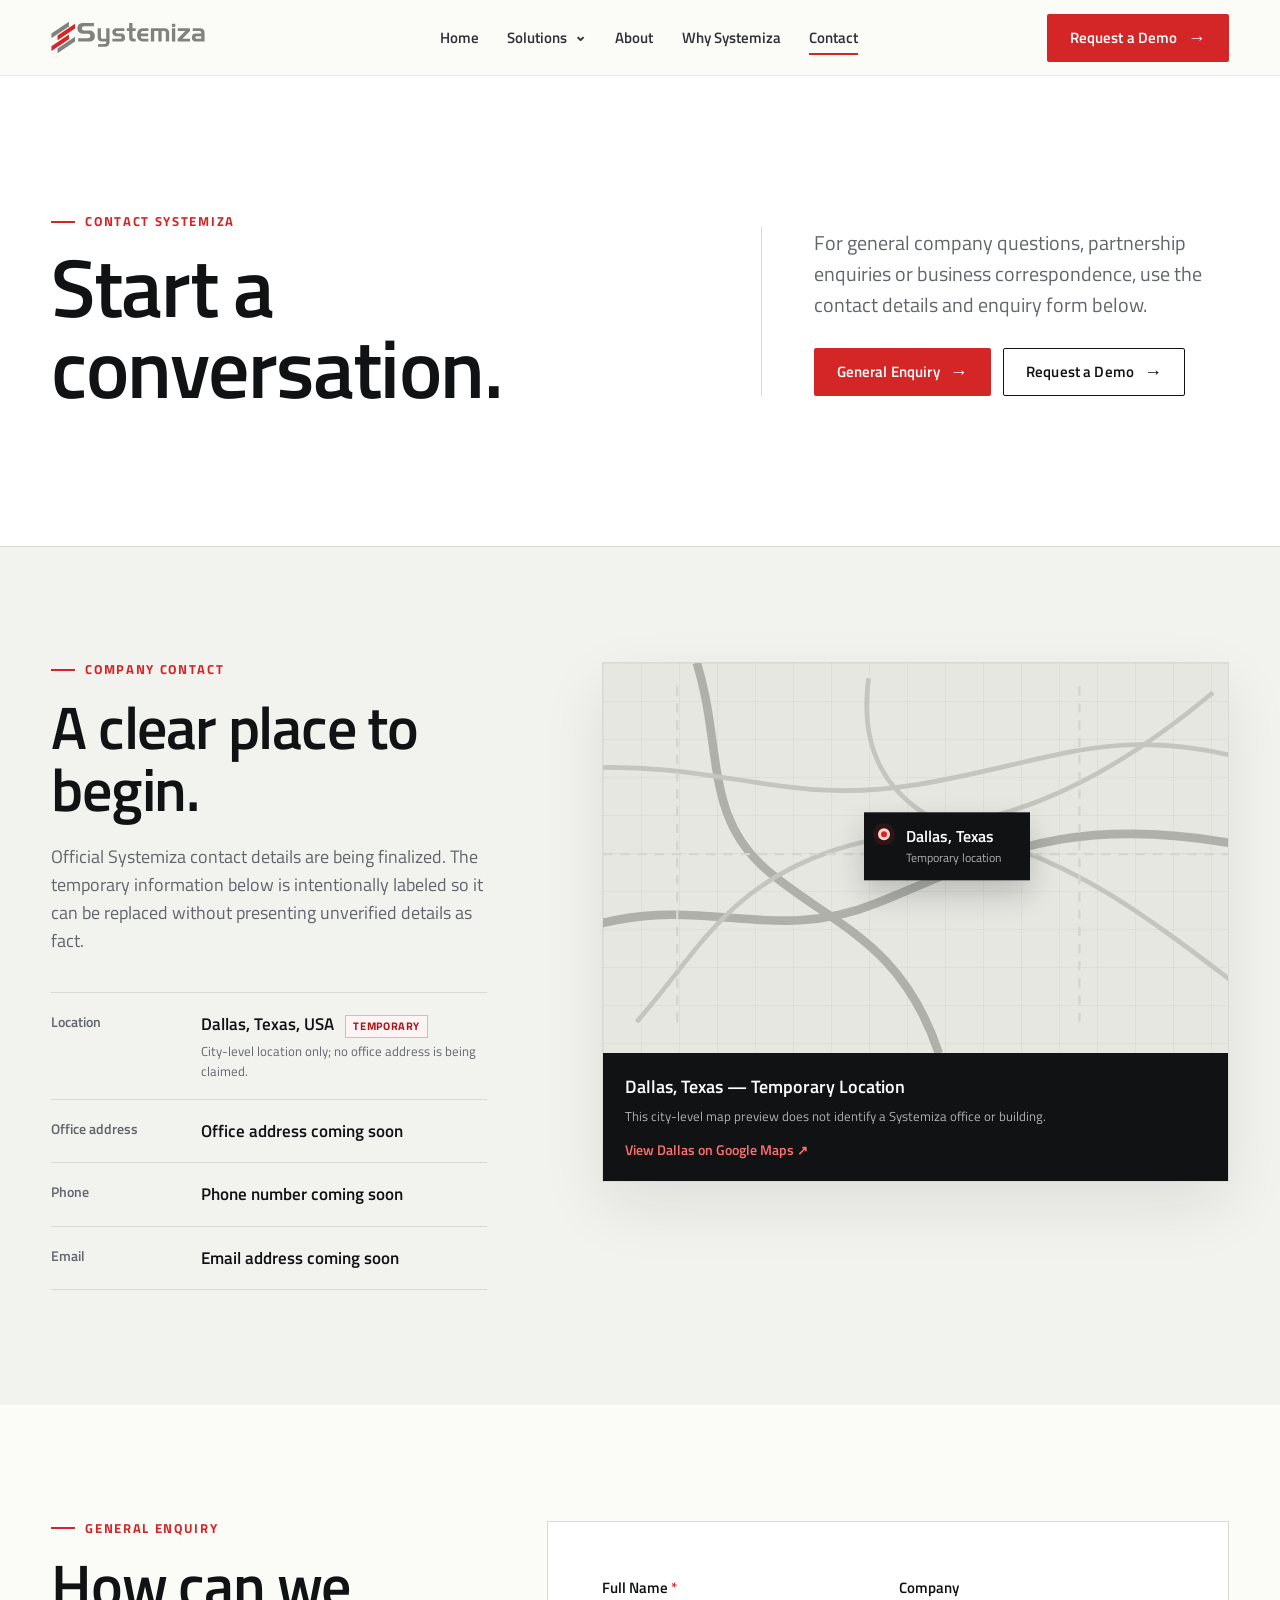
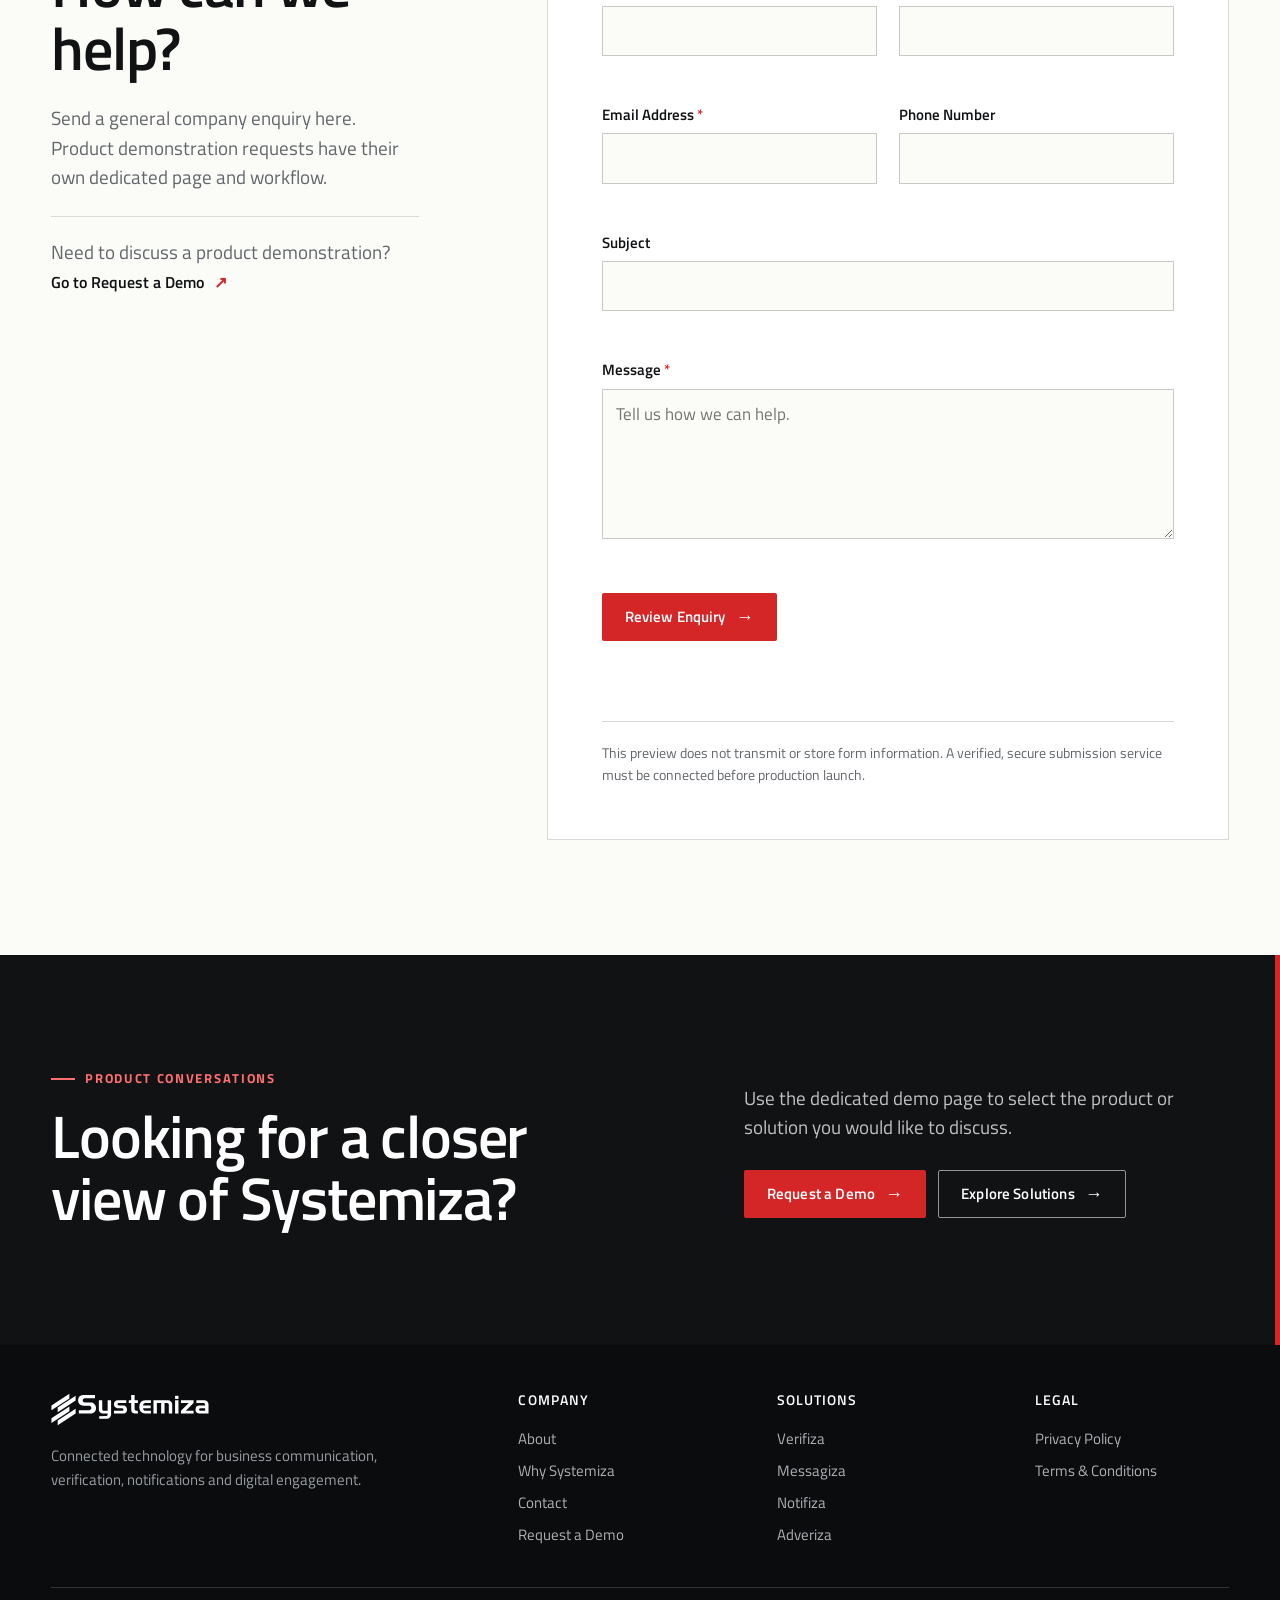
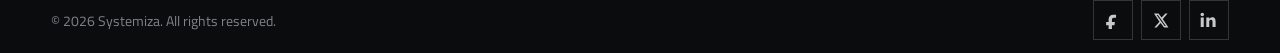
<file: contact.html>
<!doctype html>
<html lang="en">
<head>
  <meta charset="utf-8">
  <meta name="viewport" content="width=device-width, initial-scale=1">
  <title>Contact Systemiza | General Enquiries</title>
  <meta name="description" content="Contact Systemiza for general company enquiries and business communication technology conversations.">
  <link rel="canonical" href="https://systemiza-minimal-ui-v2.crafty-creek-1632.chatgpt.site/contact.html">
  <meta property="og:title" content="Contact Systemiza | General Enquiries">
  <meta property="og:description" content="Start a general company enquiry with Systemiza.">
  <meta property="og:type" content="website">
  <meta property="og:url" content="https://systemiza-minimal-ui-v2.crafty-creek-1632.chatgpt.site/contact.html">
  <meta property="og:image" content="https://systemiza-minimal-ui-v2.crafty-creek-1632.chatgpt.site/assets/systemiza-building-red-black.png">
  <meta name="twitter:card" content="summary_large_image">
  <link rel="icon" href="assets/favicon.svg" type="image/svg+xml">
  <script>document.documentElement.classList.add('js-enabled');</script>
  <link rel="stylesheet" href="styles.css">
</head>
<body data-page="contact">
  <a class="skip-link" href="#main">Skip to content</a>
  <header class="site-header">
    <div class="shell header-inner">
      <a class="brand" href="index.html" aria-label="Systemiza home"><img src="assets/systemiza-logo.svg" width="1920" height="400" alt="Systemiza"></a>
      <nav class="desktop-nav" aria-label="Primary navigation">
        <a href="index.html">Home</a>
        <details class="solutions-menu">
          <summary class="solutions-summary">Solutions</summary>
          <div class="solutions-panel">
            <div class="solutions-grid">
              <a class="solution-menu-link" href="solutions/verifiza/index.html"><img src="assets/product-icons/verifiza.png" width="1024" height="1024" alt=""><span><strong>Verifiza</strong><small>Trusted verification</small></span><span aria-hidden="true">↗</span></a>
              <a class="solution-menu-link" href="solutions/messagiza/index.html"><img src="assets/product-icons/messagiza.png" width="1024" height="1024" alt=""><span><strong>Messagiza</strong><small>Business messaging</small></span><span aria-hidden="true">↗</span></a>
              <a class="solution-menu-link" href="solutions/notifiza/index.html"><img src="assets/product-icons/notifiza.png" width="1024" height="1024" alt=""><span><strong>Notifiza</strong><small>Smart notifications</small></span><span aria-hidden="true">↗</span></a>
              <a class="solution-menu-link" href="solutions/adveriza/index.html"><img src="assets/product-icons/adveriza.png" width="1024" height="1024" alt=""><span><strong>Adveriza</strong><small>Campaign automation</small></span><span aria-hidden="true">↗</span></a>
            </div>
          </div>
        </details>
        <a href="about.html">About</a>
        <a href="index.html#why">Why Systemiza</a>
        <a href="contact.html" aria-current="page">Contact</a>
      </nav>
      <a class="button button--primary header-cta" href="request-demo.html">Request a Demo</a>
      <button class="menu-toggle" type="button" aria-expanded="false" aria-controls="mobile-menu" aria-label="Open navigation"><span aria-hidden="true"></span></button>
    </div>
  </header>
  <div class="mobile-menu" id="mobile-menu">
    <nav class="mobile-nav" aria-label="Mobile navigation">
      <a href="index.html">Home</a>
      <div class="mobile-products">
        <p>Solutions</p>
        <a class="mobile-product-link" href="solutions/verifiza/index.html"><img src="assets/product-icons/verifiza.png" width="1024" height="1024" alt=""><span><strong>Verifiza</strong><small>Trusted verification</small></span><span aria-hidden="true">→</span></a>
        <a class="mobile-product-link" href="solutions/messagiza/index.html"><img src="assets/product-icons/messagiza.png" width="1024" height="1024" alt=""><span><strong>Messagiza</strong><small>Business messaging</small></span><span aria-hidden="true">→</span></a>
        <a class="mobile-product-link" href="solutions/notifiza/index.html"><img src="assets/product-icons/notifiza.png" width="1024" height="1024" alt=""><span><strong>Notifiza</strong><small>Smart notifications</small></span><span aria-hidden="true">→</span></a>
        <a class="mobile-product-link" href="solutions/adveriza/index.html"><img src="assets/product-icons/adveriza.png" width="1024" height="1024" alt=""><span><strong>Adveriza</strong><small>Campaign automation</small></span><span aria-hidden="true">→</span></a>
      </div>
      <a href="about.html">About</a>
      <a href="index.html#why">Why Systemiza</a>
      <a href="contact.html" aria-current="page">Contact</a>
      <a class="button button--primary" href="request-demo.html">Request a Demo</a>
    </nav>
  </div>

  <main id="main">
    <section class="contact-hero" aria-labelledby="contact-title">
      <div class="shell contact-hero__inner">
        <div class="reveal">
          <p class="eyebrow">Contact Systemiza</p>
          <h1 id="contact-title">Start a conversation.</h1>
        </div>
        <div class="contact-hero__aside reveal">
          <p>For general company questions, partnership enquiries or business correspondence, use the contact details and enquiry form below.</p>
          <div class="actions"><a class="button button--primary" href="#general-enquiry">General Enquiry</a><a class="button button--secondary" href="request-demo.html">Request a Demo</a></div>
        </div>
      </div>
    </section>

    <section class="section section--surface" aria-labelledby="company-contact-title">
      <div class="shell contact-company-layout">
        <div class="contact-company-copy reveal">
          <p class="eyebrow">Company contact</p>
          <h2 id="company-contact-title">A clear place to begin.</h2>
          <p>Official Systemiza contact details are being finalized. The temporary information below is intentionally labeled so it can be replaced without presenting unverified details as fact.</p>
          <dl class="contact-details">
            <div><dt>Location</dt><dd>Dallas, Texas, USA <span class="temporary-badge">Temporary</span><small>City-level location only; no office address is being claimed.</small></dd></div>
            <div><dt>Office address</dt><dd>Office address coming soon</dd></div>
            <div><dt>Phone</dt><dd>Phone number coming soon</dd></div>
            <div><dt>Email</dt><dd>Email address coming soon</dd></div>
          </dl>
        </div>
        <figure class="contact-map reveal">
          <div class="contact-map__preview" role="img" aria-label="Stylized city-level map preview centered on Dallas, Texas, USA">
            <svg viewBox="0 0 800 440" aria-hidden="true">
              <path class="map-road map-road--major" d="M-40 315C120 258 208 335 350 278S596 154 850 210"/>
              <path class="map-road map-road--major" d="M120-30C154 80 128 169 214 239S383 330 430 470"/>
              <path class="map-road" d="M-30 105C155 96 230 154 402 126S650 46 830 95"/>
              <path class="map-road" d="M43 430C122 340 157 259 290 212S542 208 781 8"/>
              <path class="map-road" d="M340-10C326 94 372 164 489 196S690 290 815 385"/>
              <path class="map-road map-road--local" d="M0 215H800M95 0V440M610 0V440"/>
            </svg>
            <div class="contact-map__marker"><span aria-hidden="true"></span><strong>Dallas, Texas</strong><small>Temporary location</small></div>
          </div>
          <figcaption><strong>Dallas, Texas — Temporary Location</strong><span>This city-level map preview does not identify a Systemiza office or building.</span><a href="https://www.google.com/maps/search/?api=1&amp;query=Dallas%2C%20Texas%2C%20USA" target="_blank" rel="noopener noreferrer">View Dallas on Google Maps <span aria-hidden="true">↗</span></a></figcaption>
        </figure>
      </div>
    </section>

    <section class="section" id="general-enquiry" aria-labelledby="enquiry-title">
      <div class="shell contact-layout">
        <div class="contact-intro reveal">
          <p class="eyebrow">General enquiry</p>
          <h2 id="enquiry-title">How can we help?</h2>
          <p>Send a general company enquiry here. Product demonstration requests have their own dedicated page and workflow.</p>
          <p class="contact-note">Need to discuss a product demonstration? <a class="text-link" href="request-demo.html">Go to Request a Demo</a></p>
        </div>

        <form class="enquiry-form reveal" data-enquiry-form data-success-message="Your enquiry details are complete, but this preview does not transmit information. No message has been sent.">
          <div class="form-row">
            <div class="field"><label for="contact-name">Full Name <span aria-hidden="true">*</span></label><input id="contact-name" name="name" autocomplete="name" required aria-describedby="contact-name-error"><span class="field-error" id="contact-name-error"></span></div>
            <div class="field"><label for="contact-company">Company</label><input id="contact-company" name="company" autocomplete="organization" aria-describedby="contact-company-error"><span class="field-error" id="contact-company-error"></span></div>
          </div>
          <div class="form-row">
            <div class="field"><label for="contact-email">Email Address <span aria-hidden="true">*</span></label><input id="contact-email" type="email" name="email" autocomplete="email" required aria-describedby="contact-email-error"><span class="field-error" id="contact-email-error"></span></div>
            <div class="field"><label for="contact-phone">Phone Number</label><input id="contact-phone" type="tel" name="phone" autocomplete="tel" aria-describedby="contact-phone-error"><span class="field-error" id="contact-phone-error"></span></div>
          </div>
          <div class="field"><label for="contact-subject">Subject</label><input id="contact-subject" name="subject" aria-describedby="contact-subject-error"><span class="field-error" id="contact-subject-error"></span></div>
          <div class="field"><label for="contact-message">Message <span aria-hidden="true">*</span></label><textarea id="contact-message" name="message" required aria-describedby="contact-message-error" placeholder="Tell us how we can help."></textarea><span class="field-error" id="contact-message-error"></span></div>
          <button class="button button--primary" type="submit">Review Enquiry</button>
          <p class="form-status" role="status" aria-live="polite"></p>
          <p class="contact-note">This preview does not transmit or store form information. A verified, secure submission service must be connected before production launch.</p>
        </form>
      </div>
    </section>

    <section class="cta-band" aria-labelledby="contact-cta-title">
      <div class="shell cta-band__inner reveal">
        <div><p class="eyebrow eyebrow--light">Product conversations</p><h2 id="contact-cta-title">Looking for a closer view of Systemiza?</h2></div>
        <div class="cta-band__action"><p>Use the dedicated demo page to select the product or solution you would like to discuss.</p><div class="actions"><a class="button button--primary" href="request-demo.html">Request a Demo</a><a class="button button--light" href="index.html#solutions">Explore Solutions</a></div></div>
      </div>
    </section>
  </main>

  <footer class="site-footer">
    <div class="shell footer-main">
      <div class="footer-brand"><img src="assets/systemiza-logo.svg" width="1920" height="400" alt="Systemiza"><p>Connected technology for business communication, verification, notifications and digital engagement.</p></div>
      <nav class="footer-col" aria-label="Company links"><h2>Company</h2><a href="about.html">About</a><a href="index.html#why">Why Systemiza</a><a href="contact.html">Contact</a><a href="request-demo.html">Request a Demo</a></nav>
      <nav class="footer-col" aria-label="Solution links"><h2>Solutions</h2><a href="solutions/verifiza/index.html">Verifiza</a><a href="solutions/messagiza/index.html">Messagiza</a><a href="solutions/notifiza/index.html">Notifiza</a><a href="solutions/adveriza/index.html">Adveriza</a></nav>
      <nav class="footer-col" aria-label="Legal links"><h2>Legal</h2><a href="privacy.html">Privacy Policy</a><a href="terms.html">Terms &amp; Conditions</a></nav>
    </div>
    <div class="shell footer-bottom"><p>© <span>2026</span> Systemiza. All rights reserved.</p><div class="social-links" aria-label="Systemiza social media"><a class="social-link" href="https://www.facebook.com/systemiza" target="_blank" rel="noopener noreferrer" aria-label="Systemiza on Facebook"><svg viewBox="0 0 24 24" aria-hidden="true"><path d="M14 8h3V4.2c-.5-.1-2.2-.2-4-.2-3.9 0-6.5 2.4-6.5 6.7V14H3v4.7h3.5V24h4.7v-5.3h3.6l.6-4.7h-4.2v-2.8C11.2 9.8 11.6 8 14 8Z"/></svg></a><a class="social-link" href="https://x.com/isystemiza" target="_blank" rel="noopener noreferrer" aria-label="Systemiza on X"><svg viewBox="0 0 24 24" aria-hidden="true"><path d="M18.9 2H22l-6.8 7.8L23.2 22H17l-4.9-6.4L6.5 22H3.3l7.3-8.3L2.8 2h6.4l4.4 5.8L18.9 2Zm-1.1 17.8h1.7L8.3 4.1H6.5l11.3 15.7Z"/></svg></a><a class="social-link" href="https://www.linkedin.com/in/systemiza/" target="_blank" rel="noopener noreferrer" aria-label="Systemiza on LinkedIn"><svg viewBox="0 0 24 24" aria-hidden="true"><path d="M5.3 7.8H1V21h4.3V7.8ZM3.2 1A2.5 2.5 0 1 0 3.2 6a2.5 2.5 0 0 0 0-5ZM13 7.8H8.9V21H13v-6.5c0-1.7.3-3.4 2.5-3.4s2.2 2 2.2 3.5V21H22v-7.2c0-3.6-.8-6.3-4.9-6.3-2 0-3.3 1.1-3.8 2.1H13V7.8Z"/></svg></a></div></div>
  </footer>
  <button class="back-to-top" type="button" aria-label="Back to top"><svg viewBox="0 0 24 24" aria-hidden="true"><path d="m6 14 6-6 6 6"/></svg></button>
  <script src="app.js" defer></script>
</body>
</html>
</file>
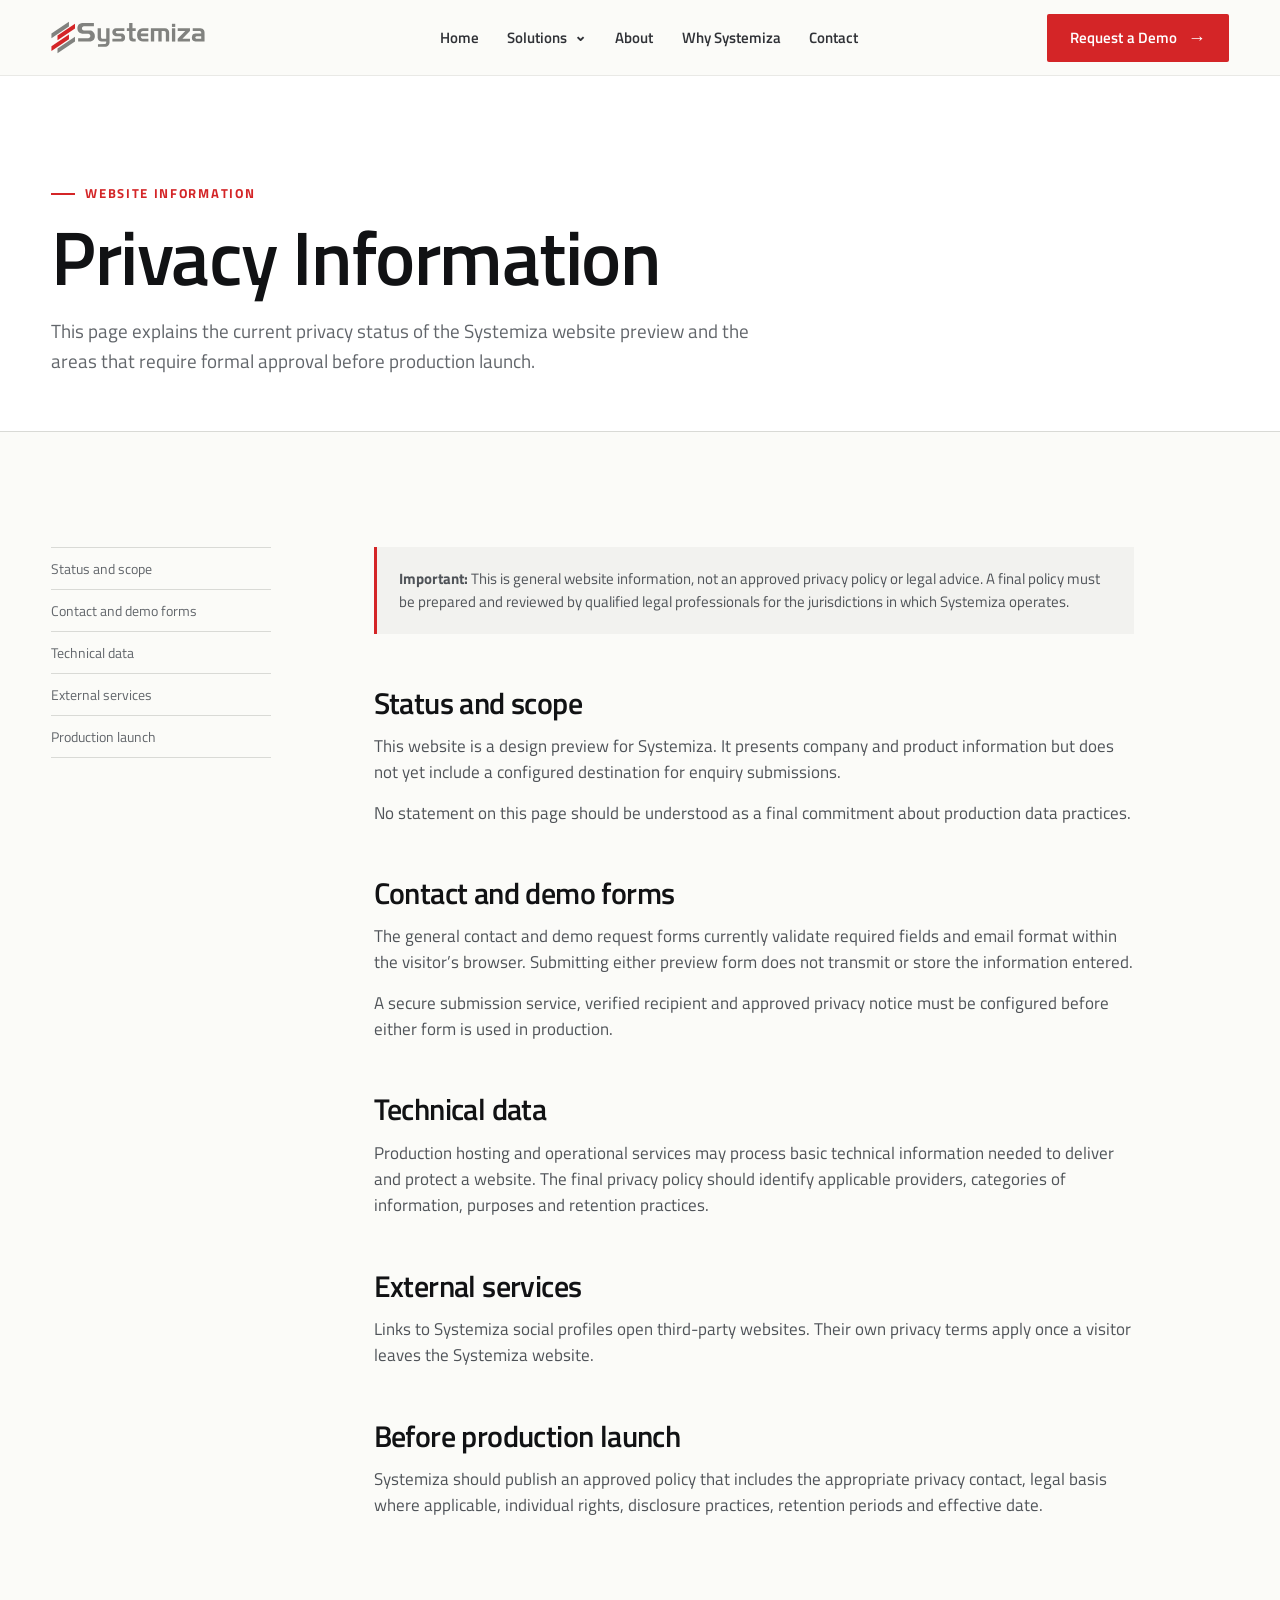
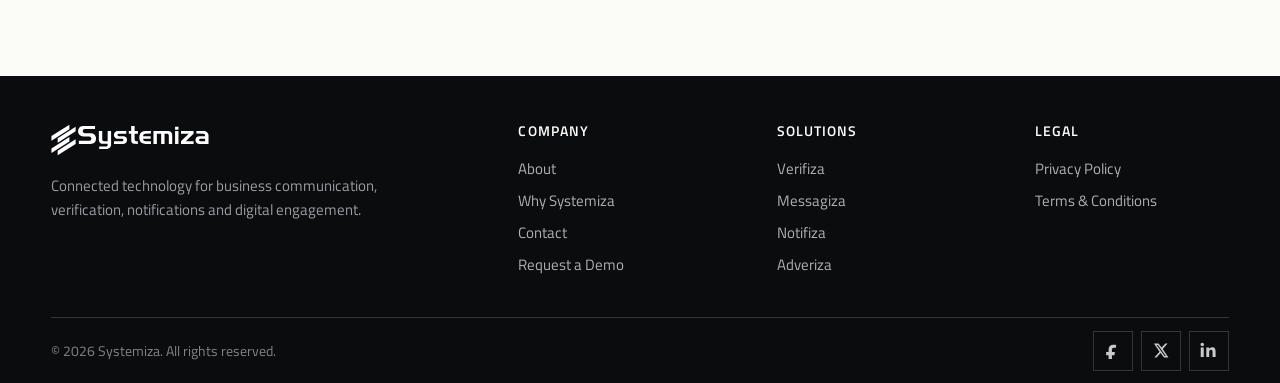
<file: privacy.html>
<!doctype html>
<html lang="en">
<head>
  <meta charset="utf-8">
  <meta name="viewport" content="width=device-width, initial-scale=1">
  <title>Privacy Information | Systemiza</title>
  <meta name="description" content="General privacy information for the Systemiza website preview and its current contact and demo form state.">
  <link rel="canonical" href="https://systemiza-minimal-ui-v2.crafty-creek-1632.chatgpt.site/privacy.html">
  <meta property="og:title" content="Privacy Information | Systemiza">
  <meta property="og:description" content="General privacy information for the Systemiza website preview.">
  <meta property="og:type" content="website">
  <meta property="og:url" content="https://systemiza-minimal-ui-v2.crafty-creek-1632.chatgpt.site/privacy.html">
  <meta property="og:image" content="https://systemiza-minimal-ui-v2.crafty-creek-1632.chatgpt.site/assets/systemiza-building-red-black.png">
  <meta name="twitter:card" content="summary_large_image">
  <link rel="icon" href="assets/favicon.svg" type="image/svg+xml">
  <script>document.documentElement.classList.add('js-enabled');</script>
  <link rel="stylesheet" href="styles.css">
</head>
<body data-page="legal">
  <a class="skip-link" href="#main">Skip to content</a>
  <header class="site-header">
    <div class="shell header-inner">
      <a class="brand" href="index.html" aria-label="Systemiza home"><img src="assets/systemiza-logo.svg" width="1920" height="400" alt="Systemiza"></a>
      <nav class="desktop-nav" aria-label="Primary navigation">
        <a href="index.html">Home</a>
        <details class="solutions-menu">
          <summary class="solutions-summary">Solutions</summary>
          <div class="solutions-panel"><div class="solutions-grid">
            <a class="solution-menu-link" href="solutions/verifiza/index.html"><img src="assets/product-icons/verifiza.png" width="1024" height="1024" alt=""><span><strong>Verifiza</strong><small>Trusted verification</small></span><span aria-hidden="true">↗</span></a>
            <a class="solution-menu-link" href="solutions/messagiza/index.html"><img src="assets/product-icons/messagiza.png" width="1024" height="1024" alt=""><span><strong>Messagiza</strong><small>Business messaging</small></span><span aria-hidden="true">↗</span></a>
            <a class="solution-menu-link" href="solutions/notifiza/index.html"><img src="assets/product-icons/notifiza.png" width="1024" height="1024" alt=""><span><strong>Notifiza</strong><small>Smart notifications</small></span><span aria-hidden="true">↗</span></a>
            <a class="solution-menu-link" href="solutions/adveriza/index.html"><img src="assets/product-icons/adveriza.png" width="1024" height="1024" alt=""><span><strong>Adveriza</strong><small>Campaign automation</small></span><span aria-hidden="true">↗</span></a>
          </div></div>
        </details>
        <a href="about.html">About</a><a href="index.html#why">Why Systemiza</a><a href="contact.html">Contact</a>
      </nav>
      <a class="button button--primary header-cta" href="request-demo.html">Request a Demo</a>
      <button class="menu-toggle" type="button" aria-expanded="false" aria-controls="mobile-menu" aria-label="Open navigation"><span aria-hidden="true"></span></button>
    </div>
  </header>
  <div class="mobile-menu" id="mobile-menu">
    <nav class="mobile-nav" aria-label="Mobile navigation">
      <a href="index.html">Home</a>
      <div class="mobile-products"><p>Solutions</p>
        <a class="mobile-product-link" href="solutions/verifiza/index.html"><img src="assets/product-icons/verifiza.png" width="1024" height="1024" alt=""><span><strong>Verifiza</strong><small>Trusted verification</small></span><span aria-hidden="true">→</span></a>
        <a class="mobile-product-link" href="solutions/messagiza/index.html"><img src="assets/product-icons/messagiza.png" width="1024" height="1024" alt=""><span><strong>Messagiza</strong><small>Business messaging</small></span><span aria-hidden="true">→</span></a>
        <a class="mobile-product-link" href="solutions/notifiza/index.html"><img src="assets/product-icons/notifiza.png" width="1024" height="1024" alt=""><span><strong>Notifiza</strong><small>Smart notifications</small></span><span aria-hidden="true">→</span></a>
        <a class="mobile-product-link" href="solutions/adveriza/index.html"><img src="assets/product-icons/adveriza.png" width="1024" height="1024" alt=""><span><strong>Adveriza</strong><small>Campaign automation</small></span><span aria-hidden="true">→</span></a>
      </div>
      <a href="about.html">About</a><a href="index.html#why">Why Systemiza</a><a href="contact.html">Contact</a>
      <a class="button button--primary" href="request-demo.html">Request a Demo</a>
    </nav>
  </div>

  <main id="main">
    <section class="legal-hero">
      <div class="shell reveal"><p class="eyebrow">Website information</p><h1>Privacy Information</h1><p>This page explains the current privacy status of the Systemiza website preview and the areas that require formal approval before production launch.</p></div>
    </section>
    <section class="section">
      <div class="shell legal-layout">
        <nav class="legal-nav" aria-label="Privacy information sections">
          <a href="#status">Status and scope</a><a href="#enquiries">Contact and demo forms</a><a href="#technical">Technical data</a><a href="#external">External services</a><a href="#launch">Production launch</a>
        </nav>
        <div class="legal-content reveal">
          <p class="legal-notice"><strong>Important:</strong> This is general website information, not an approved privacy policy or legal advice. A final policy must be prepared and reviewed by qualified legal professionals for the jurisdictions in which Systemiza operates.</p>
          <section id="status"><h2>Status and scope</h2><p>This website is a design preview for Systemiza. It presents company and product information but does not yet include a configured destination for enquiry submissions.</p><p>No statement on this page should be understood as a final commitment about production data practices.</p></section>
          <section id="enquiries"><h2>Contact and demo forms</h2><p>The general contact and demo request forms currently validate required fields and email format within the visitor’s browser. Submitting either preview form does not transmit or store the information entered.</p><p>A secure submission service, verified recipient and approved privacy notice must be configured before either form is used in production.</p></section>
          <section id="technical"><h2>Technical data</h2><p>Production hosting and operational services may process basic technical information needed to deliver and protect a website. The final privacy policy should identify applicable providers, categories of information, purposes and retention practices.</p></section>
          <section id="external"><h2>External services</h2><p>Links to Systemiza social profiles open third-party websites. Their own privacy terms apply once a visitor leaves the Systemiza website.</p></section>
          <section id="launch"><h2>Before production launch</h2><p>Systemiza should publish an approved policy that includes the appropriate privacy contact, legal basis where applicable, individual rights, disclosure practices, retention periods and effective date.</p></section>
        </div>
      </div>
    </section>
  </main>

  <footer class="site-footer">
    <div class="shell footer-main">
      <div class="footer-brand"><img src="assets/systemiza-logo.svg" width="1920" height="400" alt="Systemiza"><p>Connected technology for business communication, verification, notifications and digital engagement.</p></div>
      <nav class="footer-col" aria-label="Company links"><h2>Company</h2><a href="about.html">About</a><a href="index.html#why">Why Systemiza</a><a href="contact.html">Contact</a><a href="request-demo.html">Request a Demo</a></nav>
      <nav class="footer-col" aria-label="Solution links"><h2>Solutions</h2><a href="solutions/verifiza/index.html">Verifiza</a><a href="solutions/messagiza/index.html">Messagiza</a><a href="solutions/notifiza/index.html">Notifiza</a><a href="solutions/adveriza/index.html">Adveriza</a></nav>
      <nav class="footer-col" aria-label="Legal links"><h2>Legal</h2><a href="privacy.html" aria-current="page">Privacy Policy</a><a href="terms.html">Terms &amp; Conditions</a></nav>
    </div>
    <div class="shell footer-bottom"><p>© <span>2026</span> Systemiza. All rights reserved.</p><div class="social-links" aria-label="Systemiza social media"><a class="social-link" href="https://www.facebook.com/systemiza" target="_blank" rel="noopener noreferrer" aria-label="Systemiza on Facebook"><svg viewBox="0 0 24 24" aria-hidden="true"><path d="M14 8h3V4.2c-.5-.1-2.2-.2-4-.2-3.9 0-6.5 2.4-6.5 6.7V14H3v4.7h3.5V24h4.7v-5.3h3.6l.6-4.7h-4.2v-2.8C11.2 9.8 11.6 8 14 8Z"/></svg></a><a class="social-link" href="https://x.com/isystemiza" target="_blank" rel="noopener noreferrer" aria-label="Systemiza on X"><svg viewBox="0 0 24 24" aria-hidden="true"><path d="M18.9 2H22l-6.8 7.8L23.2 22H17l-4.9-6.4L6.5 22H3.3l7.3-8.3L2.8 2h6.4l4.4 5.8L18.9 2Zm-1.1 17.8h1.7L8.3 4.1H6.5l11.3 15.7Z"/></svg></a><a class="social-link" href="https://www.linkedin.com/in/systemiza/" target="_blank" rel="noopener noreferrer" aria-label="Systemiza on LinkedIn"><svg viewBox="0 0 24 24" aria-hidden="true"><path d="M5.3 7.8H1V21h4.3V7.8ZM3.2 1A2.5 2.5 0 1 0 3.2 6a2.5 2.5 0 0 0 0-5ZM13 7.8H8.9V21H13v-6.5c0-1.7.3-3.4 2.5-3.4s2.2 2 2.2 3.5V21H22v-7.2c0-3.6-.8-6.3-4.9-6.3-2 0-3.3 1.1-3.8 2.1H13V7.8Z"/></svg></a></div></div>
  </footer>
  <button class="back-to-top" type="button" aria-label="Back to top"><svg viewBox="0 0 24 24" aria-hidden="true"><path d="m6 14 6-6 6 6"/></svg></button>
  <script src="app.js" defer></script>
</body>
</html>
</file>
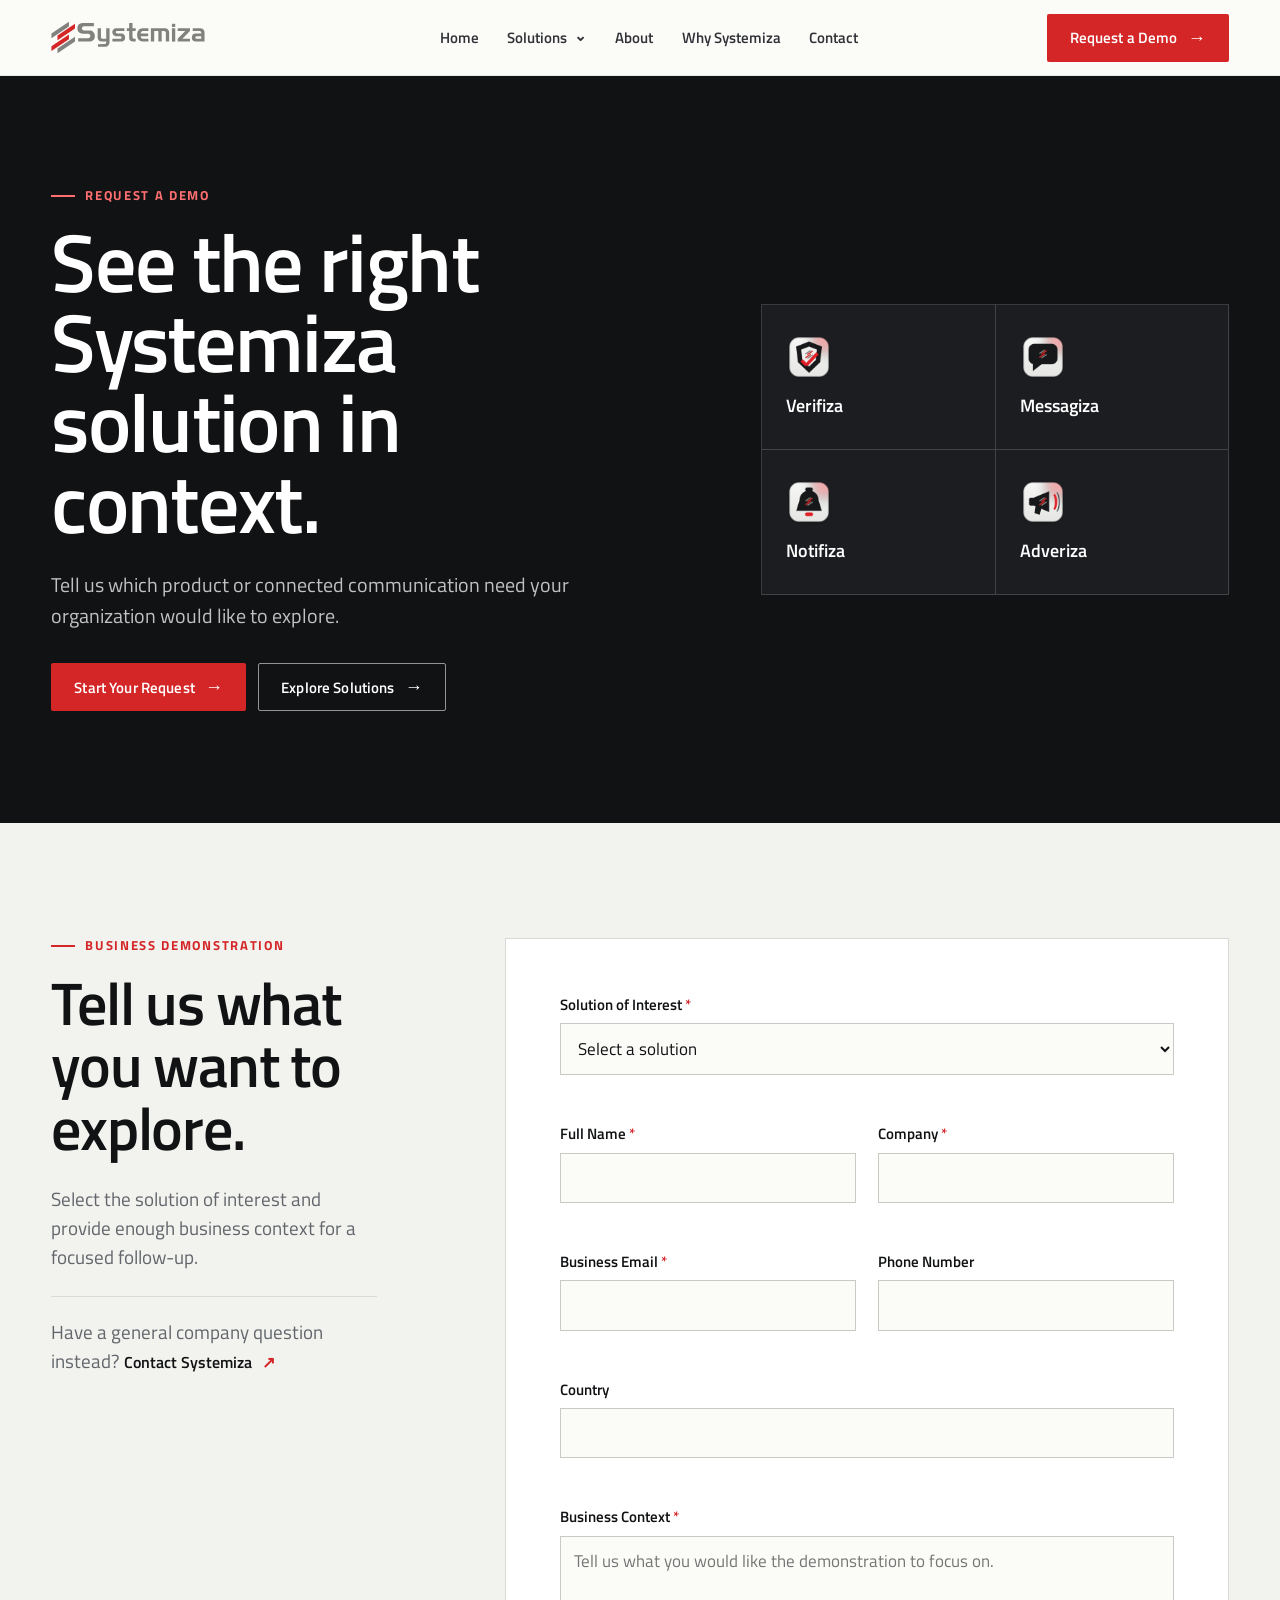
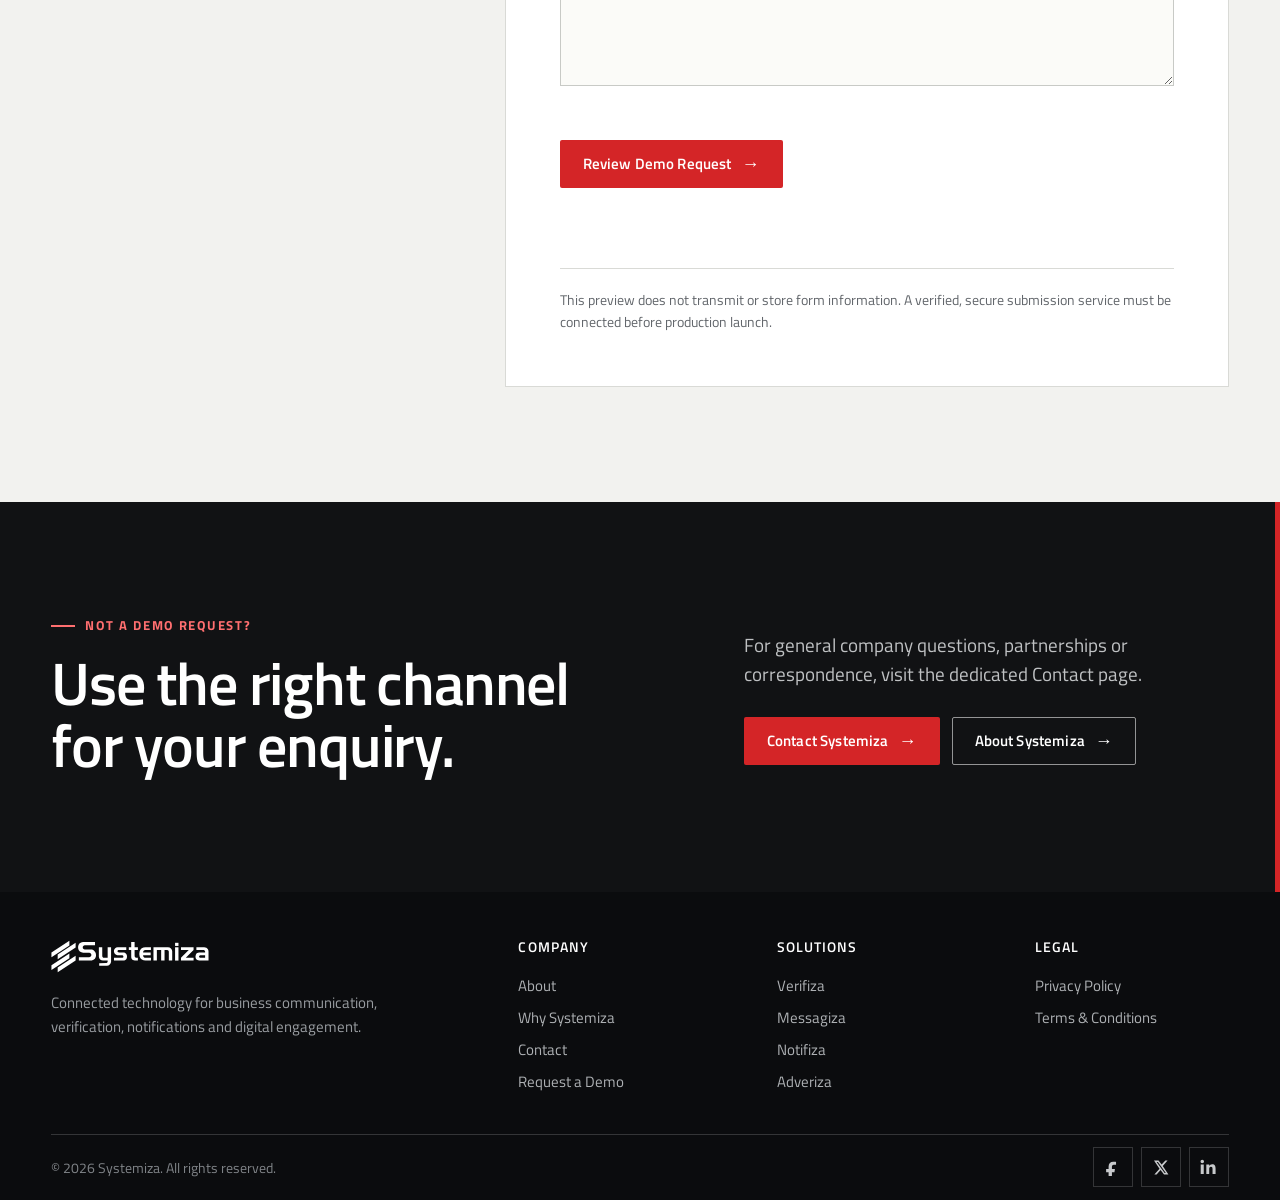
<file: request-demo.html>
<!doctype html>
<html lang="en">
<head>
  <meta charset="utf-8">
  <meta name="viewport" content="width=device-width, initial-scale=1">
  <title>Request a Systemiza Demo | Product Solutions</title>
  <meta name="description" content="Request a focused demonstration of Verifiza, Messagiza, Notifiza, Adveriza or the connected Systemiza product ecosystem.">
  <link rel="canonical" href="https://systemiza-minimal-ui-v2.crafty-creek-1632.chatgpt.site/request-demo.html">
  <meta property="og:title" content="Request a Systemiza Demo | Product Solutions">
  <meta property="og:description" content="Tell Systemiza which product or connected solution your organization would like to explore.">
  <meta property="og:type" content="website">
  <meta property="og:url" content="https://systemiza-minimal-ui-v2.crafty-creek-1632.chatgpt.site/request-demo.html">
  <meta property="og:image" content="https://systemiza-minimal-ui-v2.crafty-creek-1632.chatgpt.site/assets/systemiza-building-red-black.png">
  <meta name="twitter:card" content="summary_large_image">
  <link rel="icon" href="assets/favicon.svg" type="image/svg+xml">
  <script>document.documentElement.classList.add('js-enabled');</script>
  <link rel="stylesheet" href="styles.css">
</head>
<body data-page="request-demo">
  <a class="skip-link" href="#main">Skip to content</a>
  <header class="site-header">
    <div class="shell header-inner">
      <a class="brand" href="index.html" aria-label="Systemiza home"><img src="assets/systemiza-logo.svg" width="1920" height="400" alt="Systemiza"></a>
      <nav class="desktop-nav" aria-label="Primary navigation">
        <a href="index.html">Home</a>
        <details class="solutions-menu">
          <summary class="solutions-summary">Solutions</summary>
          <div class="solutions-panel">
            <div class="solutions-grid">
              <a class="solution-menu-link" href="solutions/verifiza/index.html"><img src="assets/product-icons/verifiza.png" width="1024" height="1024" alt=""><span><strong>Verifiza</strong><small>Trusted verification</small></span><span aria-hidden="true">↗</span></a>
              <a class="solution-menu-link" href="solutions/messagiza/index.html"><img src="assets/product-icons/messagiza.png" width="1024" height="1024" alt=""><span><strong>Messagiza</strong><small>Business messaging</small></span><span aria-hidden="true">↗</span></a>
              <a class="solution-menu-link" href="solutions/notifiza/index.html"><img src="assets/product-icons/notifiza.png" width="1024" height="1024" alt=""><span><strong>Notifiza</strong><small>Smart notifications</small></span><span aria-hidden="true">↗</span></a>
              <a class="solution-menu-link" href="solutions/adveriza/index.html"><img src="assets/product-icons/adveriza.png" width="1024" height="1024" alt=""><span><strong>Adveriza</strong><small>Campaign automation</small></span><span aria-hidden="true">↗</span></a>
            </div>
          </div>
        </details>
        <a href="about.html">About</a>
        <a href="index.html#why">Why Systemiza</a>
        <a href="contact.html">Contact</a>
      </nav>
      <a class="button button--primary header-cta" href="request-demo.html" aria-current="page">Request a Demo</a>
      <button class="menu-toggle" type="button" aria-expanded="false" aria-controls="mobile-menu" aria-label="Open navigation"><span aria-hidden="true"></span></button>
    </div>
  </header>
  <div class="mobile-menu" id="mobile-menu">
    <nav class="mobile-nav" aria-label="Mobile navigation">
      <a href="index.html">Home</a>
      <div class="mobile-products">
        <p>Solutions</p>
        <a class="mobile-product-link" href="solutions/verifiza/index.html"><img src="assets/product-icons/verifiza.png" width="1024" height="1024" alt=""><span><strong>Verifiza</strong><small>Trusted verification</small></span><span aria-hidden="true">→</span></a>
        <a class="mobile-product-link" href="solutions/messagiza/index.html"><img src="assets/product-icons/messagiza.png" width="1024" height="1024" alt=""><span><strong>Messagiza</strong><small>Business messaging</small></span><span aria-hidden="true">→</span></a>
        <a class="mobile-product-link" href="solutions/notifiza/index.html"><img src="assets/product-icons/notifiza.png" width="1024" height="1024" alt=""><span><strong>Notifiza</strong><small>Smart notifications</small></span><span aria-hidden="true">→</span></a>
        <a class="mobile-product-link" href="solutions/adveriza/index.html"><img src="assets/product-icons/adveriza.png" width="1024" height="1024" alt=""><span><strong>Adveriza</strong><small>Campaign automation</small></span><span aria-hidden="true">→</span></a>
      </div>
      <a href="about.html">About</a>
      <a href="index.html#why">Why Systemiza</a>
      <a href="contact.html">Contact</a>
      <a class="button button--primary" href="request-demo.html" aria-current="page">Request a Demo</a>
    </nav>
  </div>

  <main id="main">
    <section class="demo-hero" aria-labelledby="demo-title">
      <div class="shell demo-hero__grid">
        <div class="demo-hero__copy reveal">
          <p class="eyebrow eyebrow--light">Request a Demo</p>
          <h1 id="demo-title">See the right Systemiza solution in context.</h1>
          <p>Tell us which product or connected communication need your organization would like to explore.</p>
          <div class="actions"><a class="button button--primary" href="#demo-form">Start Your Request</a><a class="button button--light" href="index.html#solutions">Explore Solutions</a></div>
        </div>
        <ul class="demo-solution-list reveal" aria-label="Systemiza products available for demonstration">
          <li><img src="assets/product-icons/verifiza.png" width="1024" height="1024" alt=""><strong>Verifiza</strong></li>
          <li><img src="assets/product-icons/messagiza.png" width="1024" height="1024" alt=""><strong>Messagiza</strong></li>
          <li><img src="assets/product-icons/notifiza.png" width="1024" height="1024" alt=""><strong>Notifiza</strong></li>
          <li><img src="assets/product-icons/adveriza.png" width="1024" height="1024" alt=""><strong>Adveriza</strong></li>
        </ul>
      </div>
    </section>

    <section class="section section--surface" id="demo-form" aria-labelledby="demo-form-title">
      <div class="shell demo-layout">
        <div class="demo-intro reveal">
          <p class="eyebrow">Business demonstration</p>
          <h2 id="demo-form-title">Tell us what you want to explore.</h2>
          <p>Select the solution of interest and provide enough business context for a focused follow-up.</p>
          <p class="contact-note">Have a general company question instead? <a class="text-link" href="contact.html">Contact Systemiza</a></p>
        </div>

        <form class="enquiry-form reveal" data-enquiry-form data-success-message="Your demo request details are complete, but this preview does not transmit information. No request has been sent.">
          <div class="field">
            <label for="demo-solution">Solution of Interest <span aria-hidden="true">*</span></label>
            <select id="demo-solution" name="solution" required aria-describedby="demo-solution-error">
              <option value="">Select a solution</option>
              <option value="verifiza">Verifiza — Trusted Verification</option>
              <option value="messagiza">Messagiza — Business Messaging</option>
              <option value="notifiza">Notifiza — Smart Notifications</option>
              <option value="adveriza">Adveriza — Campaign Automation</option>
              <option value="multiple">Multiple Solutions</option>
              <option value="ecosystem">Connected Systemiza Ecosystem</option>
            </select>
            <span class="field-error" id="demo-solution-error"></span>
          </div>
          <div class="form-row">
            <div class="field"><label for="demo-name">Full Name <span aria-hidden="true">*</span></label><input id="demo-name" name="name" autocomplete="name" required aria-describedby="demo-name-error"><span class="field-error" id="demo-name-error"></span></div>
            <div class="field"><label for="demo-company">Company <span aria-hidden="true">*</span></label><input id="demo-company" name="company" autocomplete="organization" required aria-describedby="demo-company-error"><span class="field-error" id="demo-company-error"></span></div>
          </div>
          <div class="form-row">
            <div class="field"><label for="demo-email">Business Email <span aria-hidden="true">*</span></label><input id="demo-email" type="email" name="email" autocomplete="email" required aria-describedby="demo-email-error"><span class="field-error" id="demo-email-error"></span></div>
            <div class="field"><label for="demo-phone">Phone Number</label><input id="demo-phone" type="tel" name="phone" autocomplete="tel" aria-describedby="demo-phone-error"><span class="field-error" id="demo-phone-error"></span></div>
          </div>
          <div class="field"><label for="demo-country">Country</label><input id="demo-country" name="country" autocomplete="country-name" aria-describedby="demo-country-error"><span class="field-error" id="demo-country-error"></span></div>
          <div class="field"><label for="demo-message">Business Context <span aria-hidden="true">*</span></label><textarea id="demo-message" name="message" required aria-describedby="demo-message-error" placeholder="Tell us what you would like the demonstration to focus on."></textarea><span class="field-error" id="demo-message-error"></span></div>
          <button class="button button--primary" type="submit">Review Demo Request</button>
          <p class="form-status" role="status" aria-live="polite"></p>
          <p class="contact-note">This preview does not transmit or store form information. A verified, secure submission service must be connected before production launch.</p>
        </form>
      </div>
    </section>

    <section class="cta-band" aria-labelledby="demo-cta-title">
      <div class="shell cta-band__inner reveal">
        <div><p class="eyebrow eyebrow--light">Not a demo request?</p><h2 id="demo-cta-title">Use the right channel for your enquiry.</h2></div>
        <div class="cta-band__action"><p>For general company questions, partnerships or correspondence, visit the dedicated Contact page.</p><div class="actions"><a class="button button--primary" href="contact.html">Contact Systemiza</a><a class="button button--light" href="about.html">About Systemiza</a></div></div>
      </div>
    </section>
  </main>

  <footer class="site-footer">
    <div class="shell footer-main">
      <div class="footer-brand"><img src="assets/systemiza-logo.svg" width="1920" height="400" alt="Systemiza"><p>Connected technology for business communication, verification, notifications and digital engagement.</p></div>
      <nav class="footer-col" aria-label="Company links"><h2>Company</h2><a href="about.html">About</a><a href="index.html#why">Why Systemiza</a><a href="contact.html">Contact</a><a href="request-demo.html">Request a Demo</a></nav>
      <nav class="footer-col" aria-label="Solution links"><h2>Solutions</h2><a href="solutions/verifiza/index.html">Verifiza</a><a href="solutions/messagiza/index.html">Messagiza</a><a href="solutions/notifiza/index.html">Notifiza</a><a href="solutions/adveriza/index.html">Adveriza</a></nav>
      <nav class="footer-col" aria-label="Legal links"><h2>Legal</h2><a href="privacy.html">Privacy Policy</a><a href="terms.html">Terms &amp; Conditions</a></nav>
    </div>
    <div class="shell footer-bottom"><p>© <span>2026</span> Systemiza. All rights reserved.</p><div class="social-links" aria-label="Systemiza social media"><a class="social-link" href="https://www.facebook.com/systemiza" target="_blank" rel="noopener noreferrer" aria-label="Systemiza on Facebook"><svg viewBox="0 0 24 24" aria-hidden="true"><path d="M14 8h3V4.2c-.5-.1-2.2-.2-4-.2-3.9 0-6.5 2.4-6.5 6.7V14H3v4.7h3.5V24h4.7v-5.3h3.6l.6-4.7h-4.2v-2.8C11.2 9.8 11.6 8 14 8Z"/></svg></a><a class="social-link" href="https://x.com/isystemiza" target="_blank" rel="noopener noreferrer" aria-label="Systemiza on X"><svg viewBox="0 0 24 24" aria-hidden="true"><path d="M18.9 2H22l-6.8 7.8L23.2 22H17l-4.9-6.4L6.5 22H3.3l7.3-8.3L2.8 2h6.4l4.4 5.8L18.9 2Zm-1.1 17.8h1.7L8.3 4.1H6.5l11.3 15.7Z"/></svg></a><a class="social-link" href="https://www.linkedin.com/in/systemiza/" target="_blank" rel="noopener noreferrer" aria-label="Systemiza on LinkedIn"><svg viewBox="0 0 24 24" aria-hidden="true"><path d="M5.3 7.8H1V21h4.3V7.8ZM3.2 1A2.5 2.5 0 1 0 3.2 6a2.5 2.5 0 0 0 0-5ZM13 7.8H8.9V21H13v-6.5c0-1.7.3-3.4 2.5-3.4s2.2 2 2.2 3.5V21H22v-7.2c0-3.6-.8-6.3-4.9-6.3-2 0-3.3 1.1-3.8 2.1H13V7.8Z"/></svg></a></div></div>
  </footer>
  <button class="back-to-top" type="button" aria-label="Back to top"><svg viewBox="0 0 24 24" aria-hidden="true"><path d="m6 14 6-6 6 6"/></svg></button>
  <script src="app.js" defer></script>
</body>
</html>
</file>
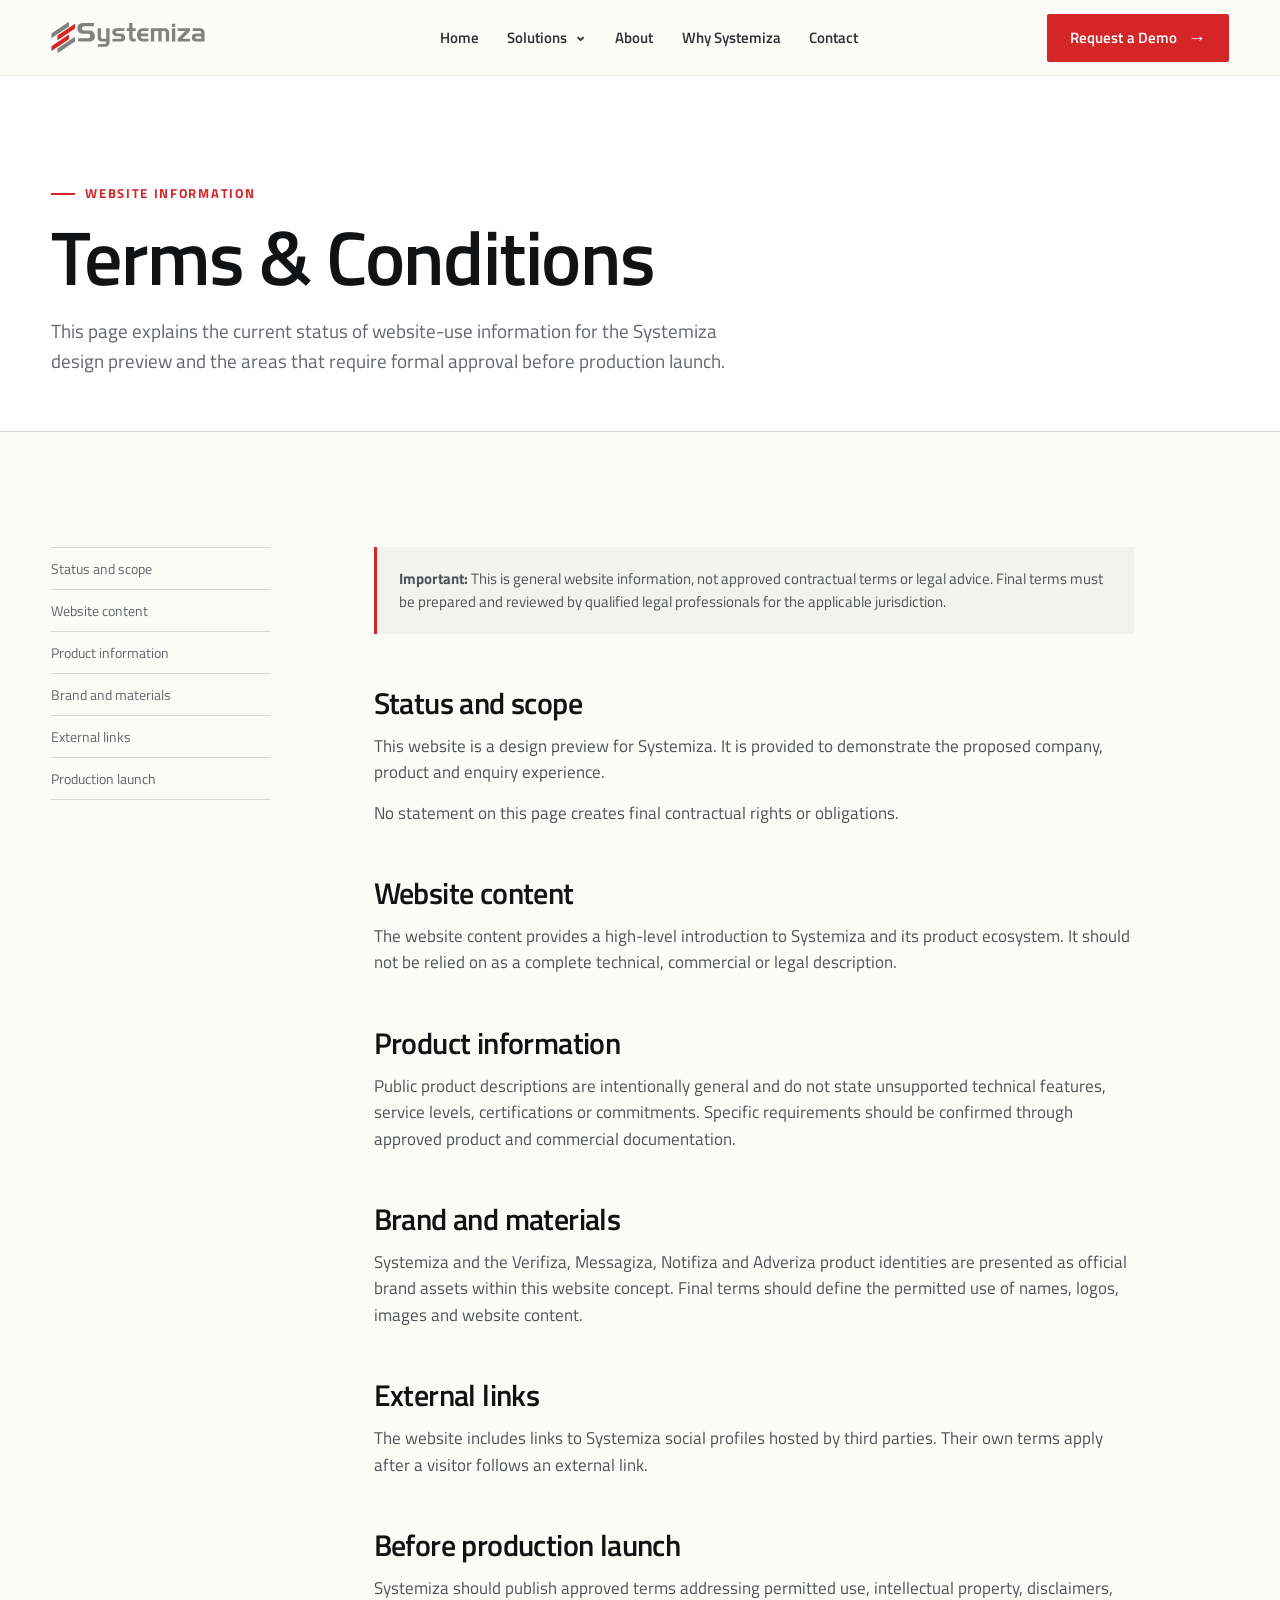
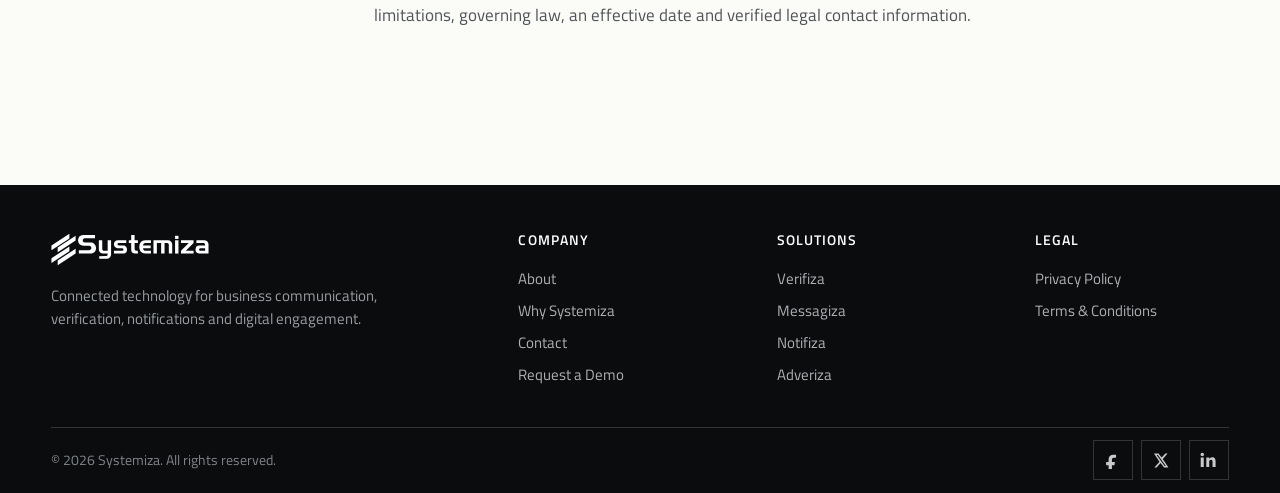
<file: terms.html>
<!doctype html>
<html lang="en">
<head>
  <meta charset="utf-8">
  <meta name="viewport" content="width=device-width, initial-scale=1">
  <title>Website Terms Information | Systemiza</title>
  <meta name="description" content="General website-use and terms information for the Systemiza website preview.">
  <link rel="canonical" href="https://systemiza-minimal-ui-v2.crafty-creek-1632.chatgpt.site/terms.html">
  <meta property="og:title" content="Website Terms Information | Systemiza">
  <meta property="og:description" content="General website-use information for the Systemiza website preview.">
  <meta property="og:type" content="website">
  <meta property="og:url" content="https://systemiza-minimal-ui-v2.crafty-creek-1632.chatgpt.site/terms.html">
  <meta property="og:image" content="https://systemiza-minimal-ui-v2.crafty-creek-1632.chatgpt.site/assets/systemiza-building-red-black.png">
  <meta name="twitter:card" content="summary_large_image">
  <link rel="icon" href="assets/favicon.svg" type="image/svg+xml">
  <script>document.documentElement.classList.add('js-enabled');</script>
  <link rel="stylesheet" href="styles.css">
</head>
<body data-page="legal">
  <a class="skip-link" href="#main">Skip to content</a>
  <header class="site-header">
    <div class="shell header-inner">
      <a class="brand" href="index.html" aria-label="Systemiza home"><img src="assets/systemiza-logo.svg" width="1920" height="400" alt="Systemiza"></a>
      <nav class="desktop-nav" aria-label="Primary navigation">
        <a href="index.html">Home</a>
        <details class="solutions-menu">
          <summary class="solutions-summary">Solutions</summary>
          <div class="solutions-panel"><div class="solutions-grid">
            <a class="solution-menu-link" href="solutions/verifiza/index.html"><img src="assets/product-icons/verifiza.png" width="1024" height="1024" alt=""><span><strong>Verifiza</strong><small>Trusted verification</small></span><span aria-hidden="true">↗</span></a>
            <a class="solution-menu-link" href="solutions/messagiza/index.html"><img src="assets/product-icons/messagiza.png" width="1024" height="1024" alt=""><span><strong>Messagiza</strong><small>Business messaging</small></span><span aria-hidden="true">↗</span></a>
            <a class="solution-menu-link" href="solutions/notifiza/index.html"><img src="assets/product-icons/notifiza.png" width="1024" height="1024" alt=""><span><strong>Notifiza</strong><small>Smart notifications</small></span><span aria-hidden="true">↗</span></a>
            <a class="solution-menu-link" href="solutions/adveriza/index.html"><img src="assets/product-icons/adveriza.png" width="1024" height="1024" alt=""><span><strong>Adveriza</strong><small>Campaign automation</small></span><span aria-hidden="true">↗</span></a>
          </div></div>
        </details>
        <a href="about.html">About</a><a href="index.html#why">Why Systemiza</a><a href="contact.html">Contact</a>
      </nav>
      <a class="button button--primary header-cta" href="request-demo.html">Request a Demo</a>
      <button class="menu-toggle" type="button" aria-expanded="false" aria-controls="mobile-menu" aria-label="Open navigation"><span aria-hidden="true"></span></button>
    </div>
  </header>
  <div class="mobile-menu" id="mobile-menu">
    <nav class="mobile-nav" aria-label="Mobile navigation">
      <a href="index.html">Home</a>
      <div class="mobile-products"><p>Solutions</p>
        <a class="mobile-product-link" href="solutions/verifiza/index.html"><img src="assets/product-icons/verifiza.png" width="1024" height="1024" alt=""><span><strong>Verifiza</strong><small>Trusted verification</small></span><span aria-hidden="true">→</span></a>
        <a class="mobile-product-link" href="solutions/messagiza/index.html"><img src="assets/product-icons/messagiza.png" width="1024" height="1024" alt=""><span><strong>Messagiza</strong><small>Business messaging</small></span><span aria-hidden="true">→</span></a>
        <a class="mobile-product-link" href="solutions/notifiza/index.html"><img src="assets/product-icons/notifiza.png" width="1024" height="1024" alt=""><span><strong>Notifiza</strong><small>Smart notifications</small></span><span aria-hidden="true">→</span></a>
        <a class="mobile-product-link" href="solutions/adveriza/index.html"><img src="assets/product-icons/adveriza.png" width="1024" height="1024" alt=""><span><strong>Adveriza</strong><small>Campaign automation</small></span><span aria-hidden="true">→</span></a>
      </div>
      <a href="about.html">About</a><a href="index.html#why">Why Systemiza</a><a href="contact.html">Contact</a>
      <a class="button button--primary" href="request-demo.html">Request a Demo</a>
    </nav>
  </div>

  <main id="main">
    <section class="legal-hero">
      <div class="shell reveal"><p class="eyebrow">Website information</p><h1>Terms &amp; Conditions</h1><p>This page explains the current status of website-use information for the Systemiza design preview and the areas that require formal approval before production launch.</p></div>
    </section>
    <section class="section">
      <div class="shell legal-layout">
        <nav class="legal-nav" aria-label="Terms information sections">
          <a href="#status">Status and scope</a><a href="#content">Website content</a><a href="#products">Product information</a><a href="#brand">Brand and materials</a><a href="#external">External links</a><a href="#launch">Production launch</a>
        </nav>
        <div class="legal-content reveal">
          <p class="legal-notice"><strong>Important:</strong> This is general website information, not approved contractual terms or legal advice. Final terms must be prepared and reviewed by qualified legal professionals for the applicable jurisdiction.</p>
          <section id="status"><h2>Status and scope</h2><p>This website is a design preview for Systemiza. It is provided to demonstrate the proposed company, product and enquiry experience.</p><p>No statement on this page creates final contractual rights or obligations.</p></section>
          <section id="content"><h2>Website content</h2><p>The website content provides a high-level introduction to Systemiza and its product ecosystem. It should not be relied on as a complete technical, commercial or legal description.</p></section>
          <section id="products"><h2>Product information</h2><p>Public product descriptions are intentionally general and do not state unsupported technical features, service levels, certifications or commitments. Specific requirements should be confirmed through approved product and commercial documentation.</p></section>
          <section id="brand"><h2>Brand and materials</h2><p>Systemiza and the Verifiza, Messagiza, Notifiza and Adveriza product identities are presented as official brand assets within this website concept. Final terms should define the permitted use of names, logos, images and website content.</p></section>
          <section id="external"><h2>External links</h2><p>The website includes links to Systemiza social profiles hosted by third parties. Their own terms apply after a visitor follows an external link.</p></section>
          <section id="launch"><h2>Before production launch</h2><p>Systemiza should publish approved terms addressing permitted use, intellectual property, disclaimers, limitations, governing law, an effective date and verified legal contact information.</p></section>
        </div>
      </div>
    </section>
  </main>

  <footer class="site-footer">
    <div class="shell footer-main">
      <div class="footer-brand"><img src="assets/systemiza-logo.svg" width="1920" height="400" alt="Systemiza"><p>Connected technology for business communication, verification, notifications and digital engagement.</p></div>
      <nav class="footer-col" aria-label="Company links"><h2>Company</h2><a href="about.html">About</a><a href="index.html#why">Why Systemiza</a><a href="contact.html">Contact</a><a href="request-demo.html">Request a Demo</a></nav>
      <nav class="footer-col" aria-label="Solution links"><h2>Solutions</h2><a href="solutions/verifiza/index.html">Verifiza</a><a href="solutions/messagiza/index.html">Messagiza</a><a href="solutions/notifiza/index.html">Notifiza</a><a href="solutions/adveriza/index.html">Adveriza</a></nav>
      <nav class="footer-col" aria-label="Legal links"><h2>Legal</h2><a href="privacy.html">Privacy Policy</a><a href="terms.html" aria-current="page">Terms &amp; Conditions</a></nav>
    </div>
    <div class="shell footer-bottom"><p>© <span>2026</span> Systemiza. All rights reserved.</p><div class="social-links" aria-label="Systemiza social media"><a class="social-link" href="https://www.facebook.com/systemiza" target="_blank" rel="noopener noreferrer" aria-label="Systemiza on Facebook"><svg viewBox="0 0 24 24" aria-hidden="true"><path d="M14 8h3V4.2c-.5-.1-2.2-.2-4-.2-3.9 0-6.5 2.4-6.5 6.7V14H3v4.7h3.5V24h4.7v-5.3h3.6l.6-4.7h-4.2v-2.8C11.2 9.8 11.6 8 14 8Z"/></svg></a><a class="social-link" href="https://x.com/isystemiza" target="_blank" rel="noopener noreferrer" aria-label="Systemiza on X"><svg viewBox="0 0 24 24" aria-hidden="true"><path d="M18.9 2H22l-6.8 7.8L23.2 22H17l-4.9-6.4L6.5 22H3.3l7.3-8.3L2.8 2h6.4l4.4 5.8L18.9 2Zm-1.1 17.8h1.7L8.3 4.1H6.5l11.3 15.7Z"/></svg></a><a class="social-link" href="https://www.linkedin.com/in/systemiza/" target="_blank" rel="noopener noreferrer" aria-label="Systemiza on LinkedIn"><svg viewBox="0 0 24 24" aria-hidden="true"><path d="M5.3 7.8H1V21h4.3V7.8ZM3.2 1A2.5 2.5 0 1 0 3.2 6a2.5 2.5 0 0 0 0-5ZM13 7.8H8.9V21H13v-6.5c0-1.7.3-3.4 2.5-3.4s2.2 2 2.2 3.5V21H22v-7.2c0-3.6-.8-6.3-4.9-6.3-2 0-3.3 1.1-3.8 2.1H13V7.8Z"/></svg></a></div></div>
  </footer>
  <button class="back-to-top" type="button" aria-label="Back to top"><svg viewBox="0 0 24 24" aria-hidden="true"><path d="m6 14 6-6 6 6"/></svg></button>
  <script src="app.js" defer></script>
</body>
</html>
</file>
<file: styles.css>
@font-face {
  font-family: "Titillium Web";
  src: url("[data-uri]") format("truetype");
  font-style: normal;
  font-weight: 300;
  font-display: swap;
}

@font-face {
  font-family: "Titillium Web";
  src: url("[data-uri]") format("truetype");
  font-style: normal;
  font-weight: 400;
  font-display: swap;
}

@font-face {
  font-family: "Titillium Web";
  src: url("[data-uri]") format("truetype");
  font-style: normal;
  font-weight: 600;
  font-display: swap;
}

@font-face {
  font-family: "Titillium Web";
  src: url("[data-uri]") format("truetype");
  font-style: normal;
  font-weight: 700;
  font-display: swap;
}

:root {
  --red: #d42527;
  --red-dark: #a81719;
  --ink: #111214;
  --charcoal: #1b1d20;
  --paper: #fbfbf8;
  --surface: #f2f2ef;
  --white: #ffffff;
  --muted: #62666b;
  --line: #d9dad6;
  --line-dark: rgba(255, 255, 255, 0.17);
  --success: #19643b;
  --danger: #a81719;
  --shell: 1240px;
  --gutter: clamp(20px, 4vw, 56px);
  --header: 76px;
  --shadow: 0 24px 60px rgba(17, 18, 20, 0.09);
  --ease: cubic-bezier(.22, 1, .36, 1);
}

*, *::before, *::after { box-sizing: border-box; }

html {
  scroll-behavior: smooth;
  scroll-padding-top: calc(var(--header) + 20px);
  background: var(--paper);
}

body {
  margin: 0;
  min-width: 320px;
  overflow-x: clip;
  color: var(--ink);
  background: var(--paper);
  font-family: "Titillium Web", sans-serif;
  font-size: 17px;
  font-weight: 400;
  line-height: 1.55;
  text-rendering: optimizeLegibility;
  -webkit-font-smoothing: antialiased;
}

body.menu-open { overflow: hidden; }

img, svg { display: block; max-width: 100%; }
img { height: auto; }
button, input, textarea, select { font: inherit; }
button, a { -webkit-tap-highlight-color: transparent; }
a { color: inherit; text-decoration: none; }
p, h1, h2, h3, h4, ul, ol, figure { margin: 0; }
ul, ol { padding: 0; }

::selection { color: var(--white); background: var(--red); }

:focus-visible {
  outline: 3px solid var(--red);
  outline-offset: 4px;
}

.skip-link {
  position: fixed;
  z-index: 1000;
  top: 12px;
  left: 12px;
  padding: 10px 16px;
  color: var(--white);
  background: var(--ink);
  transform: translateY(-180%);
  transition: transform .2s ease;
}

.skip-link:focus { transform: translateY(0); }

.shell {
  width: min(calc(100% - (var(--gutter) * 2)), var(--shell));
  margin-inline: auto;
}

.section { padding-block: clamp(76px, 9vw, 124px); }
.section--tight { padding-block: clamp(56px, 7vw, 88px); }
.section--white { background: var(--white); }
.section--surface { background: var(--surface); }
.section--dark { color: var(--white); background: var(--ink); }

.eyebrow {
  display: flex;
  align-items: center;
  gap: 10px;
  margin-bottom: 18px;
  color: var(--red);
  font-size: 13px;
  font-weight: 700;
  letter-spacing: .13em;
  line-height: 1.2;
  text-transform: uppercase;
}

.eyebrow::before {
  width: 24px;
  height: 2px;
  content: "";
  background: currentColor;
}

.eyebrow--light { color: #ff6f70; }

.display,
h1, h2, h3 {
  font-weight: 600;
  letter-spacing: -.02em;
}

h1 { font-size: clamp(46px, 6.5vw, 86px); line-height: .98; }
h2 { font-size: clamp(38px, 4.7vw, 62px); line-height: 1.04; }
h3 { font-size: clamp(24px, 2.4vw, 34px); line-height: 1.12; }

.section-heading {
  display: grid;
  grid-template-columns: minmax(0, 1fr) minmax(280px, 470px);
  gap: clamp(28px, 7vw, 96px);
  align-items: end;
  margin-bottom: clamp(42px, 6vw, 72px);
}

.section-heading p:last-child {
  color: var(--muted);
  font-size: clamp(17px, 1.5vw, 20px);
}

.section-heading--dark p:last-child { color: #bfc1c3; }
.lead { font-size: clamp(19px, 2vw, 24px); line-height: 1.45; }
.muted { color: var(--muted); }

.button {
  min-height: 48px;
  display: inline-flex;
  align-items: center;
  justify-content: center;
  gap: 10px;
  padding: 11px 22px;
  border: 1px solid transparent;
  border-radius: 2px;
  font-size: 15px;
  font-weight: 600;
  letter-spacing: .01em;
  line-height: 1;
  transition: color .25s ease, background .25s ease, border-color .25s ease, transform .25s var(--ease);
}

.button::after { content: "→"; font-size: 18px; transition: transform .25s var(--ease); }
.button:hover { transform: translateY(-2px); }
.button:hover::after { transform: translateX(3px); }
.button--primary { color: var(--white); background: var(--red); }
.button--primary:hover { background: var(--red-dark); }
.button--secondary { border-color: var(--ink); color: var(--ink); background: transparent; }
.button--secondary:hover { color: var(--white); background: var(--ink); }
.button--light { border-color: rgba(255,255,255,.55); color: var(--white); background: transparent; }
.button--light:hover { border-color: var(--white); background: rgba(255,255,255,.1); }
.actions { display: flex; flex-wrap: wrap; gap: 12px; }

.text-link {
  display: inline-flex;
  align-items: center;
  gap: 10px;
  color: var(--ink);
  font-size: 16px;
  font-weight: 600;
}

.text-link::after { content: "↗"; color: var(--red); transition: transform .25s var(--ease); }
.text-link:hover::after { transform: translate(3px, -3px); }

/* Header */
.site-header {
  position: fixed;
  z-index: 100;
  inset: 0 0 auto;
  height: var(--header);
  border-bottom: 1px solid rgba(17,18,20,.08);
  background: rgba(251,251,248,.94);
  backdrop-filter: blur(14px);
  transition: box-shadow .25s ease, background .25s ease;
}

.site-header.is-scrolled { background: rgba(251,251,248,.98); box-shadow: 0 8px 30px rgba(17,18,20,.07); }

.header-inner {
  height: 100%;
  display: grid;
  grid-template-columns: 200px 1fr auto;
  align-items: center;
  gap: 30px;
}

.brand { width: 154px; display: inline-flex; align-items: center; }
.brand img { width: 100%; height: auto; }
.desktop-nav { display: flex; align-items: center; justify-content: center; gap: clamp(18px, 2.2vw, 34px); }
.desktop-nav > a, .solutions-summary {
  min-height: 44px;
  display: inline-flex;
  align-items: center;
  border: 0;
  color: #303237;
  background: transparent;
  font-size: 15px;
  font-weight: 600;
  cursor: pointer;
}

.desktop-nav > a { position: relative; }
.desktop-nav > a::after {
  position: absolute;
  right: 0;
  bottom: 5px;
  left: 0;
  height: 2px;
  content: "";
  background: var(--red);
  transform: scaleX(0);
  transform-origin: left;
  transition: transform .25s var(--ease);
}
.desktop-nav > a:hover::after, .desktop-nav > a[aria-current="page"]::after { transform: scaleX(1); }

.solutions-menu { position: relative; }
.solutions-menu > summary { list-style: none; }
.solutions-menu > summary::-webkit-details-marker { display: none; }
.solutions-summary { gap: 7px; }
.solutions-summary::after { content: "⌄"; margin-top: -4px; font-size: 15px; transition: transform .2s ease; }
.solutions-menu[open] .solutions-summary::after { transform: rotate(180deg); }

.solutions-panel {
  position: absolute;
  top: calc(100% + 14px);
  left: 50%;
  width: min(660px, calc(100vw - 40px));
  padding: 14px;
  border: 1px solid var(--line);
  background: var(--white);
  box-shadow: var(--shadow);
  transform: translateX(-50%);
}

.solutions-grid { display: grid; grid-template-columns: 1fr 1fr; }
.solution-menu-link {
  min-height: 88px;
  display: grid;
  grid-template-columns: 40px 1fr auto;
  gap: 14px;
  align-items: center;
  padding: 15px;
  border: 1px solid transparent;
  transition: border-color .2s ease, background .2s ease;
}
.solution-menu-link:hover { border-color: var(--line); background: var(--paper); }
.solution-menu-link img { width: 38px; height: 38px; object-fit: contain; }
.solution-menu-link strong { display: block; font-size: 17px; line-height: 1.15; }
.solution-menu-link small { display: block; color: var(--muted); font-size: 14px; }
.solution-menu-link > span:last-child { color: var(--red); font-size: 18px; }

.header-cta { white-space: nowrap; }
.menu-toggle {
  width: 48px;
  height: 48px;
  display: none;
  align-items: center;
  justify-content: center;
  padding: 0;
  border: 1px solid var(--line);
  color: var(--ink);
  background: transparent;
  cursor: pointer;
}
.menu-toggle span, .menu-toggle span::before, .menu-toggle span::after {
  width: 20px;
  height: 2px;
  display: block;
  content: "";
  background: currentColor;
  transition: transform .25s ease, opacity .25s ease;
}
.menu-toggle span { position: relative; }
.menu-toggle span::before { position: absolute; top: -6px; }
.menu-toggle span::after { position: absolute; top: 6px; }
.menu-toggle[aria-expanded="true"] span { background: transparent; }
.menu-toggle[aria-expanded="true"] span::before { transform: translateY(6px) rotate(45deg); }
.menu-toggle[aria-expanded="true"] span::after { transform: translateY(-6px) rotate(-45deg); }

.mobile-menu {
  position: fixed;
  z-index: 90;
  inset: var(--header) 0 0;
  display: none;
  overflow-y: auto;
  padding: 28px var(--gutter) 40px;
  background: var(--paper);
  opacity: 0;
  visibility: hidden;
  transform: translateY(-12px);
  transition: opacity .25s ease, visibility .25s ease, transform .25s var(--ease);
}
.mobile-menu.is-open { opacity: 1; visibility: visible; transform: translateY(0); }
.mobile-nav { display: grid; }
.mobile-nav > a {
  min-height: 56px;
  display: flex;
  align-items: center;
  border-bottom: 1px solid var(--line);
  font-size: 24px;
  font-weight: 600;
}
.mobile-products { padding-block: 14px 22px; border-bottom: 1px solid var(--line); }
.mobile-products > p { margin-bottom: 10px; color: var(--muted); font-size: 13px; font-weight: 700; letter-spacing: .1em; text-transform: uppercase; }
.mobile-product-link { min-height: 60px; display: grid; grid-template-columns: 38px 1fr auto; gap: 13px; align-items: center; }
.mobile-product-link img { width: 36px; height: 36px; object-fit: contain; }
.mobile-product-link strong { display: block; font-size: 18px; line-height: 1.1; }
.mobile-product-link small { color: var(--muted); font-size: 14px; }
.mobile-product-link > span:last-child { color: var(--red); }
.mobile-menu .button { width: 100%; margin-top: 24px; }

main { padding-top: var(--header); }

/* Home hero */
.home-hero { min-height: min(830px, calc(100svh - var(--header))); background: var(--paper); }
.home-hero__grid {
  width: min(100%, 1600px);
  min-height: min(830px, calc(100svh - var(--header)));
  display: grid;
  grid-template-columns: minmax(380px, .82fr) minmax(560px, 1.35fr);
  margin-inline: auto;
}
.home-hero__copy {
  position: relative;
  z-index: 2;
  display: flex;
  flex-direction: column;
  justify-content: center;
  padding: clamp(64px, 8vw, 112px) clamp(32px, 5vw, 76px) clamp(64px, 7vw, 96px) max(var(--gutter), calc((100vw - var(--shell)) / 2));
}
.home-hero__copy h1 { max-width: 650px; }
.home-hero__copy h1 span { display: block; }
.home-hero__copy h1 span:last-child { color: var(--red); }
.home-hero__copy > p:not(.eyebrow) { max-width: 570px; margin: 28px 0 34px; color: var(--muted); font-size: clamp(18px, 1.7vw, 21px); }
.home-hero__copy .actions { flex-wrap: nowrap; gap: 10px; }
.home-hero__copy .button { padding-inline: 16px; font-size: 14px; }
.home-hero__image { position: relative; min-height: 620px; overflow: hidden; background: #0d0e10; }
.home-hero__image img {
  width: 100%;
  height: 100%;
  object-fit: cover;
  object-position: 50% 45%;
  transform: scale(1.045) translate3d(0, var(--hero-shift, 0px), 0);
  animation: hero-breathe 14s var(--ease) infinite alternate;
  will-change: transform;
}
.home-hero__image::after {
  position: absolute;
  inset: 0;
  content: "";
  background: linear-gradient(90deg, rgba(17,18,20,.18), transparent 35%), linear-gradient(0deg, rgba(17,18,20,.2), transparent 45%);
  pointer-events: none;
}
.hero-caption {
  position: absolute;
  z-index: 2;
  right: 22px;
  bottom: 20px;
  display: flex;
  align-items: center;
  gap: 9px;
  padding: 7px 10px;
  color: rgba(255,255,255,.75);
  background: rgba(17,18,20,.66);
  font-size: 12px;
  font-weight: 600;
  letter-spacing: .08em;
  text-transform: uppercase;
  backdrop-filter: blur(8px);
}
.hero-caption::before { width: 7px; height: 7px; content: ""; border-radius: 50%; background: var(--red); box-shadow: 0 0 15px var(--red); }
@keyframes hero-breathe { from { transform: scale(1.035) translate3d(-.3%, var(--hero-shift, 0px), 0); } to { transform: scale(1.075) translate3d(.5%, calc(var(--hero-shift, 0px) - 8px), 0); } }

@media (min-width: 1601px) {
  .home-hero__grid {
    --hero-page-edge: max(var(--gutter), calc((100vw - var(--shell)) / 2));
    width: calc(100% - var(--hero-page-edge));
    max-width: none;
    margin-inline: var(--hero-page-edge) 0;
  }
  .home-hero__copy { padding-left: 0; }
}

.product-rail { border-block: 1px solid var(--line); background: var(--white); }
.product-rail__grid { display: grid; grid-template-columns: repeat(4, 1fr); }
.product-rail__link {
  min-height: 112px;
  display: grid;
  grid-template-columns: 48px 1fr auto;
  gap: 14px;
  align-items: center;
  padding: 20px clamp(16px, 2vw, 28px);
  border-right: 1px solid var(--line);
  transition: color .25s ease, background .25s ease;
}
.product-rail__link:first-child { border-left: 1px solid var(--line); }
.product-rail__link img { width: 48px; height: 48px; object-fit: contain; transition: transform .25s var(--ease); }
.product-rail__link strong { display: block; font-size: 18px; line-height: 1.15; }
.product-rail__link small { color: var(--muted); font-size: 14px; }
.product-rail__link > span:last-child { color: var(--red); font-size: 19px; opacity: 0; transform: translateX(-5px); transition: opacity .25s ease, transform .25s ease; }
.product-rail__link:hover { background: var(--surface); }
.product-rail__link:hover img { transform: translateY(-3px); }
.product-rail__link:hover > span:last-child { opacity: 1; transform: translateX(0); }

/* Positioning */
.positioning__grid { display: grid; grid-template-columns: minmax(0, 1.15fr) minmax(360px, .85fr); gap: clamp(44px, 9vw, 120px); align-items: start; }
.positioning__statement h2 { max-width: 760px; }
.positioning__statement h2 em { color: var(--red); font-style: normal; }
.positioning__copy > p { color: var(--muted); font-size: 19px; }
.principle-strip { display: grid; grid-template-columns: 1fr 1fr; margin-top: 36px; border-top: 1px solid var(--line); }
.principle-strip div { padding: 20px 16px 20px 0; border-bottom: 1px solid var(--line); }
.principle-strip div:nth-child(even) { padding-left: 20px; border-left: 1px solid var(--line); }
.principle-strip strong { display: block; font-size: 17px; }
.principle-strip span { color: var(--muted); font-size: 14px; }

/* Product features */
.product-list { display: grid; gap: 0; border-top: 1px solid var(--line); }
.product-feature {
  display: grid;
  grid-template-columns: minmax(0, 1.08fr) minmax(360px, .92fr);
  min-height: 500px;
  border-bottom: 1px solid var(--line);
  background: var(--white);
}
.product-feature:nth-child(even) .product-feature__visual { order: 2; }
.product-feature__visual { position: relative; min-height: 450px; overflow: hidden; background: var(--ink); }
.product-feature__visual img { width: 100%; height: 100%; object-fit: cover; transition: transform .8s var(--ease); }
.product-feature:hover .product-feature__visual img { transform: scale(1.025); }
.product-feature__number { position: absolute; right: 18px; bottom: 12px; color: rgba(255,255,255,.72); font-size: 13px; font-weight: 600; letter-spacing: .12em; }
.product-feature__copy { display: flex; flex-direction: column; justify-content: center; padding: clamp(36px, 6vw, 82px); }
.product-lockup { width: min(260px, 80%); margin-bottom: 30px; }
.product-lockup img { width: auto; height: auto; max-width: 100%; object-fit: contain; }
.product-feature__copy h3 { margin-bottom: 18px; font-size: clamp(32px, 3.4vw, 46px); }
.product-feature__copy > p { max-width: 500px; margin-bottom: 28px; color: var(--muted); }
.product-role { display: inline-flex; align-items: center; gap: 8px; margin-bottom: 18px; color: var(--red); font-size: 13px; font-weight: 700; letter-spacing: .12em; text-transform: uppercase; }
.product-role::before { width: 7px; height: 7px; content: ""; border-radius: 50%; background: currentColor; }

/* Ecosystem */
.ecosystem-layout { display: grid; grid-template-columns: minmax(300px, .7fr) minmax(0, 1.3fr); gap: clamp(42px, 8vw, 110px); align-items: start; }
.ecosystem-layout__intro { position: sticky; top: calc(var(--header) + 36px); }
.ecosystem-layout__intro p:last-child { margin-top: 22px; color: #bfc1c3; }
.ecosystem-steps { list-style: none; border-top: 1px solid var(--line-dark); }
.ecosystem-step { display: grid; grid-template-columns: 58px 56px 1fr; gap: 20px; align-items: center; padding: 26px 0; border-bottom: 1px solid var(--line-dark); }
.ecosystem-step > span { color: #7f8387; font-size: 14px; }
.ecosystem-step img { width: 50px; height: 50px; object-fit: contain; }
.ecosystem-step h3 { margin-bottom: 4px; font-size: 27px; }
.ecosystem-step p { color: #bfc1c3; font-size: 16px; }

/* Industries */
.industries-layout { display: grid; grid-template-columns: minmax(250px, .62fr) minmax(0, 1.38fr); gap: clamp(28px, 6vw, 82px); }
.sector-tabs { display: grid; align-content: start; border-top: 1px solid var(--line); }
.sector-tab {
  min-height: 54px;
  display: grid;
  grid-template-columns: 32px 1fr;
  gap: 14px;
  align-items: center;
  padding: 8px 4px;
  border: 0;
  border-bottom: 1px solid var(--line);
  color: var(--muted);
  background: transparent;
  text-align: left;
  cursor: pointer;
  transition: color .2s ease, padding-left .2s var(--ease);
}
.sector-tab span { color: #9b9da0; font-size: 13px; }
.sector-tab:hover { color: var(--ink); padding-left: 8px; }
.sector-tab[aria-selected="true"] { color: var(--ink); font-weight: 600; }
.sector-tab[aria-selected="true"] span { color: var(--red); }
.sector-panel { min-height: 440px; display: grid; grid-template-columns: minmax(0, 1.25fr) minmax(230px, .75fr); background: var(--ink); color: var(--white); }
.sector-panel__copy { display: flex; flex-direction: column; justify-content: center; padding: clamp(34px, 6vw, 76px); }
.sector-panel__index { margin-bottom: 42px; color: #ff6f70; font-size: 13px; font-weight: 700; letter-spacing: .12em; text-transform: uppercase; }
.sector-panel h3 { max-width: 520px; font-size: clamp(38px, 5vw, 40px); }
.sector-panel__copy > p { max-width: 560px; margin-top: 20px; color: #c7c9cb; font-size: 19px; }
.sector-panel__aside { display: flex; flex-direction: column; justify-content: flex-end; padding: 32px; border-left: 1px solid var(--line-dark); background: var(--charcoal); }
.sector-panel__aside span { color: #9fa2a5; font-size: 13px; letter-spacing: .1em; text-transform: uppercase; }
.sector-panel__aside strong { margin-top: 8px; font-size: 24px; font-weight: 600; line-height: 1.2; }

/* Integration */
.integration-simple { display: grid; grid-template-columns: minmax(300px, .8fr) minmax(0, 1.2fr); gap: clamp(48px, 9vw, 130px); align-items: start; }
.integration-simple__intro h2 { max-width: 660px; }
.integration-simple__intro > p:last-child { max-width: 590px; margin-top: 22px; color: var(--muted); font-size: 19px; }
.integration-list { display: grid; grid-template-columns: 1fr 1fr; border-top: 1px solid var(--line); border-left: 1px solid var(--line); list-style: none; }
.integration-list li { min-height: 92px; display: grid; grid-template-columns: 32px 1fr; gap: 15px; align-items: center; padding: 20px 22px; border-right: 1px solid var(--line); border-bottom: 1px solid var(--line); background: var(--white); }
.integration-list span { color: var(--red); font-size: 13px; font-weight: 700; }
.integration-list strong { font-size: 18px; font-weight: 600; }

/* Why */
.why-grid { display: grid; grid-template-columns: repeat(3, 1fr); border-top: 1px solid var(--line); border-left: 1px solid var(--line); }
.why-item { min-height: 220px; padding: clamp(26px, 3.5vw, 44px); border-right: 1px solid var(--line); border-bottom: 1px solid var(--line); }
.why-item span { display: block; margin-bottom: 35px; color: var(--red); font-size: 13px; font-weight: 700; letter-spacing: .12em; }
.why-item h3 { margin-bottom: 12px; font-size: 24px; }
.why-item p { color: var(--muted); font-size: 16px; }

/* CTA / footer */
.cta-band { position: relative; overflow: hidden; color: var(--white); background: var(--ink); }
.cta-band::before { position: absolute; top: 0; right: 0; width: 5px; height: 100%; content: ""; background: var(--red); }
.cta-band__inner { min-height: 390px; display: grid; grid-template-columns: minmax(0, 1.1fr) minmax(300px, .9fr); gap: clamp(36px, 8vw, 100px); align-items: center; }
.cta-band h2 { max-width: 720px; }
.cta-band__action p { max-width: 470px; margin-bottom: 28px; color: #bfc1c3; font-size: 19px; }

.site-footer { color: #c7c9cb; background: #0b0c0e; }
.footer-main { display: grid; grid-template-columns: minmax(260px, 1.35fr) repeat(3, minmax(130px, .65fr)); gap: clamp(26px, 5vw, 70px); padding-block: 48px 36px; }
.footer-brand img { width: 158px; filter: brightness(0) invert(1); }
.footer-brand p { max-width: 340px; margin-top: 18px; color: #999da1; font-size: 15px; }
.footer-col h2 { margin-bottom: 15px; color: var(--white); font-size: 14px; font-weight: 600; letter-spacing: .08em; text-transform: uppercase; }
.footer-col a { min-height: 32px; display: flex; align-items: center; color: #aeb1b4; font-size: 15px; transition: color .2s ease; }
.footer-col a:hover { color: var(--white); }
.footer-bottom { min-height: 66px; display: flex; align-items: center; justify-content: space-between; gap: 24px; border-top: 1px solid var(--line-dark); color: #808488; font-size: 14px; }
.social-links { display: flex; gap: 8px; }
.social-link { width: 40px; height: 40px; display: grid; place-items: center; border: 1px solid var(--line-dark); color: #c7c9cb; transition: color .2s ease, border-color .2s ease, transform .2s var(--ease); }
.social-link:hover { color: var(--white); border-color: var(--red); transform: translateY(-2px); }
.social-link svg { width: 17px; height: 17px; fill: currentColor; }

.back-to-top {
  position: fixed;
  z-index: 80;
  right: max(20px, env(safe-area-inset-right));
  bottom: max(20px, env(safe-area-inset-bottom));
  width: 48px;
  height: 48px;
  display: grid;
  place-items: center;
  border: 0;
  color: var(--white);
  background: var(--ink);
  box-shadow: 0 10px 26px rgba(17,18,20,.2);
  opacity: 0;
  visibility: hidden;
  transform: translateY(12px);
  cursor: pointer;
  transition: opacity .25s ease, visibility .25s ease, transform .25s var(--ease), background .2s ease;
}
.back-to-top.is-visible { opacity: 1; visibility: visible; transform: translateY(0); }
.back-to-top:hover { background: var(--red); }
.back-to-top svg { width: 18px; height: 18px; fill: none; stroke: currentColor; stroke-width: 2; }

/* General page hero */
.page-hero { background: var(--white); }
.page-hero__grid { min-height: 590px; display: grid; grid-template-columns: minmax(0, 1fr) minmax(460px, .9fr); align-items: stretch; }
.page-hero__copy { display: flex; flex-direction: column; justify-content: center; padding: clamp(70px, 9vw, 118px) clamp(32px, 6vw, 86px) clamp(70px, 9vw, 118px) 0; }
.page-hero__copy h1 { max-width: 780px; font-size: clamp(50px, 6vw, 78px); }
.page-hero__copy > p:not(.eyebrow) { max-width: 650px; margin: 25px 0 32px; color: var(--muted); font-size: 20px; }
.page-hero__media { min-height: 500px; overflow: hidden; background: var(--ink); }
.page-hero__media > img { width: 100%; height: 100%; object-fit: cover; }

/* About */
.about-hero__media { position: relative; }
.about-hero__art { object-position: 56% 50%; }
.about-hero__media::after {
  position: absolute;
  inset: 0;
  content: "";
  background: linear-gradient(180deg, transparent 42%, rgba(11,12,14,.48));
  pointer-events: none;
}
.about-hero__brand {
  position: absolute;
  z-index: 2;
  top: clamp(20px, 4vw, 42px);
  left: clamp(20px, 4vw, 48px);
  width: min(300px, calc(100% - 40px));
  padding: 18px 20px;
  border-left: 3px solid var(--red);
  background: rgba(251,251,248,.92);
  box-shadow: 0 18px 45px rgba(0,0,0,.22);
  backdrop-filter: blur(12px);
}
.about-hero__brand span {
  display: block;
  margin-bottom: 9px;
  color: var(--muted);
  font-size: 11px;
  font-weight: 700;
  letter-spacing: .12em;
  text-transform: uppercase;
}
.about-hero__brand .about-hero__logo {
  width: min(210px, 100%);
  height: auto;
  object-fit: contain;
}
.about-intro { display: grid; grid-template-columns: minmax(0, .82fr) minmax(0, 1.18fr); gap: clamp(48px, 10vw, 140px); }
.about-intro__aside { color: var(--muted); font-size: 19px; }
.about-intro__aside p + p { margin-top: 20px; }
.role-list { margin-top: 50px; border-top: 1px solid var(--line); }
.role-list a { min-height: 82px; display: grid; grid-template-columns: 52px 1fr auto; gap: 18px; align-items: center; border-bottom: 1px solid var(--line); transition: background .2s ease, padding .2s var(--ease); }
.role-list a:hover { padding-inline: 12px; background: var(--surface); }
.role-list img { width: 48px; height: 48px; object-fit: contain; }
.role-list strong { display: block; font-size: 19px; }
.role-list small { color: var(--muted); font-size: 15px; }
.role-list a > span:last-child { color: var(--red); }

.problem-row { display: grid; grid-template-columns: repeat(3, 1fr); border-top: 1px solid var(--line-dark); }
.problem-row article { padding: 38px 30px 38px 0; border-bottom: 1px solid var(--line-dark); }
.problem-row article + article { padding-left: 30px; border-left: 1px solid var(--line-dark); }
.problem-row span { color: #ff6f70; font-size: 13px; font-weight: 700; letter-spacing: .1em; }
.problem-row h3 { margin: 32px 0 12px; font-size: 27px; }
.problem-row p { color: #bfc1c3; font-size: 16px; }

.mission-grid { display: grid; grid-template-columns: 1fr 1fr; gap: 1px; background: var(--line); }
.mission-card { min-height: 350px; padding: clamp(38px, 6vw, 74px); background: var(--white); }
.mission-card span { color: var(--red); font-size: 13px; font-weight: 700; letter-spacing: .1em; text-transform: uppercase; }
.mission-card h2 { max-width: 520px; margin: 46px 0 22px; font-size: clamp(34px, 4vw, 52px); }
.mission-card p { max-width: 500px; color: var(--muted); }

/* Product pages */
.product-hero { background: var(--white); }
.product-hero__grid { min-height: 650px; display: grid; grid-template-columns: minmax(0, .88fr) minmax(520px, 1.12fr); align-items: stretch; }
.product-hero__copy { display: flex; flex-direction: column; justify-content: center; padding: clamp(64px, 8vw, 106px) clamp(36px, 6vw, 82px) clamp(64px, 8vw, 106px) 0; }
.product-hero__lockup { width: min(310px, 85%); margin-bottom: 44px; }
.product-hero__lockup img { width: auto; height: auto; max-width: 100%; object-fit: contain; }
.product-hero__copy h1 { max-width: 690px; font-size: clamp(46px, 5vw, 68px); }
.product-hero__copy > p { max-width: 590px; margin: 24px 0 32px; color: var(--muted); font-size: 19px; }
.product-hero__media { position: relative; min-height: 560px; overflow: hidden; background: var(--ink); }
.product-hero__media img { width: 100%; height: 100%; object-fit: cover; transition: transform 1s var(--ease); }
.product-hero:hover .product-hero__media img { transform: scale(1.02); }
.product-hero__tag { position: absolute; right: 18px; bottom: 18px; padding: 8px 11px; color: var(--white); background: rgba(17,18,20,.7); font-size: 12px; font-weight: 600; letter-spacing: .1em; text-transform: uppercase; backdrop-filter: blur(8px); }

.product-overview { display: grid; grid-template-columns: minmax(220px, .55fr) minmax(0, 1.1fr) minmax(260px, .7fr); gap: clamp(34px, 7vw, 90px); align-items: start; }
.product-overview__role { padding-top: 10px; border-top: 2px solid var(--red); }
.product-overview__role span { color: var(--muted); font-size: 13px; letter-spacing: .1em; text-transform: uppercase; }
.product-overview__role strong { display: block; margin-top: 8px; font-size: 34px; font-weight: 600; }
.product-overview__main h2 { font-size: clamp(38px, 4vw, 54px); }
.product-overview__main p { margin-top: 22px; color: var(--muted); font-size: 19px; }
.product-overview__aside { padding: 24px; border: 1px solid var(--line); background: var(--white); }
.product-overview__aside span { color: var(--red); font-size: 13px; font-weight: 700; letter-spacing: .1em; text-transform: uppercase; }
.product-overview__aside p { margin-top: 12px; color: var(--muted); font-size: 15px; }

.process-list { display: grid; grid-template-columns: repeat(4, 1fr); border-top: 1px solid var(--line); border-left: 1px solid var(--line); list-style: none; }
.process-list li { min-height: 210px; padding: 28px; border-right: 1px solid var(--line); border-bottom: 1px solid var(--line); background: var(--white); }
.process-list span { color: var(--red); font-size: 13px; font-weight: 700; letter-spacing: .1em; }
.process-list h3 { margin: 42px 0 10px; font-size: 23px; }
.process-list p { color: var(--muted); font-size: 15px; }

.capabilities { display: grid; grid-template-columns: repeat(3, 1fr); gap: 1px; background: var(--line-dark); }
.capability { min-height: 270px; padding: clamp(30px, 4vw, 50px); background: var(--charcoal); }
.capability span { color: #ff6f70; font-size: 13px; font-weight: 700; }
.capability h3 { margin: 48px 0 13px; font-size: 27px; }
.capability p { color: #bfc1c3; font-size: 16px; }

.outcome-layout { display: grid; grid-template-columns: minmax(280px, .7fr) minmax(0, 1.3fr); gap: clamp(44px, 8vw, 110px); }
.outcome-list { border-top: 1px solid var(--line); }
.outcome-list article { display: grid; grid-template-columns: 44px minmax(150px, .6fr) 1fr; gap: 20px; padding: 24px 0; border-bottom: 1px solid var(--line); }
.outcome-list span { color: var(--red); font-size: 13px; font-weight: 700; }
.outcome-list h3 { font-size: 21px; }
.outcome-list p { color: var(--muted); font-size: 15px; }

.related-grid { display: grid; grid-template-columns: repeat(3, 1fr); border-top: 1px solid var(--line-dark); border-left: 1px solid var(--line-dark); }
.related-link { min-height: 185px; display: grid; grid-template-columns: 50px 1fr auto; gap: 16px; align-content: center; align-items: center; padding: 30px; border-right: 1px solid var(--line-dark); border-bottom: 1px solid var(--line-dark); transition: background .2s ease; }
.related-link:hover { background: rgba(255,255,255,.05); }
.related-link img { width: 50px; height: 50px; object-fit: contain; }
.related-link strong { display: block; font-size: 21px; }
.related-link small { color: #9fa2a5; }
.related-link > span:last-child { color: #ff6f70; }

/* Contact and demo */
.contact-hero { border-bottom: 1px solid var(--line); background: var(--white); }
.contact-hero__inner {
  min-height: 470px;
  display: grid;
  grid-template-columns: minmax(0, 1.12fr) minmax(320px, .88fr);
  gap: clamp(48px, 9vw, 120px);
  align-items: center;
  padding-block: clamp(70px, 9vw, 112px);
}
.contact-hero h1 { max-width: 720px; font-size: clamp(52px, 6.5vw, 82px); }
.contact-hero__aside { padding-left: clamp(24px, 4vw, 54px); border-left: 1px solid var(--line); }
.contact-hero__aside > p { max-width: 500px; color: var(--muted); font-size: 20px; }
.contact-hero__aside .actions { margin-top: 28px; }

.contact-company-layout {
  display: grid;
  grid-template-columns: minmax(300px, .82fr) minmax(480px, 1.18fr);
  gap: clamp(48px, 9vw, 120px);
  align-items: start;
}
.contact-company-copy h2 { max-width: 600px; }
.contact-company-copy > p:not(.eyebrow) { max-width: 590px; margin-top: 22px; color: var(--muted); font-size: 18px; }
.contact-details { margin: 38px 0 0; border-top: 1px solid var(--line); }
.contact-details div { display: grid; grid-template-columns: 130px 1fr; gap: 20px; padding: 18px 0; border-bottom: 1px solid var(--line); }
.contact-details dt { color: var(--muted); font-size: 14px; font-weight: 600; }
.contact-details dd { margin: 0; font-size: 17px; font-weight: 600; }
.contact-details dd small { display: block; margin-top: 3px; color: var(--muted); font-size: 13px; font-weight: 400; }
.temporary-badge {
  display: inline-flex;
  margin-left: 7px;
  padding: 2px 7px;
  border: 1px solid #e2b5b6;
  color: var(--red-dark);
  background: #fff4f4;
  font-size: 11px;
  font-weight: 700;
  letter-spacing: .06em;
  text-transform: uppercase;
  vertical-align: middle;
}
.contact-map { overflow: hidden; border: 1px solid var(--line); background: var(--ink); box-shadow: var(--shadow); }
.contact-map__preview { position: relative; min-height: 390px; overflow: hidden; background: #e7e7e2; }
.contact-map__preview::before {
  position: absolute;
  inset: 0;
  content: "";
  background-image: linear-gradient(rgba(17,18,20,.04) 1px, transparent 1px), linear-gradient(90deg, rgba(17,18,20,.04) 1px, transparent 1px);
  background-size: 38px 38px;
}
.contact-map__preview svg { position: absolute; inset: 0; width: 100%; height: 100%; }
.map-road { fill: none; stroke: #c4c5bf; stroke-width: 6; }
.map-road--major { stroke: #aeb0a9; stroke-width: 11; }
.map-road--local { stroke: #d4d5cf; stroke-width: 3; stroke-dasharray: 12 10; }
.contact-map__marker {
  position: absolute;
  top: 47%;
  left: 55%;
  min-width: 166px;
  display: grid;
  grid-template-columns: 18px 1fr;
  column-gap: 10px;
  padding: 12px 14px;
  color: var(--white);
  background: var(--ink);
  box-shadow: 0 14px 30px rgba(17,18,20,.2);
  transform: translate(-50%, -50%);
}
.contact-map__marker > span { width: 12px; height: 12px; margin-top: 4px; border: 3px solid #ffd0d0; border-radius: 50%; background: var(--red); box-shadow: 0 0 0 5px rgba(212,37,39,.14); }
.contact-map__marker strong { font-size: 16px; font-weight: 600; }
.contact-map__marker small { grid-column: 2; color: #aeb1b4; font-size: 12px; }
.contact-map figcaption { display: grid; gap: 5px; padding: 20px 22px; color: var(--white); background: var(--ink); }
.contact-map figcaption strong { font-size: 18px; font-weight: 600; }
.contact-map figcaption span { color: #aeb1b4; font-size: 13px; }
.contact-map figcaption a { width: fit-content; margin-top: 8px; color: #ff6f70; font-size: 14px; font-weight: 600; }
.contact-map figcaption a span { color: inherit; }

.contact-layout { display: grid; grid-template-columns: minmax(280px, .7fr) minmax(0, 1.3fr); gap: clamp(50px, 10vw, 150px); align-items: start; }
.contact-intro { position: sticky; top: calc(var(--header) + 40px); }
.contact-intro h1 { font-size: clamp(48px, 6vw, 76px); }
.contact-intro > p:not(.eyebrow) { margin-top: 24px; color: var(--muted); font-size: 19px; }
.contact-note { margin-top: 38px; padding-top: 20px; border-top: 1px solid var(--line); color: var(--muted); font-size: 14px; }

.demo-hero { color: var(--white); background: var(--ink); }
.demo-hero__grid {
  min-height: 520px;
  display: grid;
  grid-template-columns: minmax(0, 1.12fr) minmax(390px, .88fr);
  gap: clamp(48px, 9vw, 120px);
  align-items: center;
  padding-block: clamp(70px, 9vw, 112px);
}
.demo-hero h1 { max-width: 760px; font-size: clamp(52px, 6.5vw, 82px); }
.demo-hero__copy > p:not(.eyebrow) { max-width: 650px; margin: 26px 0 32px; color: #bfc1c3; font-size: 20px; }
.demo-solution-list { display: grid; grid-template-columns: 1fr 1fr; border-top: 1px solid var(--line-dark); border-left: 1px solid var(--line-dark); list-style: none; }
.demo-solution-list li { min-height: 145px; display: grid; align-content: center; gap: 12px; padding: 24px; border-right: 1px solid var(--line-dark); border-bottom: 1px solid var(--line-dark); background: var(--charcoal); }
.demo-solution-list img { width: 46px; height: 46px; object-fit: contain; }
.demo-solution-list strong { font-size: 18px; font-weight: 600; }
.demo-layout { display: grid; grid-template-columns: minmax(280px, .62fr) minmax(0, 1.38fr); gap: clamp(50px, 10vw, 150px); align-items: start; }
.demo-intro { position: sticky; top: calc(var(--header) + 40px); }
.demo-intro h2 { max-width: 500px; }
.demo-intro > p:not(.eyebrow) { margin-top: 24px; color: var(--muted); font-size: 19px; }

.enquiry-form { padding: clamp(28px, 5vw, 54px); border: 1px solid var(--line); background: var(--white); }
.form-row { display: grid; grid-template-columns: 1fr 1fr; gap: 22px; }
.field { margin-bottom: 22px; }
.field label { display: block; margin-bottom: 7px; font-size: 15px; font-weight: 600; }
.field label span { color: var(--red); }
.field input, .field select, .field textarea {
  width: 100%;
  min-height: 50px;
  padding: 11px 13px;
  border: 1px solid #c8cac6;
  border-radius: 0;
  color: var(--ink);
  background: var(--paper);
  transition: border-color .2s ease, box-shadow .2s ease;
}
.field textarea { min-height: 150px; resize: vertical; }
.field input:focus, .field select:focus, .field textarea:focus { outline: 0; border-color: var(--red); box-shadow: 0 0 0 3px rgba(212,37,39,.12); }
.field [aria-invalid="true"] { border-color: var(--danger); }
.field-error { min-height: 20px; display: block; margin-top: 5px; color: var(--danger); font-size: 13px; }
.form-status { min-height: 24px; margin-top: 18px; color: var(--muted); font-size: 14px; }

/* Legal */
.legal-hero { padding-block: clamp(70px, 9vw, 110px) 56px; border-bottom: 1px solid var(--line); background: var(--white); }
.legal-hero h1 { max-width: 760px; font-size: clamp(48px, 6vw, 76px); }
.legal-hero p:last-child { max-width: 700px; margin-top: 22px; color: var(--muted); font-size: 19px; }
.legal-layout { display: grid; grid-template-columns: 220px minmax(0, 760px); gap: clamp(40px, 8vw, 110px); align-items: start; }
.legal-nav { position: sticky; top: calc(var(--header) + 28px); display: grid; border-top: 1px solid var(--line); }
.legal-nav a { min-height: 42px; display: flex; align-items: center; border-bottom: 1px solid var(--line); color: var(--muted); font-size: 14px; }
.legal-content { counter-reset: legal; }
.legal-notice { margin-bottom: 44px; padding: 20px 22px; border-left: 3px solid var(--red); background: var(--surface); color: var(--muted); font-size: 15px; }
.legal-content section { padding-block: 10px 42px; }
.legal-content h2 { margin-bottom: 14px; font-size: 30px; }
.legal-content p { color: #4f5358; }
.legal-content p + p { margin-top: 14px; }

/* Reveal */
.reveal { opacity: 1; transform: none; }
.reveal-ready .reveal:not(.is-visible) { opacity: 0; transform: translateY(18px); }
.reveal-ready .reveal { transition: opacity .65s var(--ease), transform .65s var(--ease); }

@media (max-width: 1120px) {
  :root { --header: 72px; }
  .header-inner { grid-template-columns: 168px 1fr auto; gap: 20px; }
  .brand { width: 145px; }
  .desktop-nav { gap: 18px; }
  .home-hero__grid { grid-template-columns: minmax(360px, .86fr) minmax(0, 1.14fr); }
  .home-hero__copy { padding-right: 42px; }
  .product-rail__link { grid-template-columns: 42px 1fr; }
  .product-rail__link img { width: 42px; height: 42px; }
  .product-rail__link > span:last-child { display: none; }
  .product-feature { grid-template-columns: 1fr 1fr; }
  .page-hero__grid, .product-hero__grid { grid-template-columns: 1fr 1fr; }
}

@media (max-width: 920px) {
  .desktop-nav, .header-cta { display: none; }
  .header-inner { grid-template-columns: 1fr auto; }
  .mobile-menu { display: flex; }
  .js-enabled .menu-toggle { display: flex; }
  .mobile-menu { flex-direction: column; }
  html:not(.js-enabled) .mobile-menu {
    position: relative;
    inset: auto;
    padding-top: calc(var(--header) + 20px);
    opacity: 1;
    visibility: visible;
    transform: none;
  }
  .home-hero { min-height: auto; }
  .home-hero__grid { min-height: auto; grid-template-columns: 1fr; }
  .home-hero__copy { min-height: 540px; padding: 78px var(--gutter) 66px; }
  .home-hero__image { min-height: 500px; }
  .product-rail__grid { grid-template-columns: 1fr 1fr; }
  .product-rail__link:nth-child(2) { border-right: 1px solid var(--line); }
  .product-rail__link:nth-child(-n+2) { border-bottom: 1px solid var(--line); }
  .positioning__grid, .section-heading, .ecosystem-layout, .integration-simple, .about-intro, .outcome-layout, .contact-layout, .contact-hero__inner, .contact-company-layout, .demo-hero__grid, .demo-layout { grid-template-columns: 1fr; }
  .section-heading { align-items: start; }
  .positioning__copy { max-width: 700px; }
  .ecosystem-layout__intro, .contact-intro, .demo-intro { position: static; }
  .product-feature { min-height: 0; grid-template-columns: 1fr; }
  .product-feature:nth-child(even) .product-feature__visual { order: 0; }
  .product-feature__visual { min-height: min(62vw, 540px); }
  .product-feature__copy { min-height: 390px; }
  .industries-layout { grid-template-columns: 1fr; }
  .sector-tabs { grid-template-columns: repeat(8, max-content); overflow-x: auto; border: 0; scrollbar-width: thin; }
  .sector-tab { min-height: 48px; display: flex; padding-inline: 14px; border: 1px solid var(--line); border-right: 0; white-space: nowrap; }
  .sector-tab:last-child { border-right: 1px solid var(--line); }
  .sector-tab:hover { padding-left: 14px; }
  .why-grid { grid-template-columns: 1fr 1fr; }
  .cta-band__inner { grid-template-columns: 1fr; padding-block: 72px; }
  .footer-main { grid-template-columns: 1.3fr 1fr 1fr; }
  .footer-brand { grid-column: 1 / -1; }
  .page-hero__grid, .product-hero__grid { grid-template-columns: 1fr; }
  .page-hero__copy, .product-hero__copy { min-height: 490px; padding-right: 0; }
  .page-hero__media, .product-hero__media { min-height: min(68vw, 600px); }
  .product-overview { grid-template-columns: .55fr 1.45fr; }
  .product-overview__aside { grid-column: 2; }
  .process-list { grid-template-columns: 1fr 1fr; }
  .capabilities { grid-template-columns: 1fr; }
  .capability { min-height: 220px; }
  .related-grid { grid-template-columns: 1fr; }
  .related-link { min-height: 120px; }
  .problem-row { grid-template-columns: 1fr; }
  .problem-row article + article { padding-left: 0; border-left: 0; }
  .contact-hero__inner, .demo-hero__grid { min-height: 0; }
  .contact-hero__aside { padding: 28px 0 0; border-top: 1px solid var(--line); border-left: 0; }
  .contact-company-layout { gap: 44px; }
  .demo-solution-list { max-width: 680px; }
}

@media (max-width: 640px) {
  :root { --header: 68px; --gutter: 20px; }
  body { font-size: 16px; }
  .brand { width: 135px; }
  .menu-toggle { width: 46px; height: 46px; }
  .section { padding-block: 72px; }
  .section--tight { padding-block: 54px; }
  h1 { font-size: clamp(44px, 13vw, 58px); }
  h2 { font-size: clamp(36px, 10vw, 46px); }
  .actions { align-items: stretch; flex-direction: column; }
  .actions .button { width: 100%; }
  .home-hero__copy { min-height: 510px; padding-block: 62px 52px; }
  .home-hero__copy > p:not(.eyebrow) { margin-block: 22px 28px; font-size: 17px; }
  .home-hero__image { min-height: 390px; }
  .home-hero__image img { object-position: 50% 45%; }
  .hero-caption { right: 12px; bottom: 12px; }
  .product-rail__link { min-height: 98px; grid-template-columns: 40px 1fr; gap: 10px; padding: 15px 12px; }
  .product-rail__link img { width: 40px; height: 40px; }
  .product-rail__link strong { font-size: 16px; }
  .product-rail__link small { font-size: 12px; }
  .principle-strip { grid-template-columns: 1fr; }
  .principle-strip div:nth-child(even) { padding-left: 0; border-left: 0; }
  .product-feature__visual { min-height: 340px; }
  .product-feature__copy { min-height: 0; padding: 38px 24px 44px; }
  .product-lockup { width: min(235px, 78%); margin-bottom: 24px; }
  .ecosystem-step { grid-template-columns: 34px 46px 1fr; gap: 13px; padding: 22px 0; }
  .ecosystem-step img { width: 44px; height: 44px; }
  .sector-panel { min-height: 440px; grid-template-columns: 1fr; }
  .sector-panel__aside { min-height: 120px; border-top: 1px solid var(--line-dark); border-left: 0; }
  .sector-panel__copy { padding: 34px 24px; }
  .sector-panel__index { margin-bottom: 28px; }
  .why-grid { grid-template-columns: 1fr; }
  .integration-list { grid-template-columns: 1fr; }
  .why-item { min-height: 180px; }
  .cta-band__inner { min-height: 420px; }
  .footer-main { grid-template-columns: 1fr 1fr; padding-block: 42px 30px; }
  .footer-brand, .footer-col:last-child { grid-column: 1 / -1; }
  .footer-bottom { align-items: flex-start; flex-direction: column; padding-block: 18px 24px; }
  .social-links { order: -1; }
  .back-to-top { right: max(14px, env(safe-area-inset-right)); bottom: max(14px, env(safe-area-inset-bottom)); width: 46px; height: 46px; }
  .page-hero__copy, .product-hero__copy { min-height: 450px; padding-block: 60px; }
  .page-hero__copy h1, .product-hero__copy h1 { font-size: clamp(44px, 12vw, 58px); }
  .page-hero__copy > p:not(.eyebrow), .product-hero__copy > p { font-size: 17px; }
  .page-hero__media, .product-hero__media { min-height: 390px; }
  .about-hero__art { object-position: 58% 50%; }
  .about-hero__brand { top: 20px; right: 20px; left: 20px; width: auto; }
  .about-hero__brand .about-hero__logo { width: min(190px, 75%); }
  .product-hero__lockup { width: min(270px, 82%); margin-bottom: 34px; }
  .product-overview { grid-template-columns: 1fr; }
  .product-overview__aside { grid-column: auto; }
  .process-list { grid-template-columns: 1fr; }
  .process-list li { min-height: 180px; }
  .outcome-list article { grid-template-columns: 35px 1fr; }
  .outcome-list p { grid-column: 2; }
  .related-link { grid-template-columns: 44px 1fr auto; padding: 24px 20px; }
  .related-link img { width: 44px; height: 44px; }
  .mission-grid { grid-template-columns: 1fr; }
  .mission-card { min-height: 320px; }
  .form-row { grid-template-columns: 1fr; gap: 0; }
  .enquiry-form { padding: 26px 20px; }
  .contact-hero__inner, .demo-hero__grid { padding-block: 62px; }
  .contact-hero h1, .demo-hero h1 { font-size: clamp(44px, 12vw, 58px); }
  .contact-hero__aside > p, .demo-hero__copy > p:not(.eyebrow) { font-size: 17px; }
  .contact-details div { grid-template-columns: 1fr; gap: 4px; }
  .contact-map__preview { min-height: 300px; }
  .demo-solution-list li { min-height: 124px; padding: 18px; }
  .demo-solution-list img { width: 40px; height: 40px; }
  .legal-layout { grid-template-columns: 1fr; }
  .legal-nav { position: static; }
}

@media (max-width: 390px) {
  .product-rail__grid { grid-template-columns: 1fr; }
  .product-rail__link, .product-rail__link:nth-child(2) { border-right: 1px solid var(--line); border-bottom: 1px solid var(--line); border-left: 1px solid var(--line); }
  .product-rail__link + .product-rail__link { border-top: 0; }
  .mobile-nav > a { font-size: 22px; }
  .ecosystem-step { grid-template-columns: 30px 40px 1fr; }
  .ecosystem-step img { width: 38px; height: 38px; }
}

@media (prefers-reduced-motion: reduce) {
  html { scroll-behavior: auto; }
  *, *::before, *::after { animation-duration: .01ms !important; animation-iteration-count: 1 !important; scroll-behavior: auto !important; transition-duration: .01ms !important; }
  .home-hero__image img { transform: none !important; }
  .reveal-ready .reveal:not(.is-visible) { opacity: 1; transform: none; }
}
</file>
